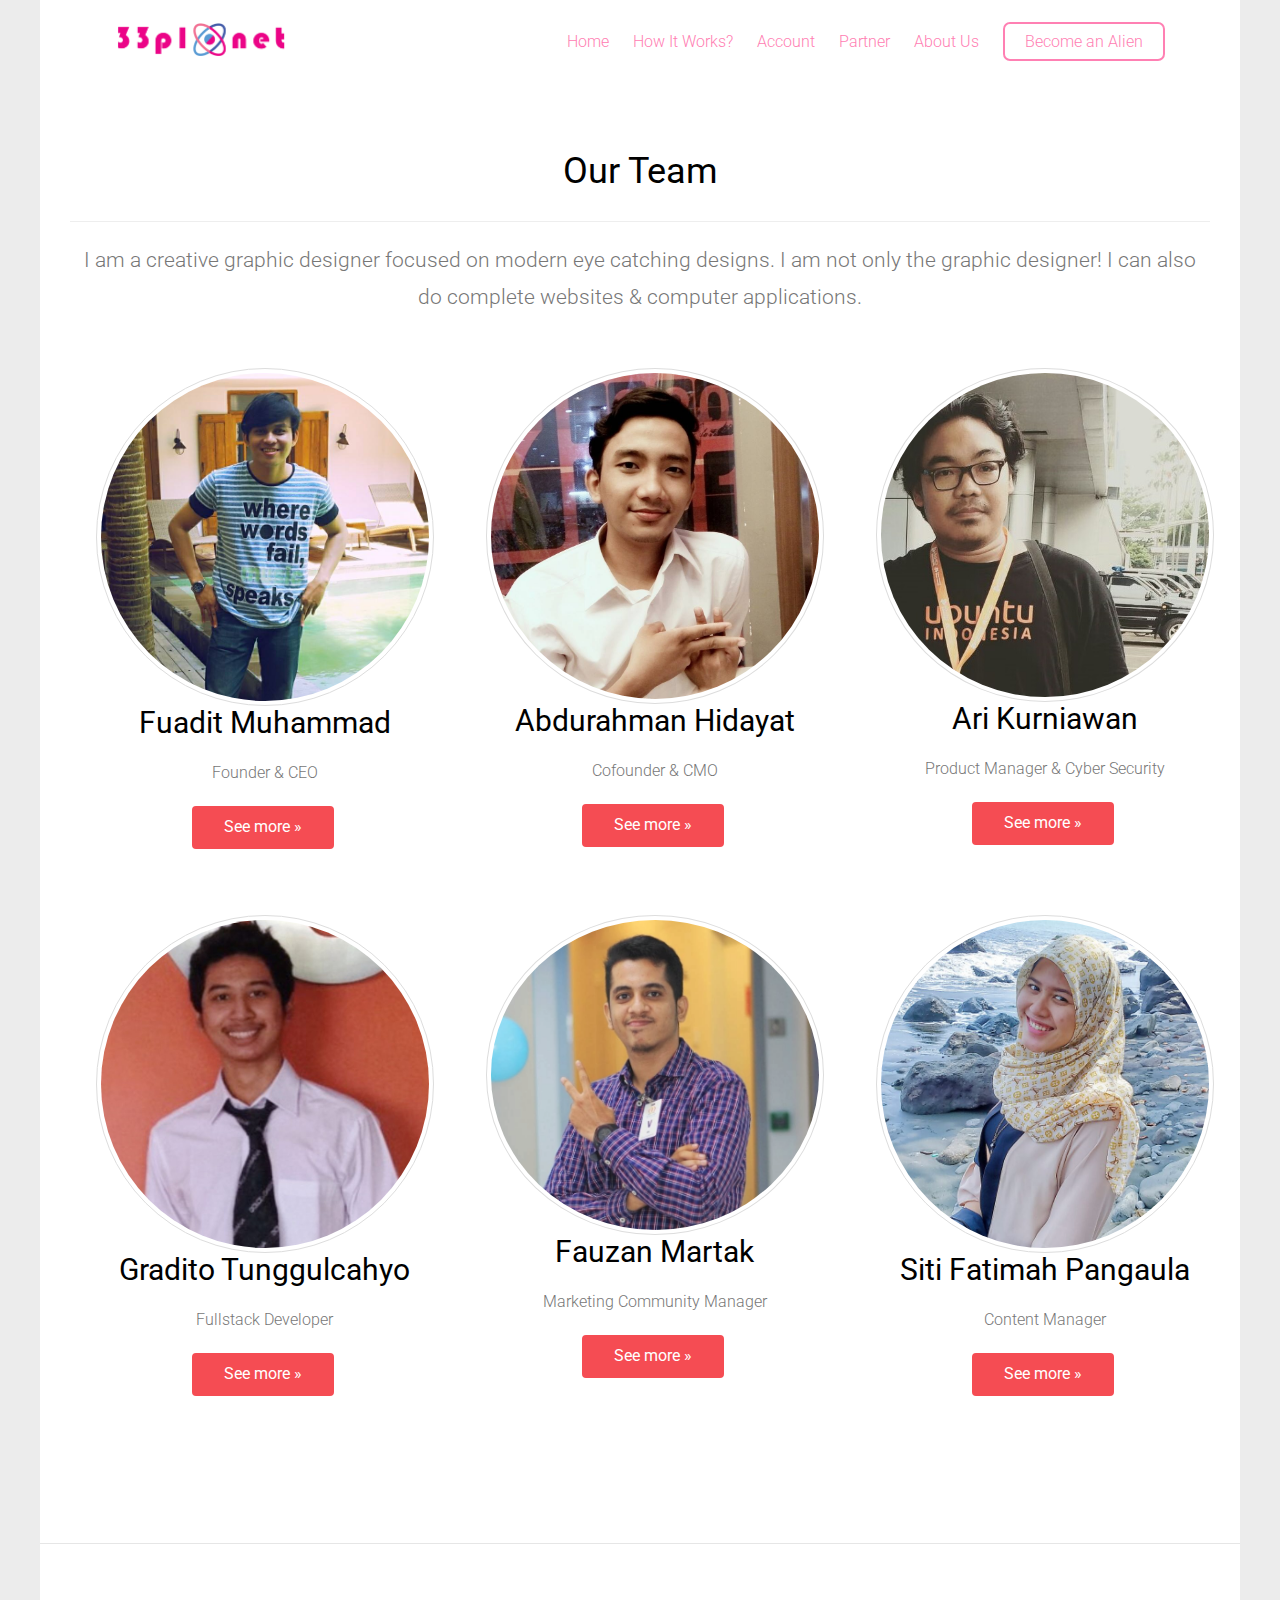
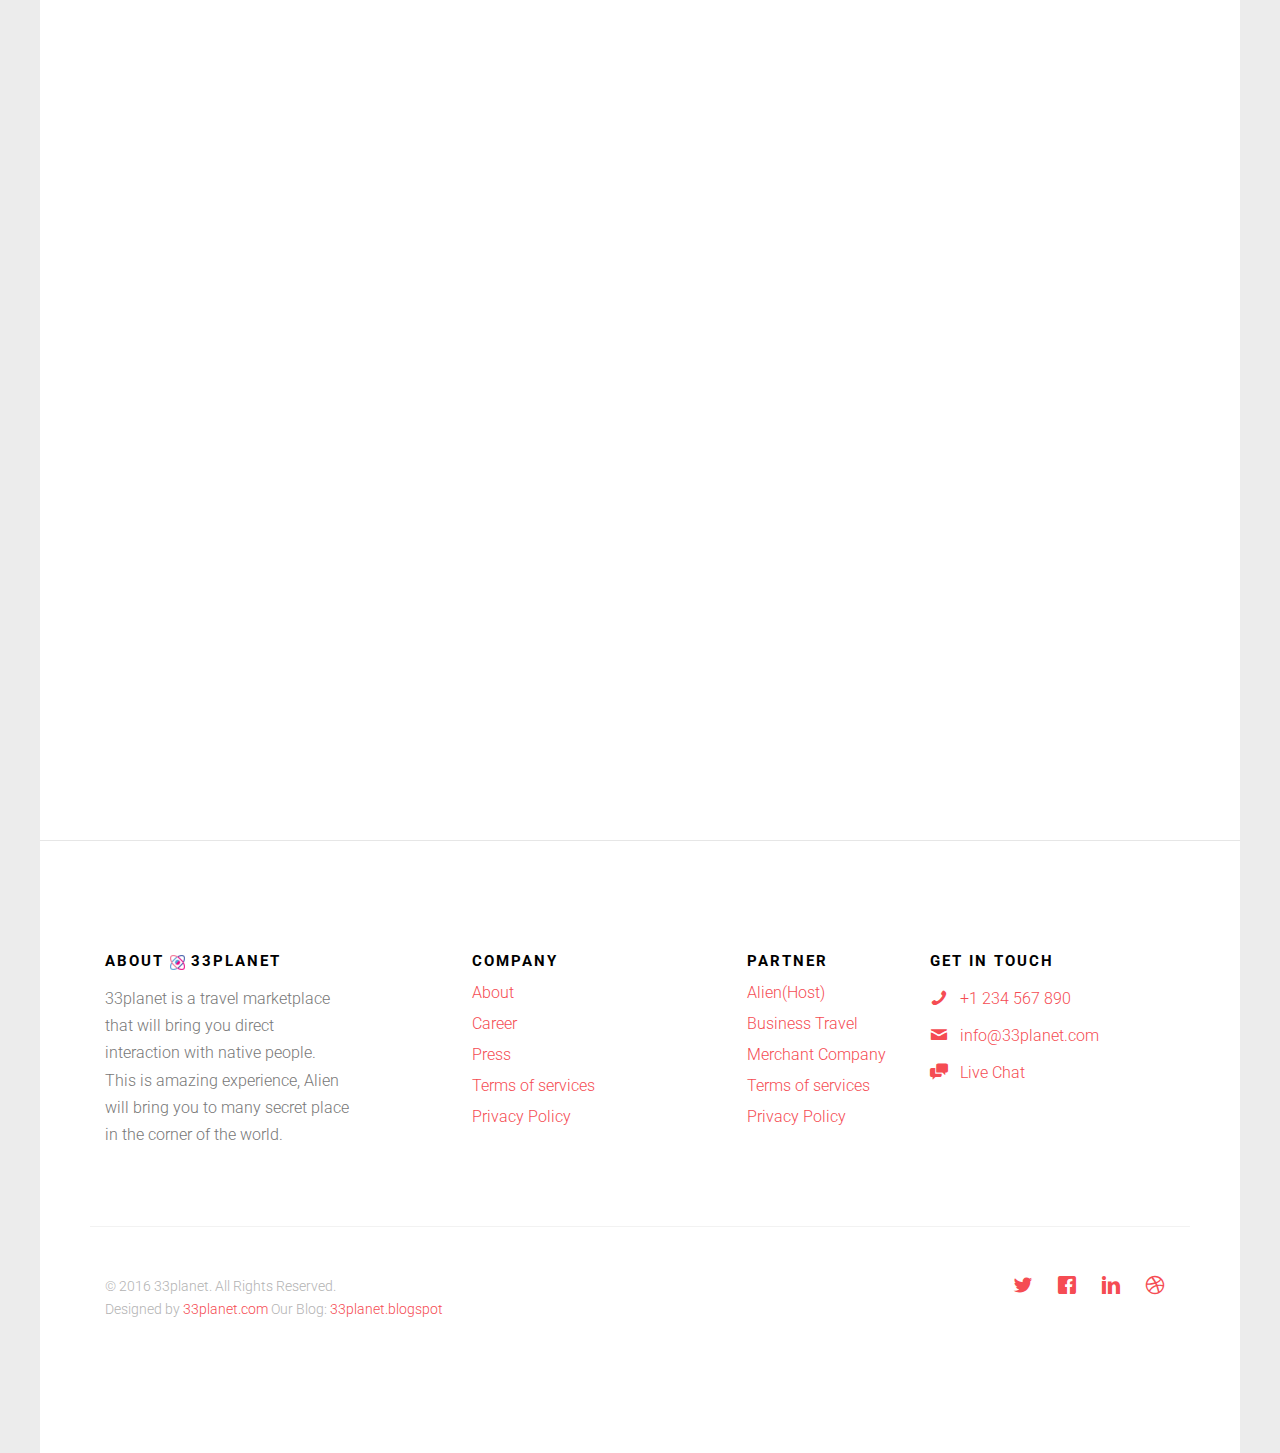
<file: aboutus.html>
<!DOCTYPE HTML>
<html>
	<head>
	<meta charset="utf-8">
	<meta http-equiv="X-UA-Compatible" content="IE=edge">
	<title>33planet &mdash; About Us</title>
	<meta name="viewport" content="width=device-width, initial-scale=1">
	<meta name="description" content="33planet" />
	<meta name="keywords" content="33planet, Team, About Us, Travel, Tourism, Tour Guide, Alien" />
	<meta name="author" content="33planet" />
	

  	<!-- Facebook and Twitter integration -->
	<meta property="og:title" content=""/>
	<meta property="og:image" content=""/>
	<meta property="og:url" content=""/>
	<meta property="og:site_name" content=""/>
	<meta property="og:description" content=""/>
	<meta name="twitter:title" content="" />
	<meta name="twitter:image" content="" />
	<meta name="twitter:url" content="" />
	<meta name="twitter:card" content="" />

	<link href="https://fonts.googleapis.com/css?family=Roboto:300,400,700" rel="stylesheet">
	
	<!-- Animate.css -->
	<link rel="stylesheet" href="css/animate.css">
	<!-- Icomoon Icon Fonts-->
	<link rel="stylesheet" href="css/icomoon.css">
	<!-- Themify Icons-->
	<link rel="stylesheet" href="css/themify-icons.css">
	<!-- Bootstrap  -->
	<link rel="stylesheet" href="css/bootstrap.css">

	<!-- Magnific Popup -->
	<link rel="stylesheet" href="css/magnific-popup.css">

	<!-- Owl Carousel  -->
	<link rel="stylesheet" href="css/owl.carousel.min.css">
	<link rel="stylesheet" href="css/owl.theme.default.min.css">

	<!-- Theme style  -->
	<link rel="stylesheet" href="css/style.css">

	<!-- Modernizr JS -->
	<script src="js/modernizr-2.6.2.min.js"></script>
	<!-- FOR IE9 below -->
	<!--[if lt IE 9]>
	<script src="js/respond.min.js"></script>
	<![endif]-->

	</head>
	<body>
		
	<div class="gtco-loader"></div>
	
	<div id="page">

	
	<div class="page-inner">
    <!--Navbar Container-->
	<nav class="gtco-navdit" role="navigation">
		<div class="gtco-container ">
			
			<div class="row">
				<div class="col-sm-4 col-xs-12">
					<div id="gtco-logo"><a href="index.html"><img src="images/33planettypography.png" width="170"></a></div>
				</div>
				<div class="col-xs-8 text-right menu-1">
					<ul>
						<li><a href="index.html">Home</a></li>
						<li><a href="tour.html">How It Works?</a></li>
						<li class="has-dropdown">
							<a href="#">Account</a>
							<ul class="dropdown">
								<li><a href="#">Sign Up</a></li>
								<li><a href="#">Log In</a></li>
								<li><a href="#">Help</a></li>
								<li><a href="#">Give Us Feedback</a></li>
							</ul>
						</li>
						<li><a href="pricing.html">Partner</a></li>
						<li><a href="aboutus.html">About Us</a></li>
						<li class="btn-cta has-dropdown"><a href="becomeanalien.html"><span>Become an Alien</span></a>
                            <ul class="dropdown">
                                <li>You could earn Rp 2,000,000 sharing your traveling service in Indonesia in a week. Become an Alien.</li>
                            </ul>
                        </li>
					</ul>
				</div>
			</div>
			
		</div>
	</nav>
    <!--/Navbar Container-->
        
        
    <!-- About Us - Team -->    
    <div id="gtco-features" class="border-bottom">
        <div class="container">
        <div class="page-header">
             <h1 class="text-center">Our Team</h1> 
        </div>
        <p class="lead text-center">I am a creative graphic designer focused on modern eye catching designs. I am not only the graphic designer! I can also do complete websites &amp; computer applications.</p>
        <div class="container">
             <div class="row stylish-panel">
                  <div class="col-md-4">
                     <div> <img src="images/fuadit.jpg" alt="Texto Alternativo" class="img-circle img-thumbnail">
                           <h2>Fuadit Muhammad</h2>
                           <p>Founder & CEO</p> <a href="#" class="btn btn-primary" title="See more">See more »</a> 
                      </div>
                  </div>
                  <div class="col-md-4">
                      <div> <img src="images/rahman.jpg" alt="Texto Alternativo" class="img-circle img-thumbnail">
                            <h2>Abdurahman Hidayat</h2>
                            <p>Cofounder & CMO</p> <a href="#" class="btn btn-primary" title="See more">See more »</a> 
                      </div>
                  </div>
                  <div class="col-md-4">
                       <div> <img src="images/ari.jpeg" alt="Texto Alternativo" class="img-circle img-thumbnail">
                            <h2>Ari Kurniawan</h2>
                            <p>Product Manager & Cyber Security </p> <a href="#" class="btn btn-primary" title="See more">See more »</a> 
                       </div>
                  </div>
              </div>
              <div class="row stylish-panel">
                  <div class="col-md-4">
                       <div> <img src="images/dadit.jpeg" alt="Texto Alternativo" class="img-circle img-thumbnail">
                             <h2>Gradito Tunggulcahyo</h2>
                             <p>Fullstack Developer </p> <a href="#" class="btn btn-primary" title="See more">See more »</a> 
                      </div>
                  </div>
                  <div class="col-md-4">
                      <div> <img src="images/fauzan.png" alt="Texto Alternativo" class="img-circle img-thumbnail">
                            <h2>Fauzan Martak</h2>
                            <p>Marketing Community Manager</p> <a href="#" class="btn btn-primary" title="See more">See more »</a> 
                      </div>
                  </div>
                  <div class="col-md-4">
                       <div> <img src="images/ula.png" alt="Texto Alternativo" class="img-circle img-thumbnail">
                             <h2>Siti Fatimah Pangaula</h2>
                             <p>Content Manager</p> <a href="#" class="btn btn-primary" title="See more">See more »</a> 
                      </div>
                  </div>
              </div>
          </div>
          </div>
       <!-- /container -->
        
    </div>
    <!-- About Us - Team -->
	
	
	<div class="gtco-section border-bottom">
		<div class="gtco-container">
			<div class="row">
				<div class="col-md-12">
					<div class="col-md-6 animate-box">
					<h3>Get In Touch</h3>
					<form action="#">
						<div class="row form-group">
							<div class="col-md-12">
								<label class="sr-only" for="name">Name</label>
								<input type="text" id="name" class="form-control" placeholder="Your firstname">
							</div>
							
						</div>

						<div class="row form-group">
							<div class="col-md-12">
								<label class="sr-only" for="email">Email</label>
								<input type="text" id="email" class="form-control" placeholder="Your email address">
							</div>
						</div>

						<div class="row form-group">
							<div class="col-md-12">
								<label class="sr-only" for="subject">Subject</label>
								<input type="text" id="subject" class="form-control" placeholder="Your subject of this message">
							</div>
						</div>

						<div class="row form-group">
							<div class="col-md-12">
								<label class="sr-only" for="message">Message</label>
								<textarea name="message" id="message" cols="30" rows="10" class="form-control" placeholder="Write us something"></textarea>
							</div>
						</div>
						<div class="form-group">
							<input type="submit" value="Send Message" class="btn btn-primary">
						</div>

					</form>		
				</div>
				<div class="col-md-5 col-md-push-1 animate-box">
					
					<div class="gtco-contact-info">
						<h3>Contact Information</h3>
						<ul>
							<li class="address">1007 Jakarta Pusat, <br> DKI Jakarta, Indonesia.</li>
							<li class="phone"><a href="tel://1234567920">+ 1235 2355 98</a></li>
							<li class="email"><a href="mailto:info@yoursite.com">info@33planet.com</a></li>
							<li class="url"><a href="http://33planet.com">33planet.com</a></li>
						</ul>
					</div>


				</div>
				</div>
			</div>
		</div>
	</div>

	<!-- Foooter -->
	<footer id="gtco-footer" role="contentinfo">
		<div class="gtco-container">
			<div class="row row-p	b-md">

				<div class="col-md-3">
					<div class="gtco-widget">
						<h3>About <span class="footer-logo"><img src="images/33planet.png" width="15"> 33planet</span></h3>
						<p>33planet is a travel marketplace that will bring you direct interaction with native people. This is amazing experience, Alien will bring you to many secret place in the corner of the world.</p>
					</div>
				</div>

				<div class="col-md-3 col-md-push-1">
					<div class="gtco-widget">
						<h3>Company</h3>
						<ul class="gtco-footer-links">
							<li><a href="#">About</a></li>
							<li><a href="#">Career</a></li>
							<li><a href="#">Press</a></li>
							<li><a href="#">Terms of services</a></li>
							<li><a href="#">Privacy Policy</a></li>
						</ul>
					</div>
				</div>
                
                <div class="col-md-3 col-md-push-1">
					<div class="gtco-widget">
						<h3>Partner</h3>
						<ul class="gtco-footer-links">
							<li><a href="#">Alien(Host)</a></li>
							<li><a href="#">Business Travel</a></li>
							<li><a href="#">Merchant Company</a></li>
							<li><a href="#">Terms of services</a></li>
							<li><a href="#">Privacy Policy</a></li>
						</ul>
					</div>
				</div>

				<div class="col-md-3">
					<div class="gtco-widget">
						<h3>Get In Touch</h3>
						<ul class="gtco-quick-contact">
							<li><a href="#"><i class="icon-phone"></i> +1 234 567 890</a></li>
							<li><a href="#"><i class="icon-mail2"></i> info@33planet.com</a></li>
							<li><a href="#"><i class="icon-chat"></i> Live Chat</a></li>
						</ul>
					</div>
				</div>

			</div>

			<div class="row copyright">
				<div class="col-md-12">
					<p class="pull-left">
						<small class="block">&copy; 2016 33planet. All Rights Reserved.</small> 
						<small class="block">Designed by <a href="http://33planet.com/" target="_blank">33planet.com</a> Our Blog: <a href="http://unsplash.co/" target="_blank">33planet.blogspot</a></small>
					</p>
					<p class="pull-right">
						<ul class="gtco-social-icons pull-right">
							<li><a href="#"><i class="icon-twitter"></i></a></li>
							<li><a href="#"><i class="icon-facebook"></i></a></li>
							<li><a href="#"><i class="icon-linkedin"></i></a></li>
							<li><a href="#"><i class="icon-dribbble"></i></a></li>
						</ul>
					</p>
				</div>
			</div>

		</div>
	</footer>
    <!-- /Footer -->
	</div>

	</div>

	<div class="gototop js-top">
		<a href="#" class="js-gotop"><i class="icon-arrow-up"></i></a>
	</div>
	
	<!-- jQuery -->
	<script src="js/jquery.min.js"></script>
	<!-- jQuery Easing -->
	<script src="js/jquery.easing.1.3.js"></script>
	<!-- Bootstrap -->
	<script src="js/bootstrap.min.js"></script>
	<!-- Waypoints -->
	<script src="js/jquery.waypoints.min.js"></script>
	<!-- Carousel -->
	<script src="js/owl.carousel.min.js"></script>
	<!-- countTo -->
	<script src="js/jquery.countTo.js"></script>
	<!-- Magnific Popup -->
	<script src="js/jquery.magnific-popup.min.js"></script>
	<script src="js/magnific-popup-options.js"></script>
	<!-- Main -->
	<script src="js/main.js"></script>

	</body>
</html>
</file>
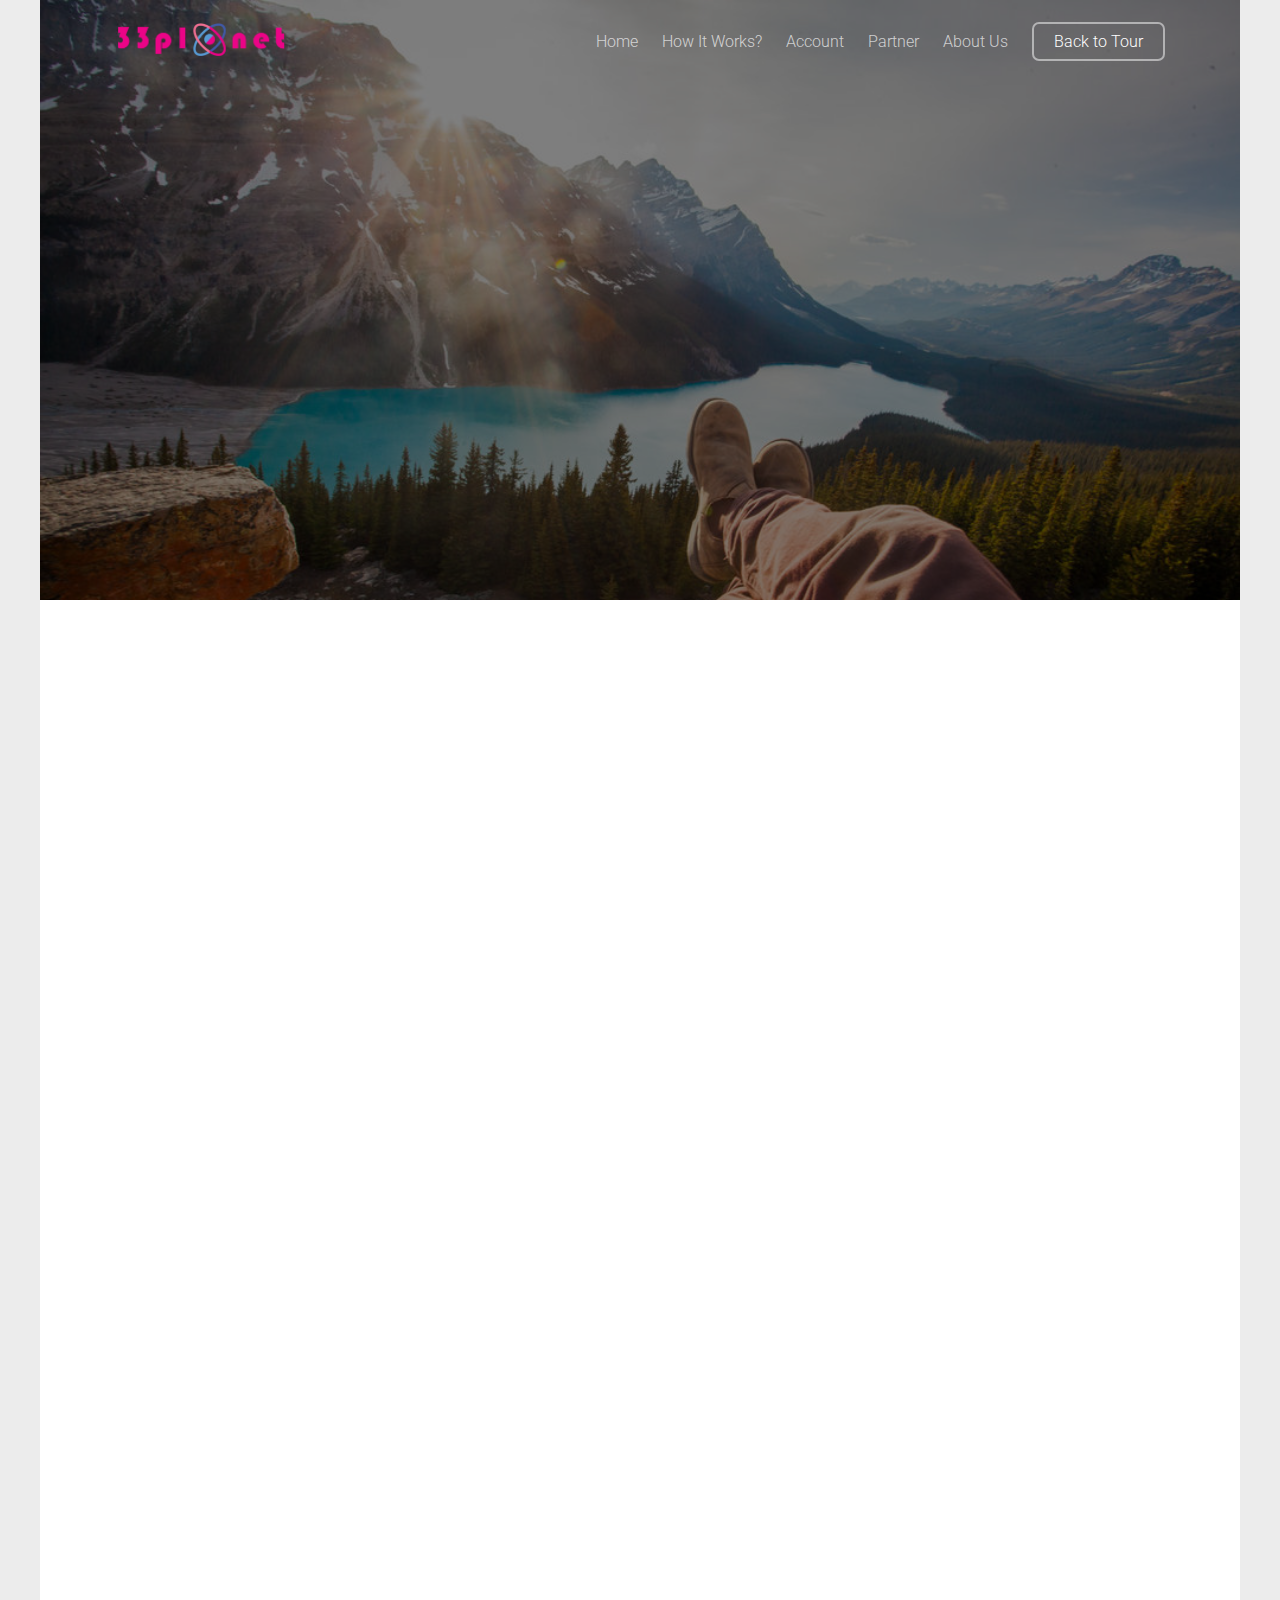
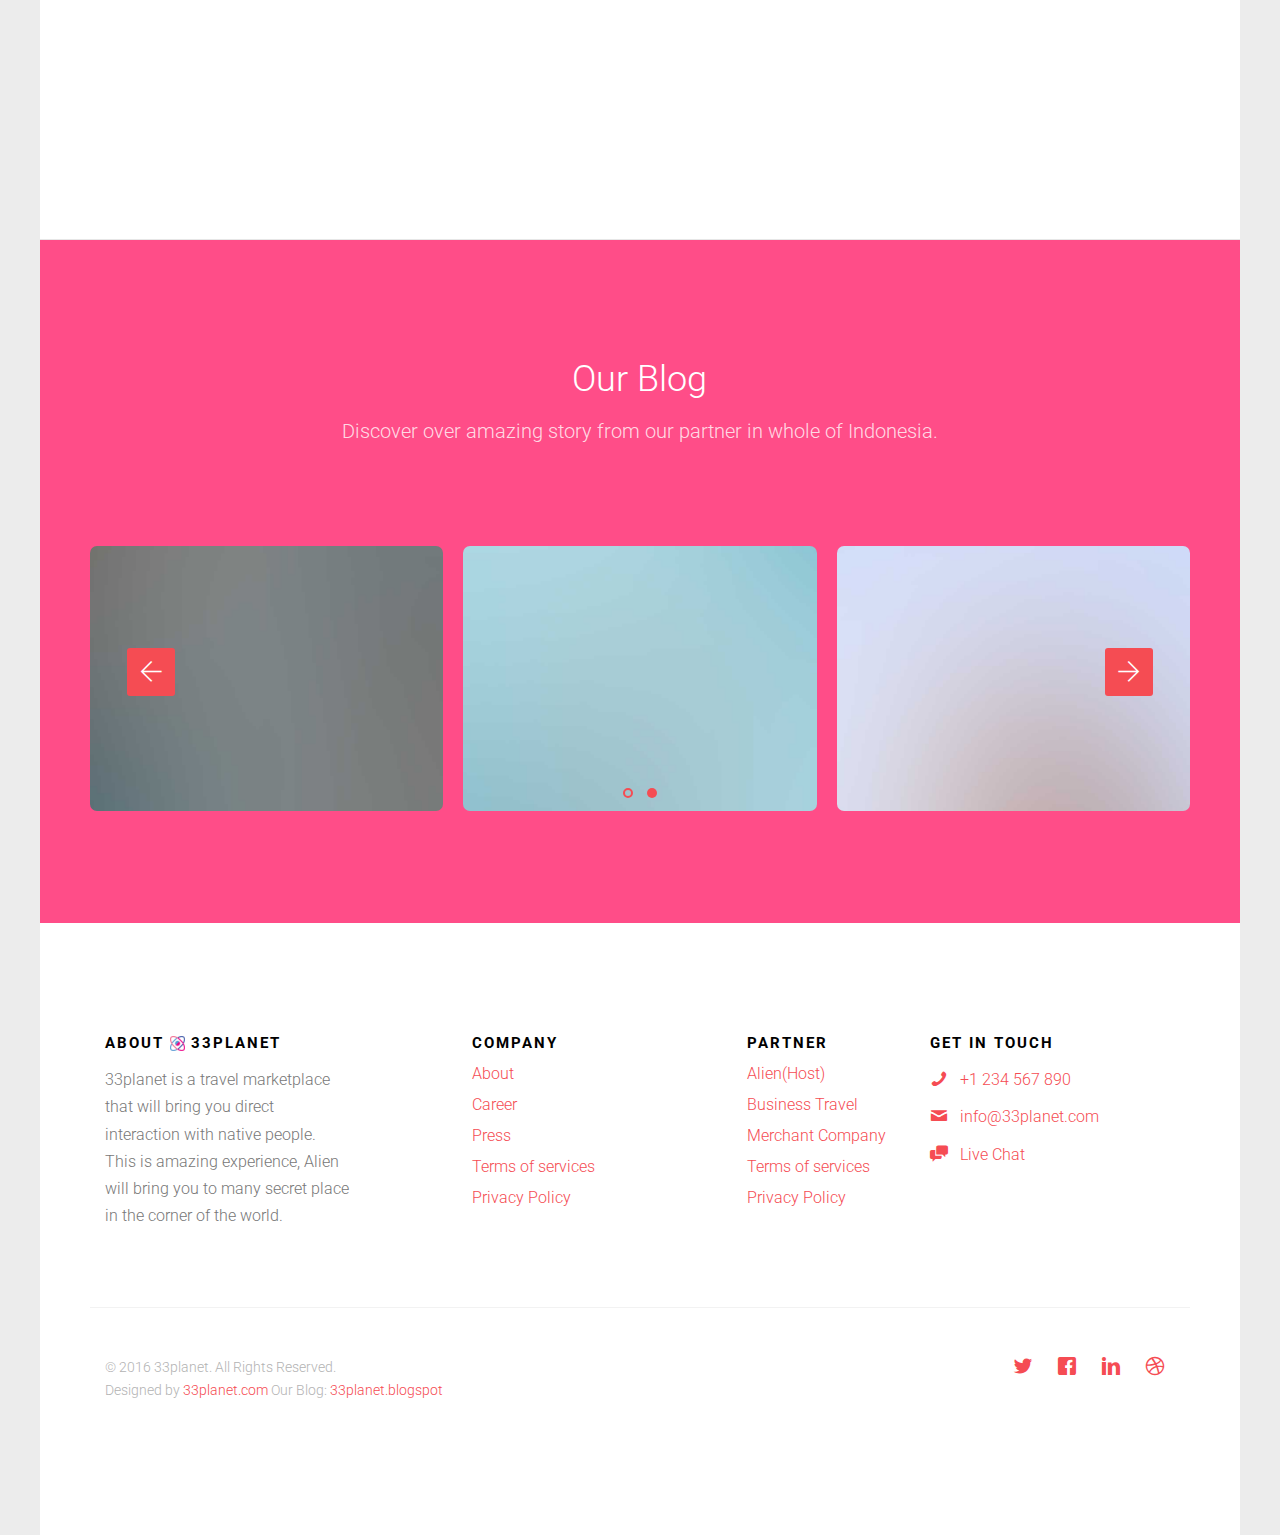
<file: becomeanalien.html>
<!DOCTYPE HTML>
<html>
	<head>
	<meta charset="utf-8">
	<meta http-equiv="X-UA-Compatible" content="IE=edge">
	<title>33planet &mdash; Become an Alien</title>
	<meta name="viewport" content="width=device-width, initial-scale=1">
	<meta name="description" content="33planet Alien Page" />
	<meta name="keywords" content="33planet, Alien, Indonesia, Travel Marketplace, Travel, Tourism, Beautiful Indonesia, Place, Indonesian Travel, Indonesian Travel Guide, Guide" />
	<meta name="author" content="33planet" />
	

  	<!-- Facebook and Twitter integration -->
	<meta property="og:title" content=""/>
	<meta property="og:image" content=""/>
	<meta property="og:url" content=""/>
	<meta property="og:site_name" content=""/>
	<meta property="og:description" content=""/>
	<meta name="twitter:title" content="" />
	<meta name="twitter:image" content="" />
	<meta name="twitter:url" content="" />
	<meta name="twitter:card" content="" />

	<link href="https://fonts.googleapis.com/css?family=Roboto:300,400,700" rel="stylesheet">
	
	<!-- Animate.css -->
	<link rel="stylesheet" href="css/animate.css">
	<!-- Icomoon Icon Fonts-->
	<link rel="stylesheet" href="css/icomoon.css">
	<!-- Themify Icons-->
	<link rel="stylesheet" href="css/themify-icons.css">
	<!-- Bootstrap  -->
	<link rel="stylesheet" href="css/bootstrap.css">

	<!-- Magnific Popup -->
	<link rel="stylesheet" href="css/magnific-popup.css">

	<!-- Owl Carousel  -->
	<link rel="stylesheet" href="css/owl.carousel.min.css">
	<link rel="stylesheet" href="css/owl.theme.default.min.css">

	<!-- Theme style  -->
	<link rel="stylesheet" href="css/style.css">

	<!-- Modernizr JS -->
	<script src="js/modernizr-2.6.2.min.js"></script>
	<!-- FOR IE9 below -->
	<!--[if lt IE 9]>
	<script src="js/respond.min.js"></script>
	<![endif]-->

	</head>
	<body>
		
	<div class="gtco-loader"></div>
	
	<div id="page">

	
	<div class="page-inner">
        
    <!-- navbar -->
	<nav class="gtco-nav" role="navigation">
		<div class="gtco-container">
			
			<div class="row">
				<div class="col-sm-4 col-xs-12">
					<div id="gtco-logo"><a href="index.html"><img src="images/33planettypography.png" width="170"></a></div>
				</div>
				<div class="col-xs-8 text-right menu-1">
					<ul>
						<li><a href="index.html">Home</a></li>
						<li><a href="tour.html">How It Works?</a></li>
						<li class="has-dropdown">
							<a href="#">Account</a>
							<ul class="dropdown">
								<li><a href="login.html">Sign Up</a></li>
								<li><a href="login.html">Log In</a></li>
								<li><a href="#">Help</a></li>
								<li><a href="#">Give Us Feedback</a></li>
							</ul>
						</li>
						<li><a href="pricing.html">Partner</a></li>
						<li><a href="aboutus.html">About Us</a></li>
						<li class="btn-cta has-dropdown"><a href="index.html"><span>Back to Tour</span></a>
                            <ul class="dropdown">
                                <li>Find more amazing destination that will give more story in your life.</li>
                            </ul>
                        </li>
					</ul>
				</div>
			</div>
			
		</div>
	</nav>
    <!--/navbar-->
	
    <!--Header-->
	<header id="gtco-header" class="gtco-cover gtco-cover-sm" role="banner" style="background-image: url(images/Alien.jpg)">
		<div class="overlay"></div>
		<div class="gtco-container">
			<div class="row">
				<div class="col-md-12 col-md-offset-0 text-left">
					

					<div class="row row-mt-15em">
						<div class="col-md-7 mt-text animate-box" data-animate-effect="fadeInUp">
							<span class="intro-text-small">Alien is Amazing Guide</span>
                            <h2 class="tagline">Sharing your traveling service in Indonesia, and earning</h2> 
                            <h1>IDR 2000000</h1>
                            <h2 class="tagline">per week.</h2>
						</div>
					</div>
                    
                    <div class="row">
                         <div class="col-md-12 center-block animate-box" data-animate-effect="fadeInDown">
                            <section class="feature-center">
                            <button id="js-trigger-overlay" type="button">Become an Alien</button>
                            </section>
                        </div>
                    </div>
							
				</div>
			</div>
		</div>
	</header>
	<!--Header-->
	
    <!--About Alien-->
	<div id="gtco-features" class="border-bottom">
		<div class="gtco-container">
			<div class="row">
				<div class="col-md-8 col-md-offset-2 text-center gtco-heading animate-box">
					<h2>About Alien</h2>
					<p>Alien is a host or tour guide on the 33planet platform. Here you can increase revenue while traveling. Provide the best performance to the visitors, and earn attractive income in each week.</p>
				</div>
			</div>
			<div class="row">
				<div class="col-md-4 col-sm-8">
					<div class="feature-center animate-box" data-animate-effect="fadeIn">
						<span class="icon">
							<i class="ti-user"></i>
						</span>
						<h3>Hiring Everyone</h3>
						<p>Dignissimos asperiores vitae velit veniam totam fuga molestias accusamus alias autem provident. </p>
					</div>
				</div>
				<div class="col-md-4 col-sm-8">
					<div class="feature-center animate-box" data-animate-effect="fadeIn">
						<span class="icon">
							<i class="ti-stats-up"></i>
						</span>
						<h3>Rating</h3>
						<p>Dignissimos asperiores vitae velit veniam totam fuga molestias accusamus alias autem provident. </p>
					</div>
				</div>
				<div class="col-md-4 col-sm-8">
					<div class="feature-center animate-box" data-animate-effect="fadeIn">
						<span class="icon">
							<i class="ti-money"></i>
						</span>
						<h3>Withdrawal</h3>
						<p>Dignissimos asperiores vitae velit veniam totam fuga molestias accusamus alias autem provident. </p>
					</div>
				</div>
            </div>
            
            <div class="row">
				<div class="col-md-8 col-md-offset-2 text-center gtco-heading animate-box">
					<h3 class="service">What service you can share?</h3>
				</div>
			</div>
            
            <div class="row">
				<div class="col-md-3 col-sm-6">
					<div class="feature-center animate-box" data-animate-effect="fadeIn">
						<span class="icon">
							<i class="ti-bell"></i>
						</span>
						<h3>Room Service</h3>
						<p>Dignissimos asperiores vitae velit veniam totam fuga molestias accusamus alias autem provident. </p>
					</div>
				</div>
				<div class="col-md-3 col-sm-6">
					<div class="feature-center animate-box" data-animate-effect="fadeIn">
						<span class="icon">
							<i class="ti-bag"></i>
						</span>
						<h3>Guide</h3>
						<p>Dignissimos asperiores vitae velit veniam totam fuga molestias accusamus alias autem provident. </p>
					</div>
				</div>
				<div class="col-md-3 col-sm-6">
					<div class="feature-center animate-box" data-animate-effect="fadeIn">
						<span class="icon">
							<i class="ti-ticket"></i>
						</span>
						<h3>Destination Ticket</h3>
						<p>Dignissimos asperiores vitae velit veniam totam fuga molestias accusamus alias autem provident. </p>
					</div>
				</div>
				<div class="col-md-3 col-sm-6">
					<div class="feature-center animate-box" data-animate-effect="fadeIn">
						<span class="icon">
							<i class="ti-star"></i>
						</span>
						<h3>Travel Package</h3>
						<p>Dignissimos asperiores vitae velit veniam totam fuga molestias accusamus alias autem provident. </p>
					</div>
				</div>
			</div>
		</div>
	</div>

	
    <!--Our Blog -->
	<div id="gtco-products">
		<div class="gtco-container">
			<div class="row">
				<div class="col-md-8 col-md-offset-2 text-center gtco-heading">
					<h2>Our Blog</h2>
					<p>Discover over amazing story from our partner in whole of Indonesia.</p>
				</div>
			</div>
			<div class="row">
				<div class="owl-carousel owl-carousel-carousel">
					<div class="item">
						<a href="#"><img src="images/img_1.jpg" alt="Free HTML5 Bootstrap Template by FreeHTML5.co"></a>
					</div>
					<div class="item">
						<a href="#"><img src="images/img_2.jpg" alt="Free HTML5 Bootstrap Template by FreeHTML5.co"></a>
					</div>
					<div class="item">
						<a href="#"><img src="images/img_3.jpg" alt="Free HTML5 Bootstrap Template by FreeHTML5.co"></a>
					</div>
					<div class="item">
						<a href="#"><img src="images/img_4.jpg" alt="Free HTML5 Bootstrap Template by FreeHTML5.co"></a>
					</div>
				</div>
			</div>
		</div>
	</div>
    <!-- /Our Blog -->


    <!-- Foooter -->
	<footer id="gtco-footer" role="contentinfo">
		<div class="gtco-container">
			<div class="row row-p	b-md">

				<div class="col-md-3">
					<div class="gtco-widget">
						<h3>About <span class="footer-logo"><img src="images/33planet.png" width="15"> 33planet</span></h3>
						<p>33planet is a travel marketplace that will bring you direct interaction with native people. This is amazing experience, Alien will bring you to many secret place in the corner of the world.</p>
					</div>
				</div>

				<div class="col-md-3 col-md-push-1">
					<div class="gtco-widget">
						<h3>Company</h3>
						<ul class="gtco-footer-links">
							<li><a href="#">About</a></li>
							<li><a href="#">Career</a></li>
							<li><a href="#">Press</a></li>
							<li><a href="#">Terms of services</a></li>
							<li><a href="#">Privacy Policy</a></li>
						</ul>
					</div>
				</div>
                
                <div class="col-md-3 col-md-push-1">
					<div class="gtco-widget">
						<h3>Partner</h3>
						<ul class="gtco-footer-links">
							<li><a href="#">Alien(Host)</a></li>
							<li><a href="#">Business Travel</a></li>
							<li><a href="#">Merchant Company</a></li>
							<li><a href="#">Terms of services</a></li>
							<li><a href="#">Privacy Policy</a></li>
						</ul>
					</div>
				</div>

				<div class="col-md-3">
					<div class="gtco-widget">
						<h3>Get In Touch</h3>
						<ul class="gtco-quick-contact">
							<li><a href="#"><i class="icon-phone"></i> +1 234 567 890</a></li>
							<li><a href="#"><i class="icon-mail2"></i> info@33planet.com</a></li>
							<li><a href="#"><i class="icon-chat"></i> Live Chat</a></li>
						</ul>
					</div>
				</div>

			</div>

			<div class="row copyright">
				<div class="col-md-12">
					<p class="pull-left">
						<small class="block">&copy; 2016 33planet. All Rights Reserved.</small> 
						<small class="block">Designed by <a href="http://33planet.com/" target="_blank">33planet.com</a> Our Blog: <a href="http://unsplash.co/" target="_blank">33planet.blogspot</a></small>
					</p>
					<p class="pull-right">
						<ul class="gtco-social-icons pull-right">
							<li><a href="#"><i class="icon-twitter"></i></a></li>
							<li><a href="#"><i class="icon-facebook"></i></a></li>
							<li><a href="#"><i class="icon-linkedin"></i></a></li>
							<li><a href="#"><i class="icon-dribbble"></i></a></li>
						</ul>
					</p>
				</div>
			</div>

		</div>
	</footer>
    <!-- /Footer -->
	</div>

	</div>

	<div class="gototop js-top">
		<a href="#" class="js-gotop"><i class="icon-arrow-up"></i></a>
	</div>
	
	<!-- jQuery -->
	<script src="js/jquery.min.js"></script>
	<!-- jQuery Easing -->
	<script src="js/jquery.easing.1.3.js"></script>
	<!-- Bootstrap -->
	<script src="js/bootstrap.min.js"></script>
	<!-- Waypoints -->
	<script src="js/jquery.waypoints.min.js"></script>
	<!-- Carousel -->
	<script src="js/owl.carousel.min.js"></script>
	<!-- countTo -->
	<script src="js/jquery.countTo.js"></script>
	<!-- Magnific Popup -->
	<script src="js/jquery.magnific-popup.min.js"></script>
	<script src="js/magnific-popup-options.js"></script>
	<!-- Main -->
	<script src="js/main.js"></script>

	</body>
</html>
</file>
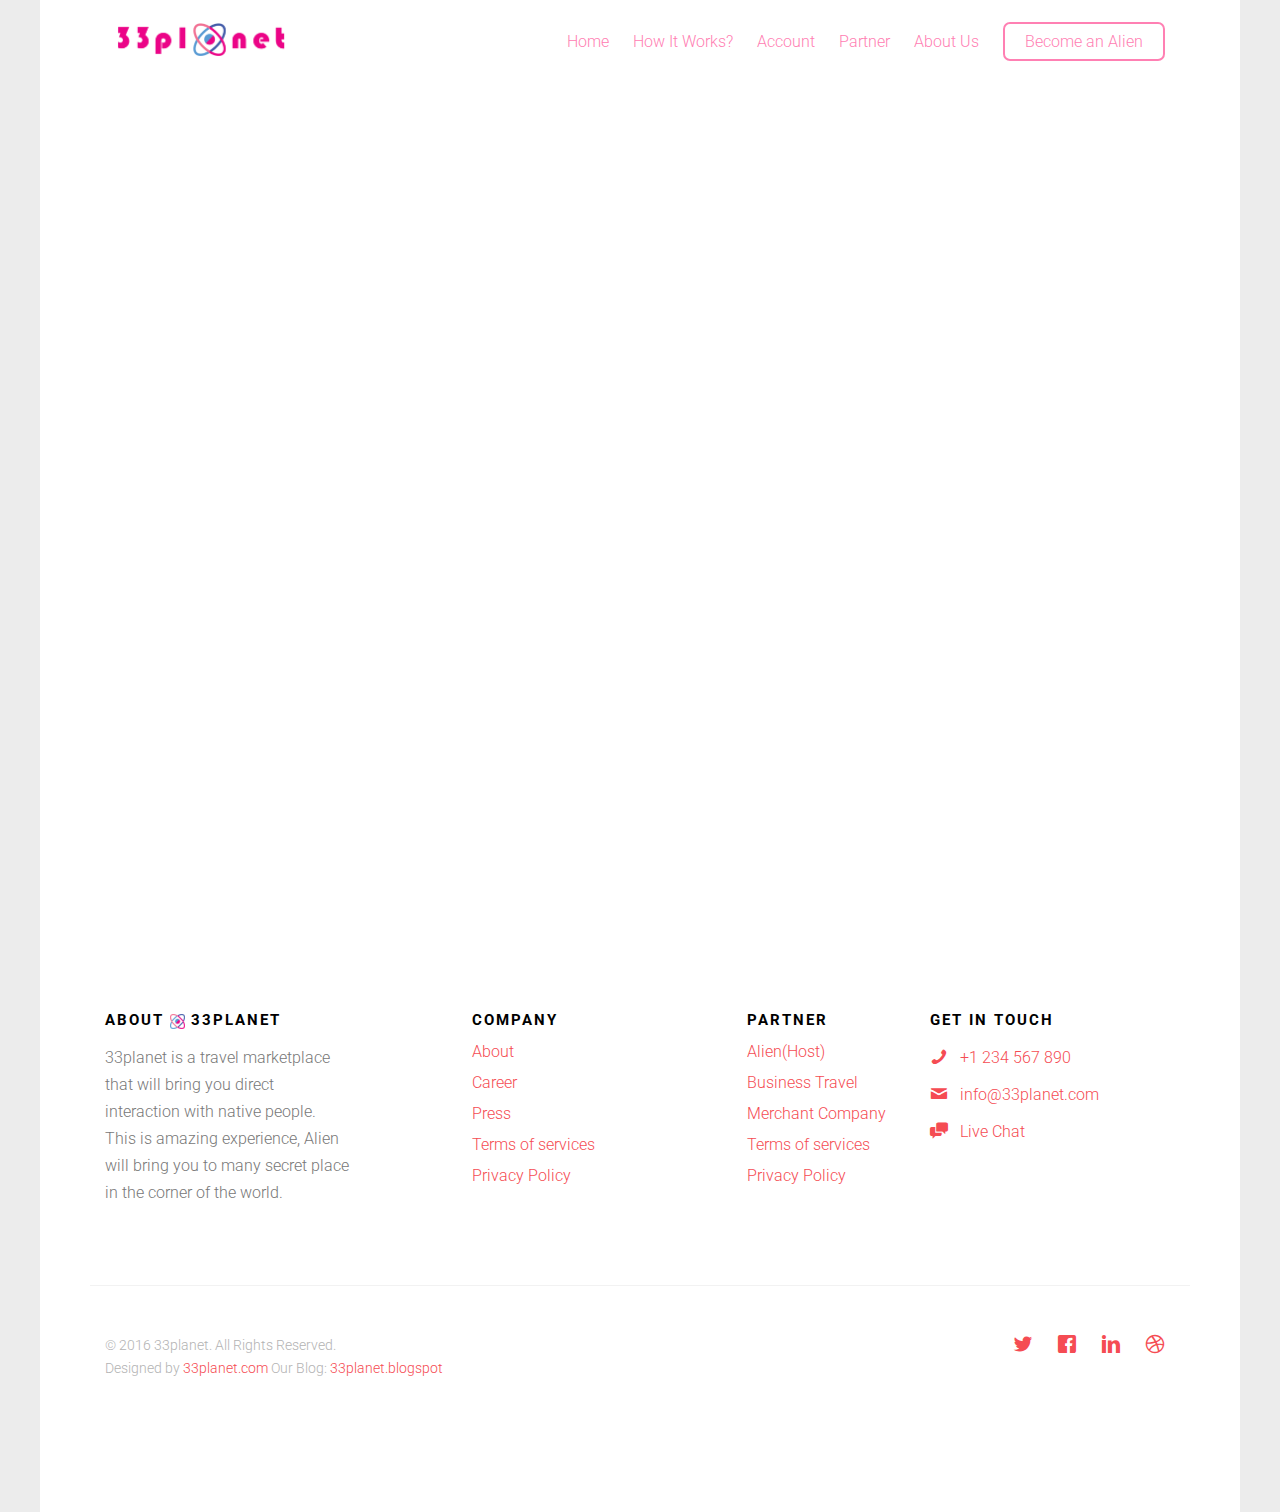
<file: login.html>
<!DOCTYPE HTML>
<html>
	<head>
	<meta charset="utf-8">
	<meta http-equiv="X-UA-Compatible" content="IE=edge">
	<title>33planet &mdash; Log In & Sign Up</title>
	<meta name="viewport" content="width=device-width, initial-scale=1">
	<meta name="description" content="33planet" />
	<meta name="keywords" content="33planet, Team, About Us, Travel, Tourism, Tour Guide, Alien" />
	<meta name="author" content="33planet" />
	

  	<!-- Facebook and Twitter integration -->
	<meta property="og:title" content=""/>
	<meta property="og:image" content=""/>
	<meta property="og:url" content=""/>
	<meta property="og:site_name" content=""/>
	<meta property="og:description" content=""/>
	<meta name="twitter:title" content="" />
	<meta name="twitter:image" content="" />
	<meta name="twitter:url" content="" />
	<meta name="twitter:card" content="" />

	<link href="https://fonts.googleapis.com/css?family=Roboto:300,400,700" rel="stylesheet">
	
	<!-- Animate.css -->
	<link rel="stylesheet" href="css/animate.css">
	<!-- Icomoon Icon Fonts-->
	<link rel="stylesheet" href="css/icomoon.css">
	<!-- Themify Icons-->
	<link rel="stylesheet" href="css/themify-icons.css">
	<!-- Bootstrap  -->
	<link rel="stylesheet" href="css/bootstrap.css">

	<!-- Magnific Popup -->
	<link rel="stylesheet" href="css/magnific-popup.css">

	<!-- Owl Carousel  -->
	<link rel="stylesheet" href="css/owl.carousel.min.css">
	<link rel="stylesheet" href="css/owl.theme.default.min.css">

	<!-- Theme style  -->
	<link rel="stylesheet" href="css/style.css">

	<!-- Modernizr JS -->
	<script src="js/modernizr-2.6.2.min.js"></script>
	<!-- FOR IE9 below -->
	<!--[if lt IE 9]>
	<script src="js/respond.min.js"></script>
	<![endif]-->

	</head>
	<body>
		
	<div class="gtco-loader"></div>
	
	<div id="page">

	
	<div class="page-inner">
    <!--Navbar Container-->
	<nav class="gtco-navdit" role="navigation">
		<div class="gtco-container ">
			
			<div class="row">
				<div class="col-sm-4 col-xs-12">
					<div id="gtco-logo"><a href="index.html"><img src="images/33planettypography.png" width="170"></a></div>
				</div>
				<div class="col-xs-8 text-right menu-1">
					<ul>
						<li><a href="index.html">Home</a></li>
						<li><a href="tour.html">How It Works?</a></li>
						<li class="has-dropdown">
							<a href="#">Account</a>
							<ul class="dropdown">
								<li><a href="#">Sign Up</a></li>
								<li><a href="#">Log In</a></li>
								<li><a href="#">Help</a></li>
								<li><a href="#">Give Us Feedback</a></li>
							</ul>
						</li>
						<li><a href="pricing.html">Partner</a></li>
						<li><a href="aboutus.html">About Us</a></li>
						<li class="btn-cta has-dropdown"><a href="becomeanalien.html"><span>Become an Alien</span></a>
                            <ul class="dropdown">
                                <li>You could earn Rp 2,000,000 sharing your traveling service in Indonesia in a week. Become an Alien.</li>
                            </ul>
                        </li>
					</ul>
				</div>
			</div>
			
		</div>
	</nav>
    <!--/Navbar Container-->
        
        
    <!-- Header & Summary -->
	<header id="gtco-header" class="gtco-cover">
		<div class="statis"></div>
		<div class="gtco-container">
			<div class="row">
				<div class="col-md-12 col-md-offset-2 text-left">
					

					<div class="row row-mt-15em">
                        
                        <!--Sign Up dan Log In-->
						<div class="col-md-6 col-md-push-1 animate-box" data-animate-effect="fadeInRight">
							<div class="form-wrap">
								<div class="tab">
									<ul class="tab-menu">
										<li class="active gtco-first"><a href="#" data-tab="signup">Sign up</a></li>
										<li class="gtco-second"><a href="#" data-tab="login">Login</a></li>
									</ul>
									<div class="tab-content">
										<div class="tab-content-inner active" data-content="signup">
											<form action="#">
												<div class="row form-group">
													<div class="col-md-6">
														<label for="username">First Name</label>
														<input type="text" class="form-control" id="username">
													</div>
                                                    <div class="col-md-6">
                                                        <label for="username">Last Name</label>
                                                        <input type="text" class="form-control" id="username">
                                                    </div>
												</div>
                                                <div class="row form-group">
													<div class="col-md-12">
														<label for="username">Email</label>
														<input type="text" class="form-control" id="username">
													</div>
												</div>
												<div class="row form-group">
													<div class="col-md-12">
														<label for="password">Password</label>
														<input type="password" class="form-control" id="password">
													</div>
												</div>
												<div class="row form-group">
													<div class="col-md-12">
														<label for="password2">Repeat Password</label>
														<input type="password" class="form-control" id="password2">
													</div>
												</div>

												<div class="row form-group">
													<div class="col-md-12">
														<input type="submit" class="btn btn-primary" value="Sign up">
													</div>
												</div>
											</form>	
										</div>

										<div class="tab-content-inner" data-content="login">
											<form action="#">
												<div class="row form-group">
													<div class="col-md-12">
														<label for="username">Email</label>
														<input type="text" class="form-control" id="username">
													</div>
												</div>
												<div class="row form-group">
													<div class="col-md-12">
														<label for="password">Password</label>
														<input type="password" class="form-control" id="password">
													</div>
												</div>

												<div class="row form-group">
													<div class="col-md-12">
														<input type="submit" class="btn btn-primary" value="Login">
													</div>
												</div>
											</form>	
										</div>

									</div>
								</div>
							</div>
						</div><!--Sign Up dan Login Abisnya disini-->
					</div>
							
					
				</div>
			</div>
		</div>
	</header>
    <!-- /Header & Summary -->
	
	
	

	<!-- Foooter -->
	<footer id="gtco-footer" role="contentinfo">
		<div class="gtco-container">
			<div class="row row-p	b-md">

				<div class="col-md-3">
					<div class="gtco-widget">
						<h3>About <span class="footer-logo"><img src="images/33planet.png" width="15"> 33planet</span></h3>
						<p>33planet is a travel marketplace that will bring you direct interaction with native people. This is amazing experience, Alien will bring you to many secret place in the corner of the world.</p>
					</div>
				</div>

				<div class="col-md-3 col-md-push-1">
					<div class="gtco-widget">
						<h3>Company</h3>
						<ul class="gtco-footer-links">
							<li><a href="#">About</a></li>
							<li><a href="#">Career</a></li>
							<li><a href="#">Press</a></li>
							<li><a href="#">Terms of services</a></li>
							<li><a href="#">Privacy Policy</a></li>
						</ul>
					</div>
				</div>
                
                <div class="col-md-3 col-md-push-1">
					<div class="gtco-widget">
						<h3>Partner</h3>
						<ul class="gtco-footer-links">
							<li><a href="#">Alien(Host)</a></li>
							<li><a href="#">Business Travel</a></li>
							<li><a href="#">Merchant Company</a></li>
							<li><a href="#">Terms of services</a></li>
							<li><a href="#">Privacy Policy</a></li>
						</ul>
					</div>
				</div>

				<div class="col-md-3">
					<div class="gtco-widget">
						<h3>Get In Touch</h3>
						<ul class="gtco-quick-contact">
							<li><a href="#"><i class="icon-phone"></i> +1 234 567 890</a></li>
							<li><a href="#"><i class="icon-mail2"></i> info@33planet.com</a></li>
							<li><a href="#"><i class="icon-chat"></i> Live Chat</a></li>
						</ul>
					</div>
				</div>

			</div>

			<div class="row copyright">
				<div class="col-md-12">
					<p class="pull-left">
						<small class="block">&copy; 2016 33planet. All Rights Reserved.</small> 
						<small class="block">Designed by <a href="http://33planet.com/" target="_blank">33planet.com</a> Our Blog: <a href="http://unsplash.co/" target="_blank">33planet.blogspot</a></small>
					</p>
					<p class="pull-right">
						<ul class="gtco-social-icons pull-right">
							<li><a href="#"><i class="icon-twitter"></i></a></li>
							<li><a href="#"><i class="icon-facebook"></i></a></li>
							<li><a href="#"><i class="icon-linkedin"></i></a></li>
							<li><a href="#"><i class="icon-dribbble"></i></a></li>
						</ul>
					</p>
				</div>
			</div>

		</div>
	</footer>
    <!-- /Footer -->
	</div>

	</div>

	<div class="gototop js-top">
		<a href="#" class="js-gotop"><i class="icon-arrow-up"></i></a>
	</div>
	
	<!-- jQuery -->
	<script src="js/jquery.min.js"></script>
	<!-- jQuery Easing -->
	<script src="js/jquery.easing.1.3.js"></script>
	<!-- Bootstrap -->
	<script src="js/bootstrap.min.js"></script>
	<!-- Waypoints -->
	<script src="js/jquery.waypoints.min.js"></script>
	<!-- Carousel -->
	<script src="js/owl.carousel.min.js"></script>
	<!-- countTo -->
	<script src="js/jquery.countTo.js"></script>
	<!-- Magnific Popup -->
	<script src="js/jquery.magnific-popup.min.js"></script>
	<script src="js/magnific-popup-options.js"></script>
	<!-- Main -->
	<script src="js/main.js"></script>

	</body>
</html>
</file>
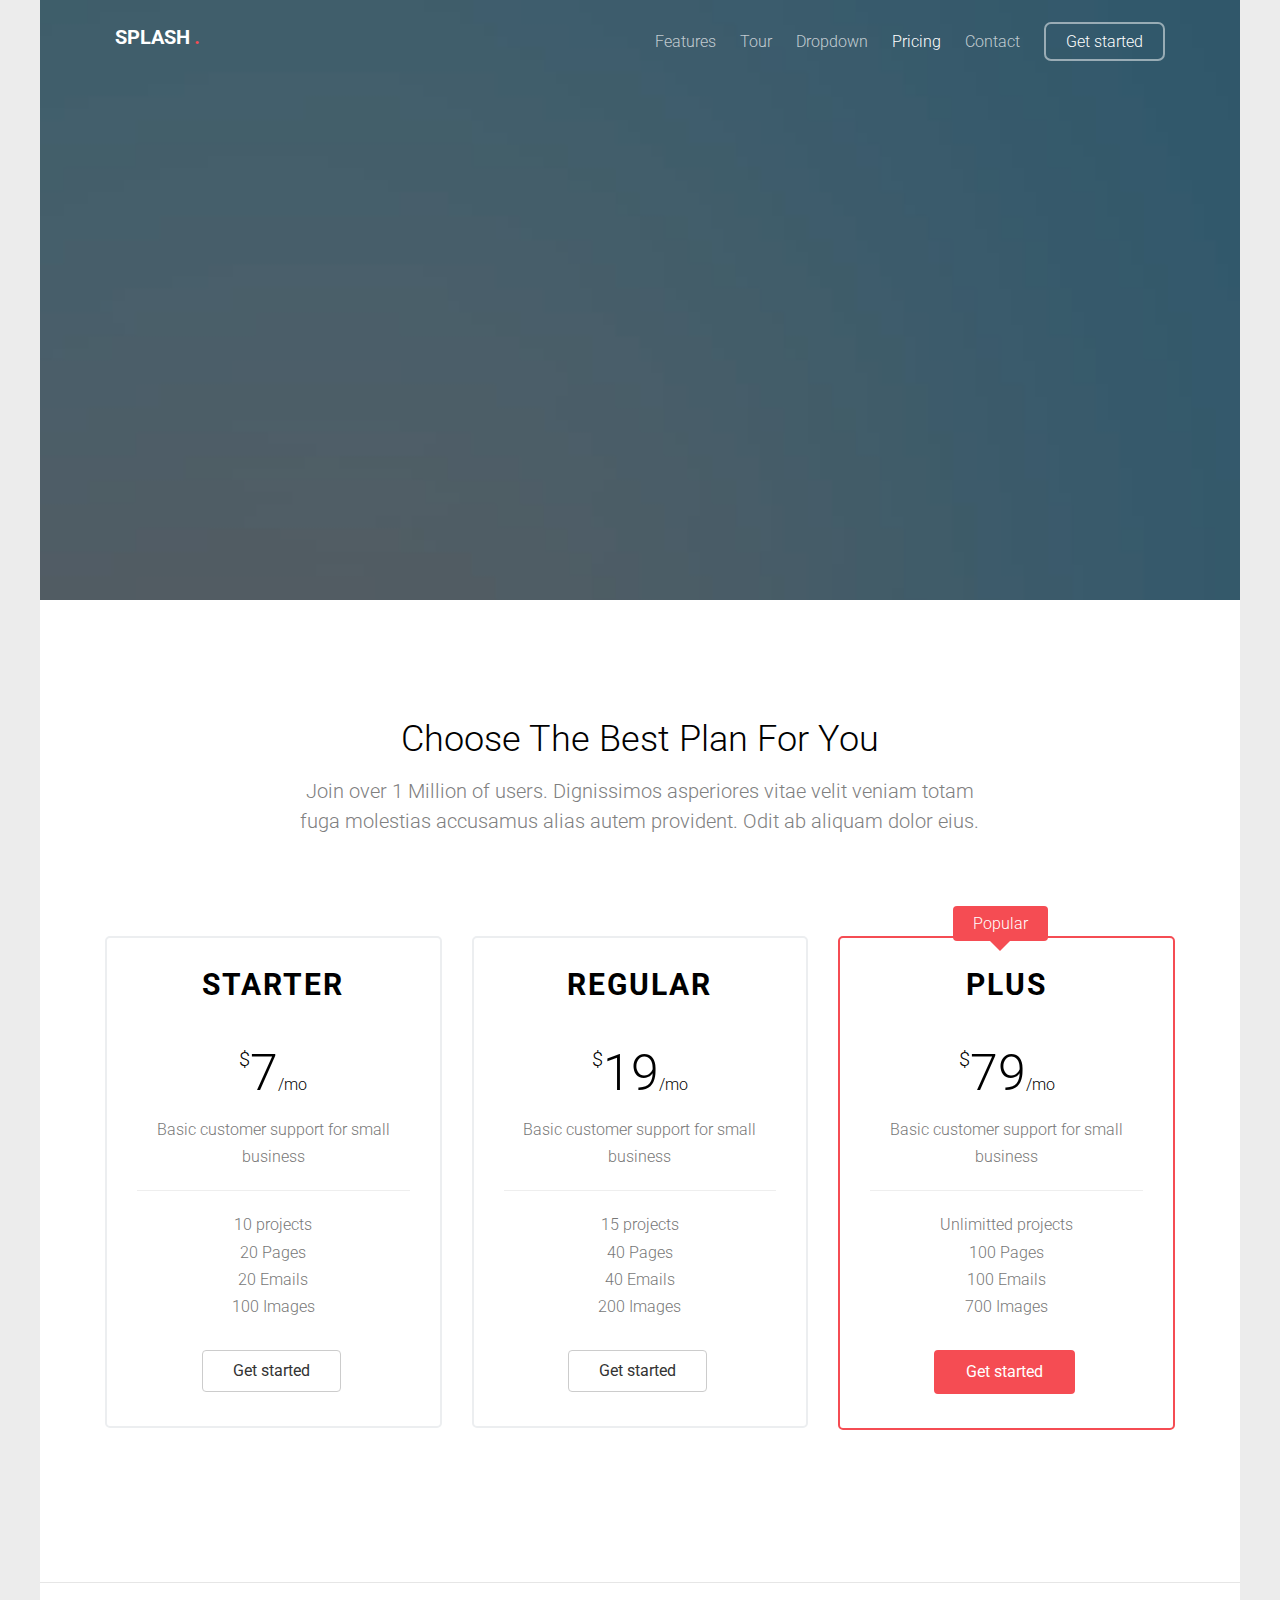
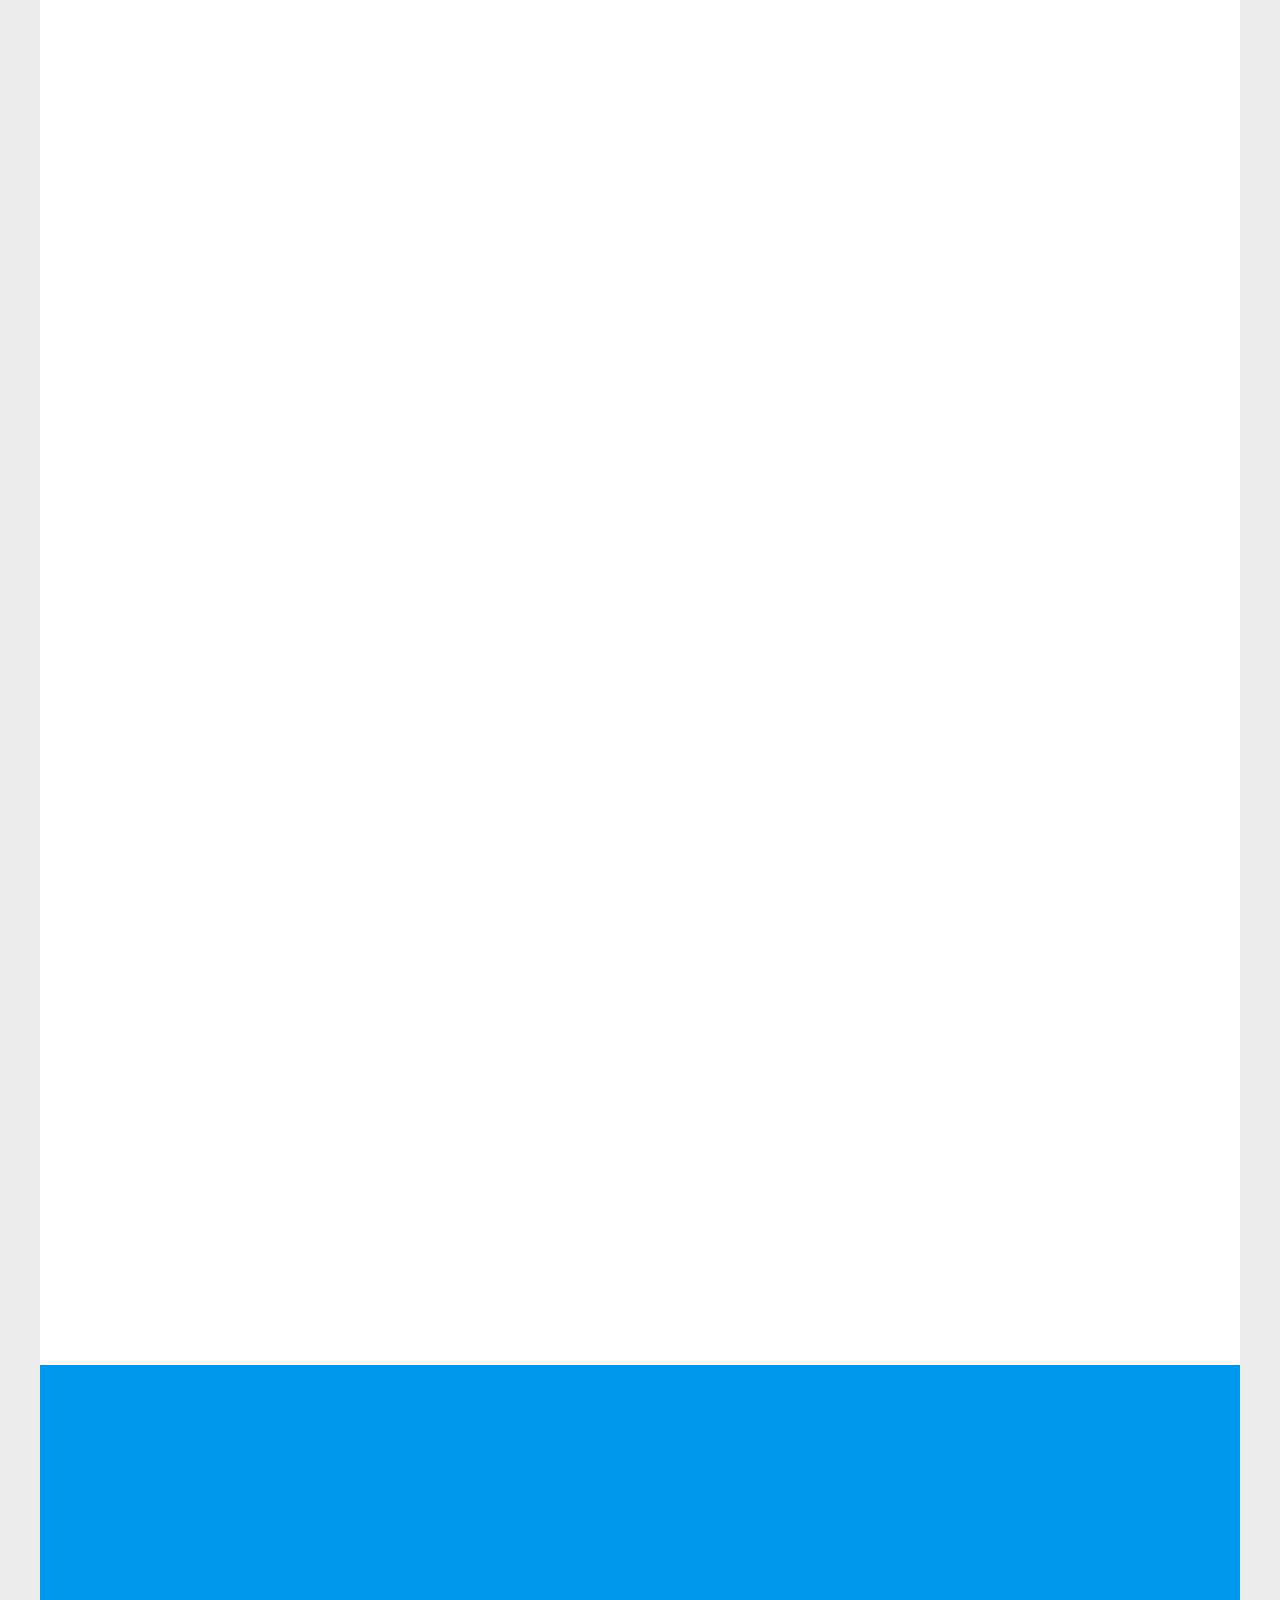
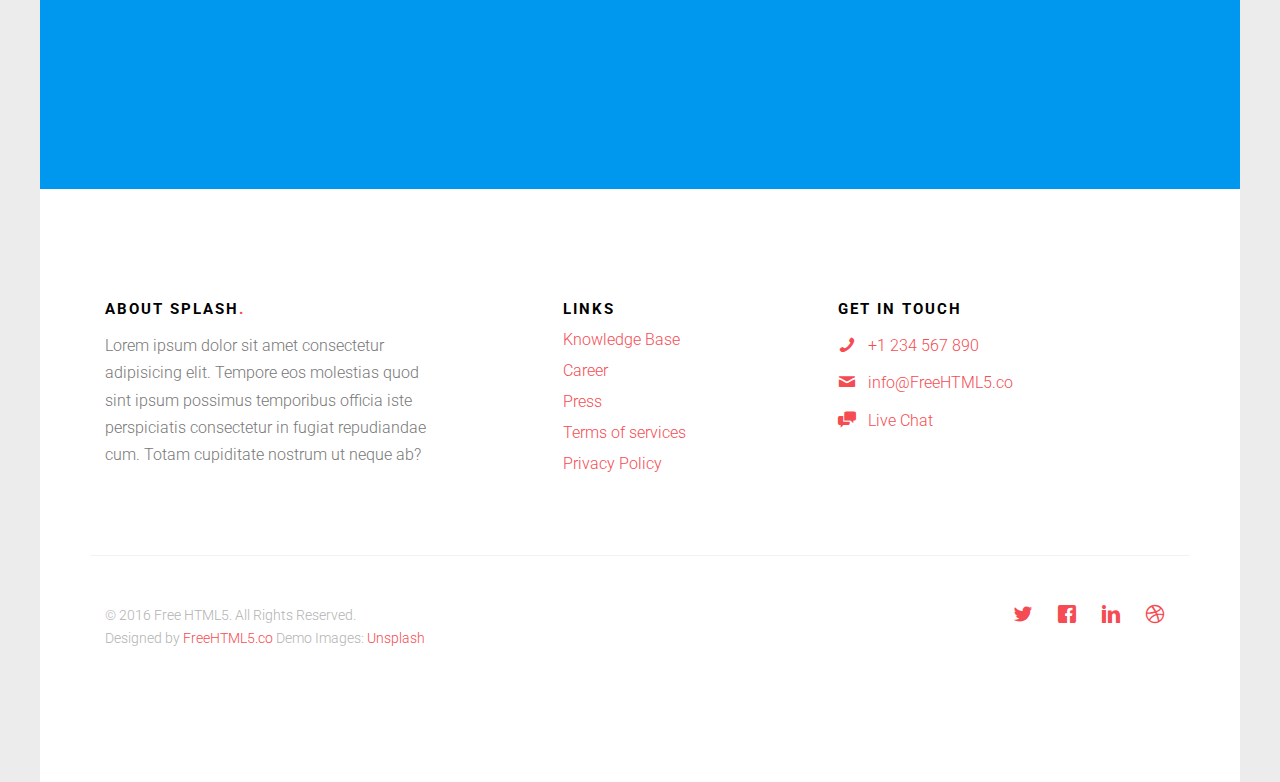
<file: pricing.html>
<!DOCTYPE HTML>

<html>
	<head>
	<meta charset="utf-8">
	<meta http-equiv="X-UA-Compatible" content="IE=edge">
	<title>Splash &mdash; Free Website Template, Free HTML5 Template by FreeHTML5.co</title>
	<meta name="viewport" content="width=device-width, initial-scale=1">
	<meta name="description" content="Free HTML5 Website Template by FreeHTML5.co" />
	<meta name="keywords" content="free website templates, free html5, free template, free bootstrap, free website template, html5, css3, mobile first, responsive" />
	<meta name="author" content="FreeHTML5.co" />
	
	

  	<!-- Facebook and Twitter integration -->
	<meta property="og:title" content=""/>
	<meta property="og:image" content=""/>
	<meta property="og:url" content=""/>
	<meta property="og:site_name" content=""/>
	<meta property="og:description" content=""/>
	<meta name="twitter:title" content="" />
	<meta name="twitter:image" content="" />
	<meta name="twitter:url" content="" />
	<meta name="twitter:card" content="" />

	<link href="https://fonts.googleapis.com/css?family=Roboto:300,400,700" rel="stylesheet">
	
	<!-- Animate.css -->
	<link rel="stylesheet" href="css/animate.css">
	<!-- Icomoon Icon Fonts-->
	<link rel="stylesheet" href="css/icomoon.css">
	<!-- Themify Icons-->
	<link rel="stylesheet" href="css/themify-icons.css">
	<!-- Bootstrap  -->
	<link rel="stylesheet" href="css/bootstrap.css">

	<!-- Magnific Popup -->
	<link rel="stylesheet" href="css/magnific-popup.css">

	<!-- Owl Carousel  -->
	<link rel="stylesheet" href="css/owl.carousel.min.css">
	<link rel="stylesheet" href="css/owl.theme.default.min.css">

	<!-- Theme style  -->
	<link rel="stylesheet" href="css/style.css">

	<!-- Modernizr JS -->
	<script src="js/modernizr-2.6.2.min.js"></script>
	<!-- FOR IE9 below -->
	<!--[if lt IE 9]>
	<script src="js/respond.min.js"></script>
	<![endif]-->

	</head>
	<body>
		
	<div class="gtco-loader"></div>
	
	<div id="page">

	
	<div class="page-inner">
	<nav class="gtco-nav" role="navigation">
		<div class="gtco-container">
			
			<div class="row">
				<div class="col-sm-4 col-xs-12">
					<div id="gtco-logo"><a href="index.html">Splash <em>.</em></a></div>
				</div>
				<div class="col-xs-8 text-right menu-1">
					<ul>
						<li><a href="features.html">Features</a></li>
						<li><a href="tour.html">Tour</a></li>
						<li class="has-dropdown">
							<a href="#">Dropdown</a>
							<ul class="dropdown">
								<li><a href="#">Web Design</a></li>
								<li><a href="#">eCommerce</a></li>
								<li><a href="#">Branding</a></li>
								<li><a href="#">API</a></li>
							</ul>
						</li>
						<li class="active"><a href="pricing.html">Pricing</a></li>
						<li><a href="contact.html">Contact</a></li>
						<li class="btn-cta"><a href="#"><span>Get started</span></a></li>
					</ul>
				</div>
			</div>
			
		</div>
	</nav>
	
	<header id="gtco-header" class="gtco-cover gtco-cover-sm" role="banner" style="background-image: url(images/img_6.jpg)">
		<div class="overlay"></div>
		<div class="gtco-container">
			<div class="row">
				<div class="col-md-12 col-md-offset-0 text-left">
					<div class="row row-mt-15em">

						<div class="col-md-7 mt-text animate-box" data-animate-effect="fadeInUp">
							<span class="intro-text-small">See Our Pricing</span>
							<h1>Plans for Everyone</h1>	
						</div>
						
					</div>
					
				</div>
			</div>
		</div>
	</header>
	
	
	
	<div class="gtco-section border-bottom">
		<div class="gtco-container">
			<div class="row">
				<div class="col-md-8 col-md-offset-2 text-center gtco-heading">
					<h2>Choose The Best Plan For You</h2>
					<p>Join over 1 Million of users. Dignissimos asperiores vitae velit veniam totam fuga molestias accusamus alias autem provident. Odit ab aliquam dolor eius.</p>
				</div>
			</div>
			<div class="row">
				<div class="col-md-4">
					<div class="price-box">
						<h2 class="pricing-plan">Starter</h2>
						<div class="price"><sup class="currency">$</sup>7<small>/mo</small></div>
						<p>Basic customer support for small business</p>
						<hr>
						<ul class="pricing-info">
							<li>10 projects</li>
							<li>20 Pages</li>
							<li>20 Emails</li>
							<li>100 Images</li>
						</ul>
						<a href="#" class="btn btn-default btn-sm">Get started</a>
					</div>
				</div>
				<div class="col-md-4">
					<div class="price-box">
						<h2 class="pricing-plan">Regular</h2>
						<div class="price"><sup class="currency">$</sup>19<small>/mo</small></div>
						<p>Basic customer support for small business</p>
						<hr>
						<ul class="pricing-info">
							<li>15 projects</li>
							<li>40 Pages</li>
							<li>40 Emails</li>
							<li>200 Images</li>
						</ul>
						<a href="#" class="btn btn-default btn-sm">Get started</a>
					</div>
				</div>
				<div class="col-md-4">
					<div class="price-box popular">
						<div class="popular-text">Popular</div>
						<h2 class="pricing-plan">Plus</h2>
						<div class="price"><sup class="currency">$</sup>79<small>/mo</small></div>
						<p>Basic customer support for small business</p>
						<hr>
						<ul class="pricing-info">
							<li>Unlimitted projects</li>
							<li>100 Pages</li>
							<li>100 Emails</li>
							<li>700 Images</li>
						</ul>
						<a href="#" class="btn btn-primary btn-sm">Get started</a>
					</div>
				</div>
			</div>
		</div>
	</div>

	<div class="gtco-section">
		<div class="gtco-container">
			<div class="row">
				<div class="col-md-8 col-md-offset-2 text-center gtco-heading animate-box">
					<h2>Frequently Ask Questions</h2>
					<p>Dignissimos asperiores vitae velit veniam totam fuga molestias accusamus alias autem provident. Odit ab aliquam dolor eius.</p>
				</div>
			</div>
			<div class="row">
				<div class="col-md-8 col-md-offset-2">
					<ul class="fh5co-faq-list">
						<li class="animate-box">
							<h2>What is Splash?</h2>
							<p>Far far away, behind the word mountains, far from the countries Vokalia and Consonantia, there live the blind texts. Separated they live in Bookmarksgrove right at the coast of the Semantics, a large language ocean.</p>
						</li>
						<li class="animate-box">
							<h2>What language are available?</h2>
							<p>Far far away, behind the word mountains, far from the countries Vokalia and Consonantia, there live the blind texts. Separated they live in Bookmarksgrove right at the coast of the Semantics, a large language ocean.</p>
						</li>
						<li class="animate-box">
							<h2>I have technical problem, who do I email?</h2>
							<p>Far far away, behind the word mountains, far from the countries Vokalia and Consonantia, there live the blind texts. Separated they live in Bookmarksgrove right at the coast of the Semantics, a large language ocean.</p>
						</li>
						<li class="animate-box">
							<h2>Can I have a username that is already taken?</h2>
							<p>Far far away, behind the word mountains, far from the countries Vokalia and Consonantia, there live the blind texts. Separated they live in Bookmarksgrove right at the coast of the Semantics, a large language ocean.</p>
						</li>
						<li class="animate-box">
							<h2>How do I use Splash features?</h2>
							<p>Far far away, behind the word mountains, far from the countries Vokalia and Consonantia, there live the blind texts. Separated they live in Bookmarksgrove right at the coast of the Semantics, a large language ocean.</p>
						</li>
						<li class="animate-box">
							<h2>Is Splash free??</h2>
							<p>Far far away, behind the word mountains, far from the countries Vokalia and Consonantia, there live the blind texts. Separated they live in Bookmarksgrove right at the coast of the Semantics, a large language ocean.</p>
						</li>
					</ul>
				</div>
			</div>
		</div>
	</div>

	
	<div id="gtco-subscribe">
		<div class="gtco-container">
			<div class="row animate-box">
				<div class="col-md-8 col-md-offset-2 text-center gtco-heading">
					<h2>Subscribe</h2>
					<p>Be the first to know about the new templates.</p>
				</div>
			</div>
			<div class="row animate-box">
				<div class="col-md-8 col-md-offset-2">
					<form class="form-inline">
						<div class="col-md-6 col-sm-6">
							<div class="form-group">
								<label for="email" class="sr-only">Email</label>
								<input type="email" class="form-control" id="email" placeholder="Your Email">
							</div>
						</div>
						<div class="col-md-6 col-sm-6">
							<button type="submit" class="btn btn-default btn-block">Subscribe</button>
						</div>
					</form>
				</div>
			</div>
		</div>
	</div>

	<footer id="gtco-footer" role="contentinfo">
		<div class="gtco-container">
			<div class="row row-p	b-md">

				<div class="col-md-4">
					<div class="gtco-widget">
						<h3>About <span class="footer-logo">Splash<span>.<span></span></h3>
						<p>Lorem ipsum dolor sit amet consectetur adipisicing elit. Tempore eos molestias quod sint ipsum possimus temporibus officia iste perspiciatis consectetur in fugiat repudiandae cum. Totam cupiditate nostrum ut neque ab?</p>
					</div>
				</div>

				<div class="col-md-4 col-md-push-1">
					<div class="gtco-widget">
						<h3>Links</h3>
						<ul class="gtco-footer-links">
							<li><a href="#">Knowledge Base</a></li>
							<li><a href="#">Career</a></li>
							<li><a href="#">Press</a></li>
							<li><a href="#">Terms of services</a></li>
							<li><a href="#">Privacy Policy</a></li>
						</ul>
					</div>
				</div>

				<div class="col-md-4">
					<div class="gtco-widget">
						<h3>Get In Touch</h3>
						<ul class="gtco-quick-contact">
							<li><a href="#"><i class="icon-phone"></i> +1 234 567 890</a></li>
							<li><a href="#"><i class="icon-mail2"></i> info@FreeHTML5.co</a></li>
							<li><a href="#"><i class="icon-chat"></i> Live Chat</a></li>
						</ul>
					</div>
				</div>

			</div>

			<div class="row copyright">
				<div class="col-md-12">
					<p class="pull-left">
						<small class="block">&copy; 2016 Free HTML5. All Rights Reserved.</small> 
						<small class="block">Designed by <a href="http://FreeHTML5.co/" target="_blank">FreeHTML5.co</a> Demo Images: <a href="http://unsplash.co/" target="_blank">Unsplash</a></small>
					</p>
					<p class="pull-right">
						<ul class="gtco-social-icons pull-right">
							<li><a href="#"><i class="icon-twitter"></i></a></li>
							<li><a href="#"><i class="icon-facebook"></i></a></li>
							<li><a href="#"><i class="icon-linkedin"></i></a></li>
							<li><a href="#"><i class="icon-dribbble"></i></a></li>
						</ul>
					</p>
				</div>
			</div>

		</div>
	</footer>
	</div>

	</div>

	<div class="gototop js-top">
		<a href="#" class="js-gotop"><i class="icon-arrow-up"></i></a>
	</div>
	
	<!-- jQuery -->
	<script src="js/jquery.min.js"></script>
	<!-- jQuery Easing -->
	<script src="js/jquery.easing.1.3.js"></script>
	<!-- Bootstrap -->
	<script src="js/bootstrap.min.js"></script>
	<!-- Waypoints -->
	<script src="js/jquery.waypoints.min.js"></script>
	<!-- Carousel -->
	<script src="js/owl.carousel.min.js"></script>
	<!-- countTo -->
	<script src="js/jquery.countTo.js"></script>
	<!-- Magnific Popup -->
	<script src="js/jquery.magnific-popup.min.js"></script>
	<script src="js/magnific-popup-options.js"></script>
	<!-- Main -->
	<script src="js/main.js"></script>

	</body>
</html>
</file>
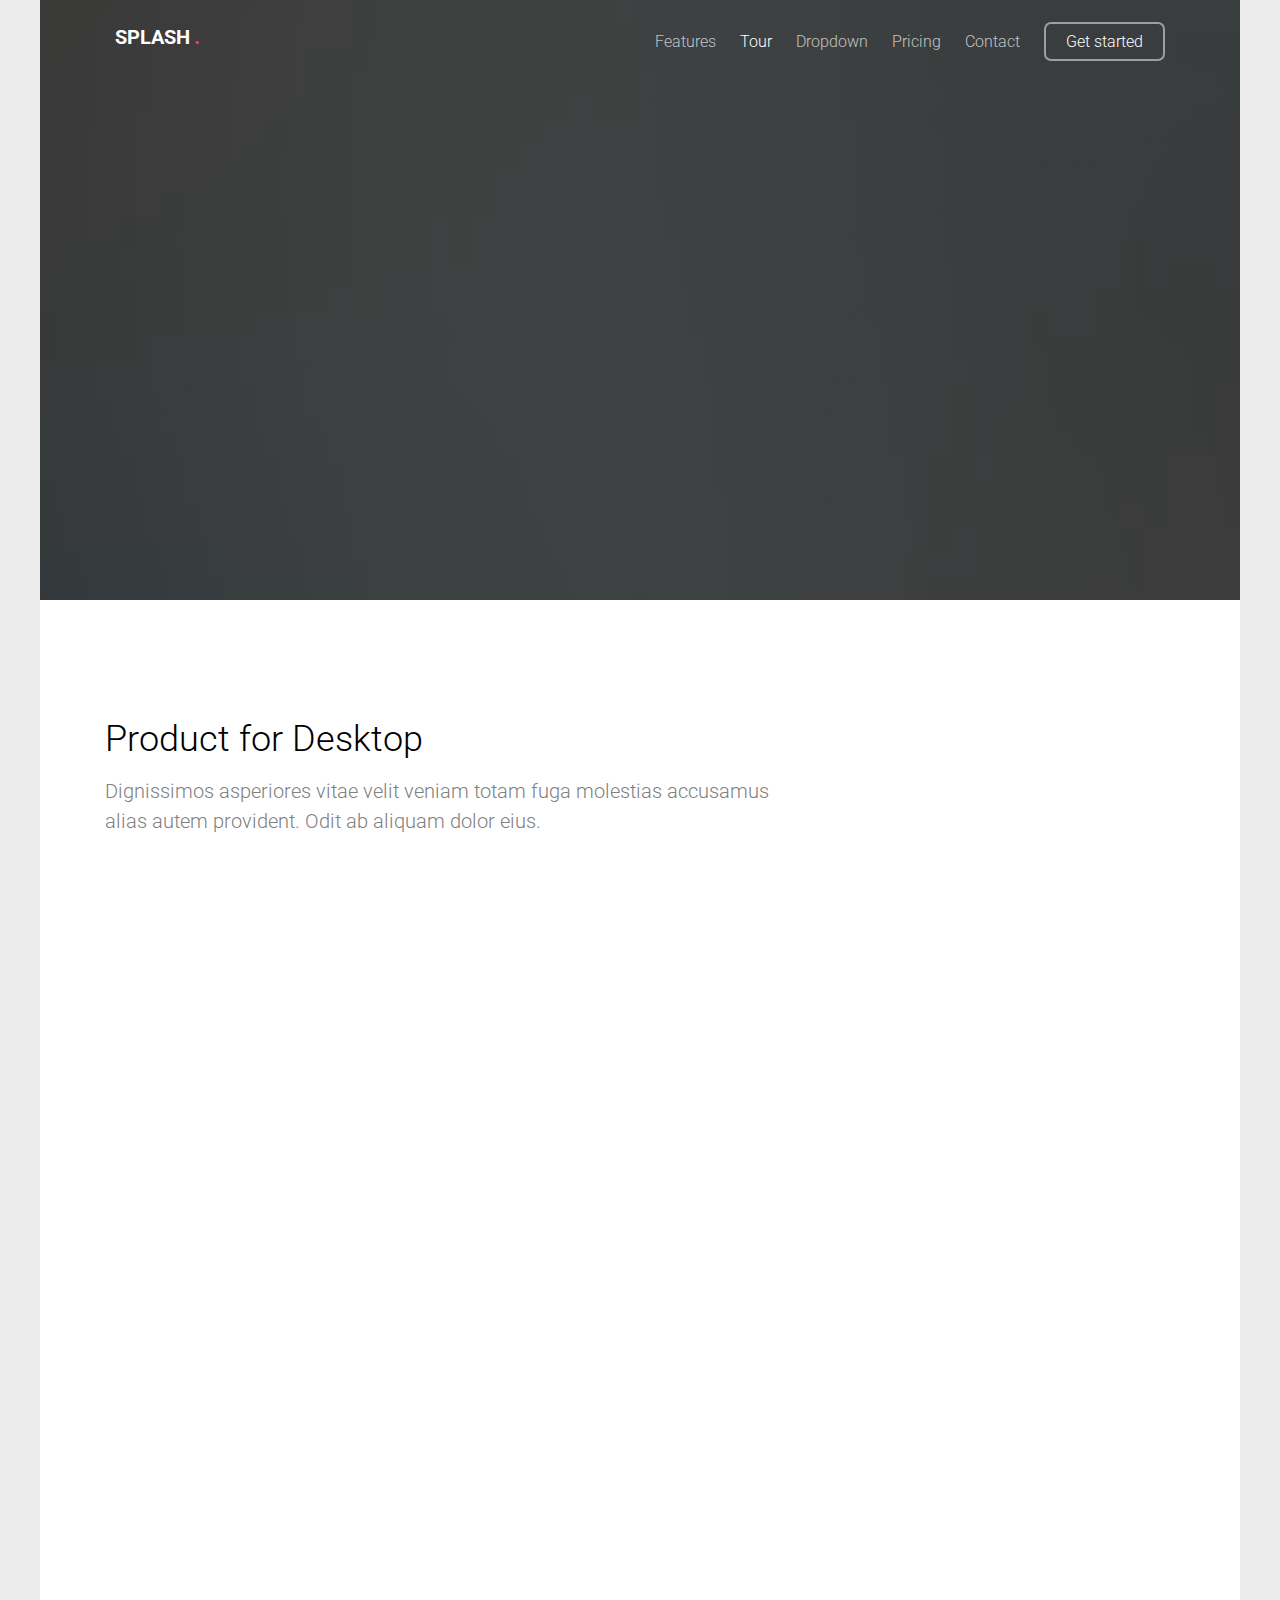
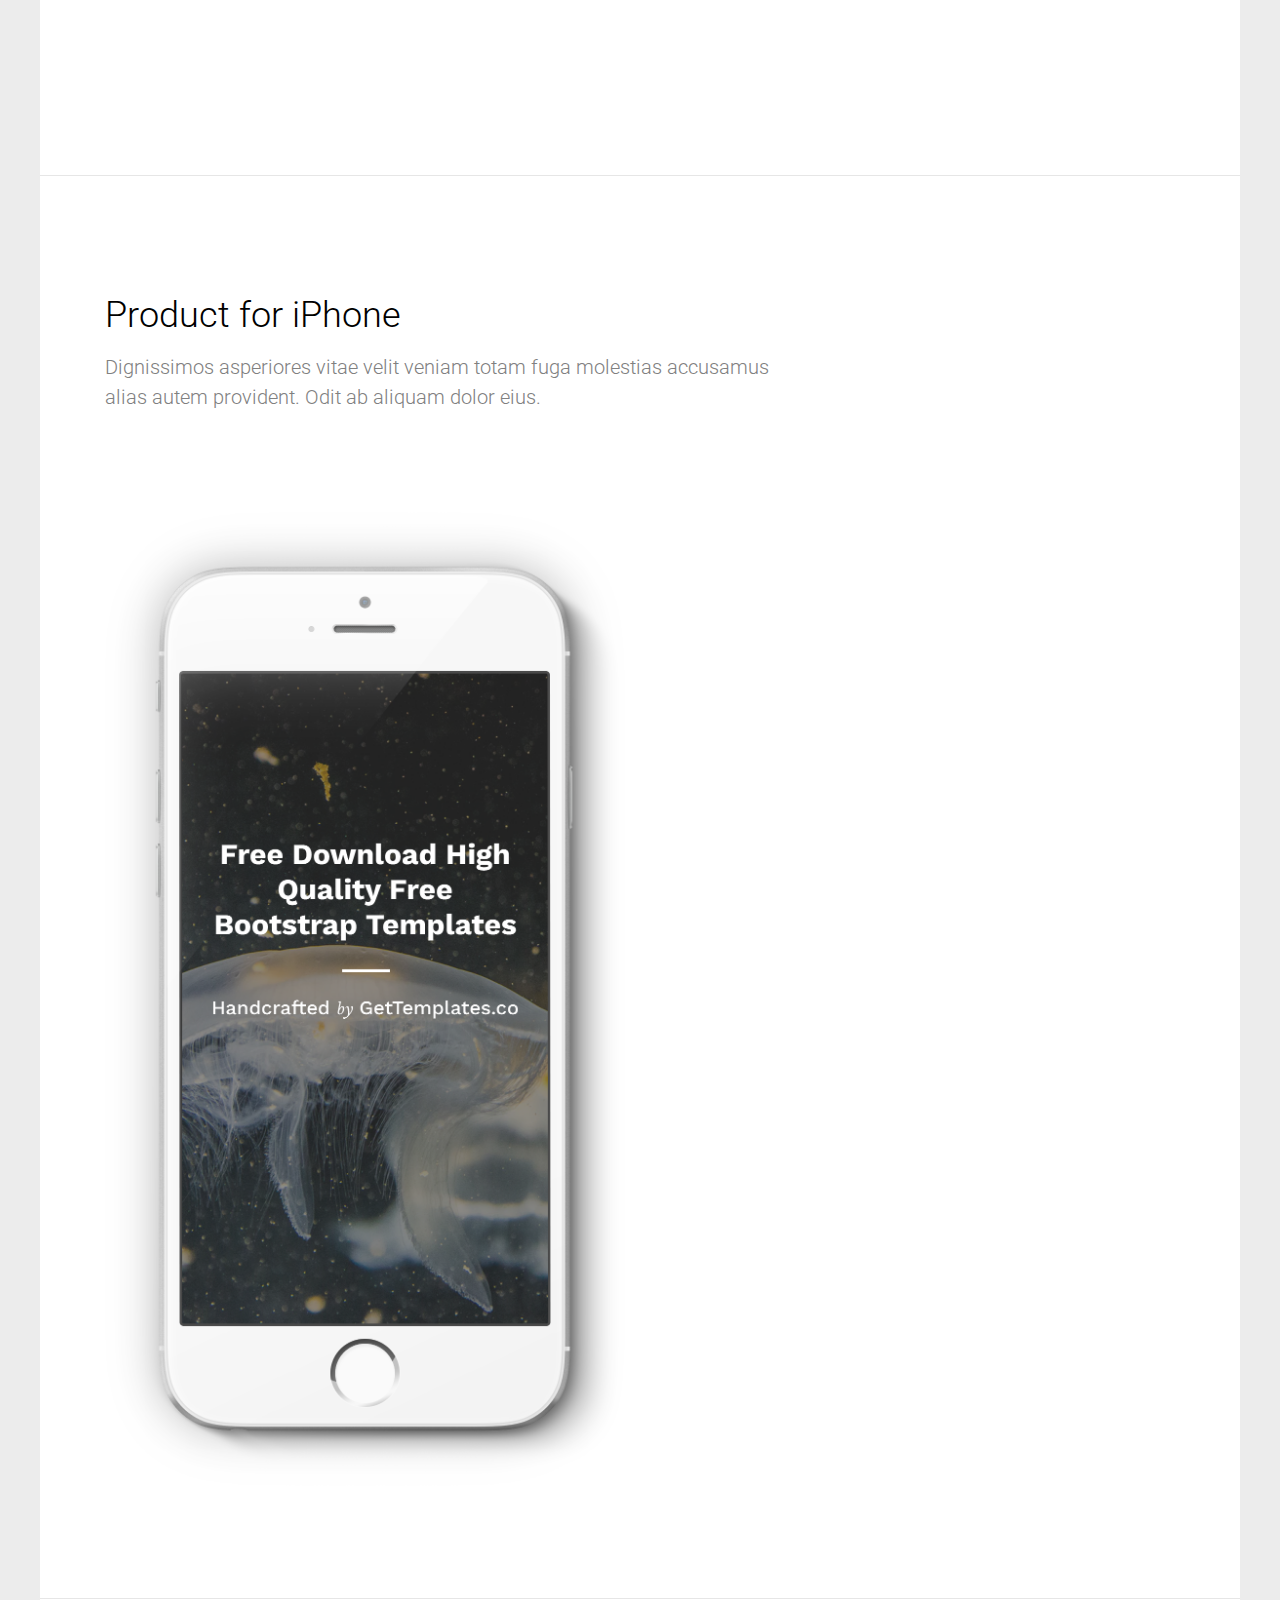
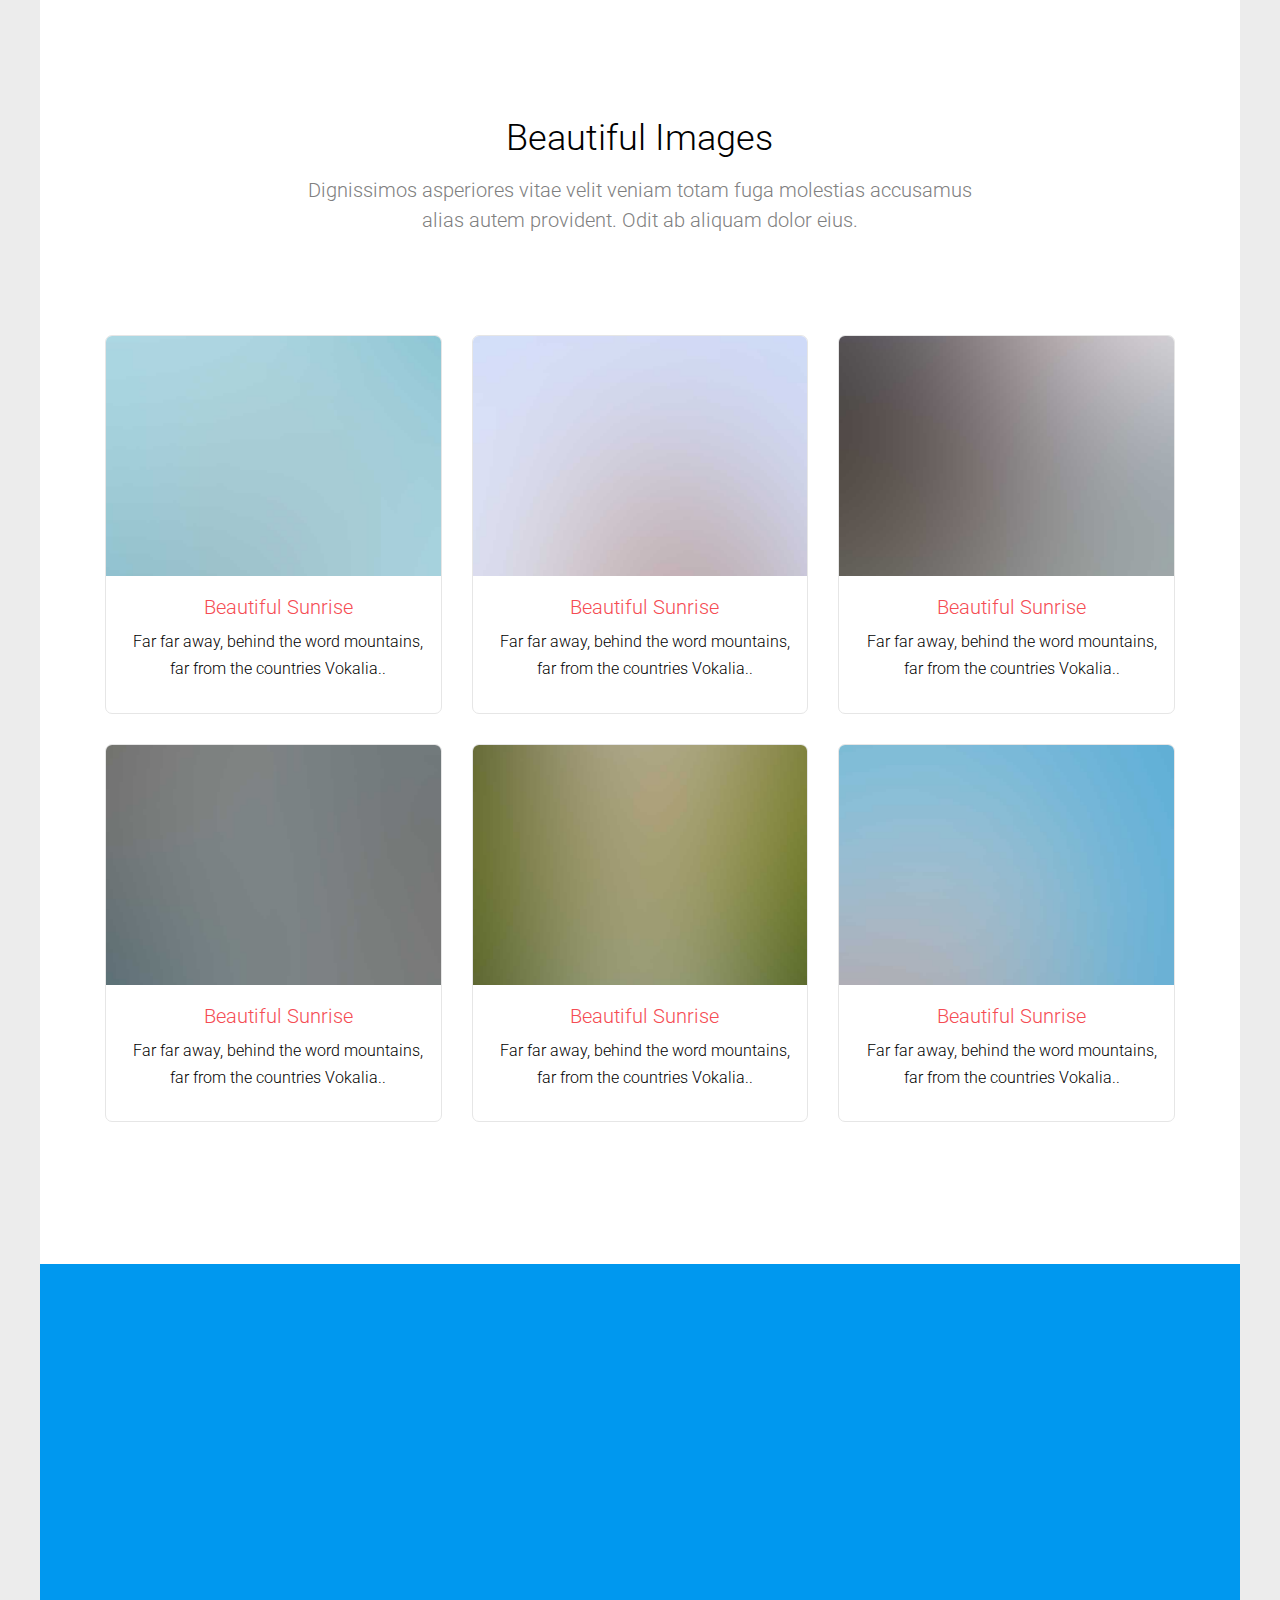
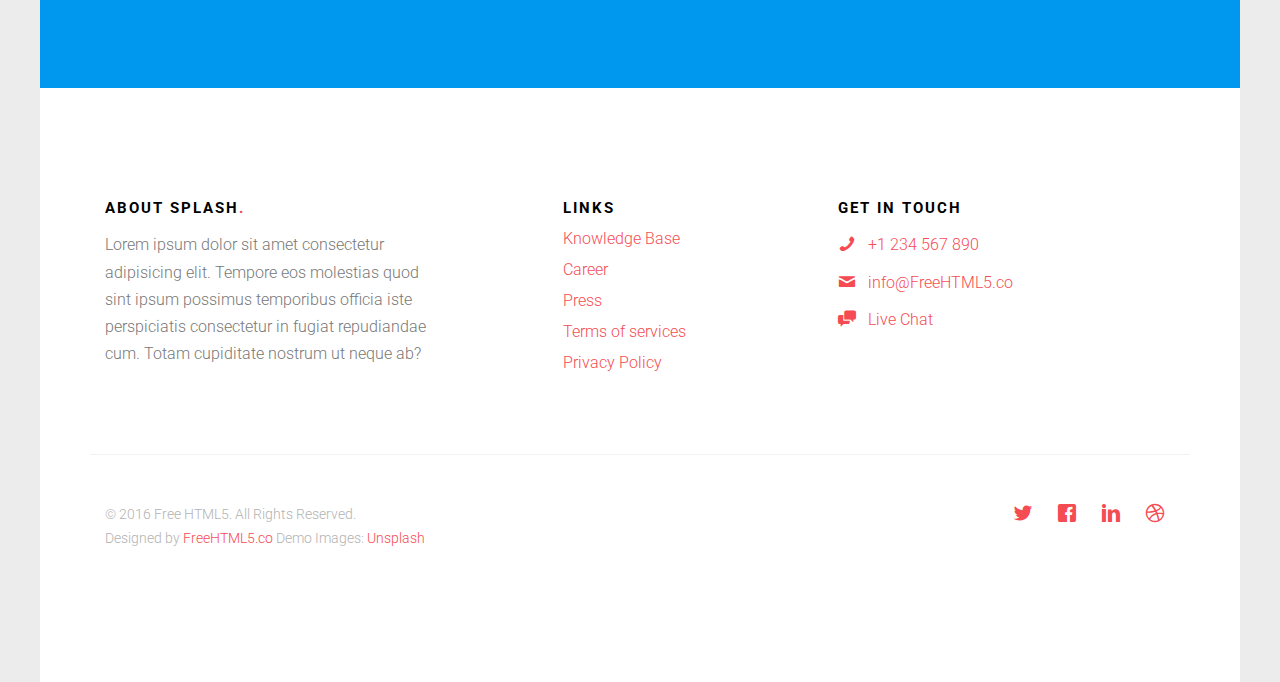
<file: tour.html>
<!DOCTYPE HTML>
<html>
	<head>
	<meta charset="utf-8">
	<meta http-equiv="X-UA-Compatible" content="IE=edge">
	<title>Splash &mdash; Free Website Template, Free HTML5 Template by FreeHTML5.co</title>
	<meta name="viewport" content="width=device-width, initial-scale=1">
	<meta name="description" content="Free HTML5 Website Template by FreeHTML5.co" />
	<meta name="keywords" content="free website templates, free html5, free template, free bootstrap, free website template, html5, css3, mobile first, responsive" />
	<meta name="author" content="FreeHTML5.co" />
	
  	<!-- Facebook and Twitter integration -->
	<meta property="og:title" content=""/>
	<meta property="og:image" content=""/>
	<meta property="og:url" content=""/>
	<meta property="og:site_name" content=""/>
	<meta property="og:description" content=""/>
	<meta name="twitter:title" content="" />
	<meta name="twitter:image" content="" />
	<meta name="twitter:url" content="" />
	<meta name="twitter:card" content="" />

	<link href="https://fonts.googleapis.com/css?family=Roboto:300,400,700" rel="stylesheet">
	
	<!-- Animate.css -->
	<link rel="stylesheet" href="css/animate.css">
	<!-- Icomoon Icon Fonts-->
	<link rel="stylesheet" href="css/icomoon.css">
	<!-- Themify Icons-->
	<link rel="stylesheet" href="css/themify-icons.css">
	<!-- Bootstrap  -->
	<link rel="stylesheet" href="css/bootstrap.css">

	<!-- Magnific Popup -->
	<link rel="stylesheet" href="css/magnific-popup.css">

	<!-- Owl Carousel  -->
	<link rel="stylesheet" href="css/owl.carousel.min.css">
	<link rel="stylesheet" href="css/owl.theme.default.min.css">

	<!-- Theme style  -->
	<link rel="stylesheet" href="css/style.css">

	<!-- Modernizr JS -->
	<script src="js/modernizr-2.6.2.min.js"></script>
	<!-- FOR IE9 below -->
	<!--[if lt IE 9]>
	<script src="js/respond.min.js"></script>
	<![endif]-->

	</head>
	<body>
		
	<div class="gtco-loader"></div>
	
	<div id="page">

	
	<div class="page-inner">
	<nav class="gtco-nav" role="navigation">
		<div class="gtco-container">
			
			<div class="row">
				<div class="col-sm-4 col-xs-12">
					<div id="gtco-logo"><a href="index.html">Splash <em>.</em></a></div>
				</div>
				<div class="col-xs-8 text-right menu-1">
					<ul>
						<li><a href="features.html">Features</a></li>
						<li class="active"><a href="tour.html">Tour</a></li>
						<li class="has-dropdown">
							<a href="#">Dropdown</a>
							<ul class="dropdown">
								<li><a href="#">Web Design</a></li>
								<li><a href="#">eCommerce</a></li>
								<li><a href="#">Branding</a></li>
								<li><a href="#">API</a></li>
							</ul>
						</li>
						<li><a href="pricing.html">Pricing</a></li>
						<li><a href="contact.html">Contact</a></li>
						<li class="btn-cta"><a href="#"><span>Get started</span></a></li>
					</ul>
				</div>
			</div>
			
		</div>
	</nav>
	
	<header id="gtco-header" class="gtco-cover gtco-cover-sm" role="banner" style="background-image: url(images/img_1.jpg)">
		<div class="overlay"></div>
		<div class="gtco-container">
			<div class="row">
				<div class="col-md-12 col-md-offset-0 text-left">
					

					<div class="row row-mt-15em">

						<div class="col-md-7 mt-text animate-box" data-animate-effect="fadeInUp">
							<span class="intro-text-small">Explore The</span>
							<h1>Posibility of Our Products</h1>	
						</div>
						
					</div>
							
					
				</div>
			</div>
		</div>
	</header>
	
	
	
	<div class="gtco-section border-bottom">
		<div class="gtco-container">
			<div class="row">
				<div class="col-md-8 text-left gtco-heading">
					<h2>Product for Desktop</h2>
					<p>Dignissimos asperiores vitae velit veniam totam fuga molestias accusamus alias autem provident. Odit ab aliquam dolor eius.</p>
				</div>
			</div>
			<div class="row">
				<div class="col-md-5">
					<div class="feature-left animate-box" data-animate-effect="fadeInLeft">
						<span class="icon">
							<i class="icon-check"></i>
						</span>
						<div class="feature-copy">
							<h3>Retina Ready</h3>
							<p>Facilis ipsum reprehenderit nemo molestias. Aut cum mollitia reprehenderit.</p>
						</div>
					</div>

					<div class="feature-left animate-box" data-animate-effect="fadeInLeft">
						<span class="icon">
							<i class="icon-check"></i>
						</span>
						<div class="feature-copy">
							<h3>Fully Responsive</h3>
							<p>Facilis ipsum reprehenderit nemo molestias. Aut cum mollitia reprehenderit.</p>
						</div>
					</div>

					<div class="feature-left animate-box" data-animate-effect="fadeInLeft">
						<span class="icon">
							<i class="icon-check"></i>
						</span>
						<div class="feature-copy">
							<h3>Ready To Use</h3>
							<p>Facilis ipsum reprehenderit nemo molestias. Aut cum mollitia reprehenderit.</p>
						</div>
					</div>

					<div class="feature-left animate-box" data-animate-effect="fadeInLeft">
						<span class="icon">
							<i class="icon-check"></i>
						</span>
						<div class="feature-copy">
							<h3>Download Files</h3>
							<p>Facilis ipsum reprehenderit nemo molestias. Aut cum mollitia reprehenderit.</p>
						</div>
					</div>

				</div>
				<div class="col-md-7 macbook-wrap animate-box" data-animate-effect="fadeInRight">
					<img src="images/macbook.png" alt="Free HTML5 Bootstrap Template">
				</div>
			</div>
		</div>
	</div>

	<div class="gtco-section border-bottom">
		<div class="gtco-container">
			
			<div class="row">
				<div class="col-md-8 text-left gtco-heading">
					<h2>Product for iPhone</h2>
					<p>Dignissimos asperiores vitae velit veniam totam fuga molestias accusamus alias autem provident. Odit ab aliquam dolor eius.</p>
				</div>
			</div>

			<div class="row">
				<div class="col-md-6">
					<img src="images/iphone.png" class="img-responsive" alt="Free HTML5 Bootstrap Template">
				</div>
				<div class="col-md-6 mt-sm">
					<div class="feature-left animate-box" data-animate-effect="fadeInLeft">
						<span class="icon">
							<i class="ti-layers-alt"></i>
						</span>
						<div class="feature-copy">
							<h3>Retina Ready</h3>
							<p>Facilis ipsum reprehenderit nemo molestias. Aut cum mollitia reprehenderit.</p>
						</div>
					</div>

					<div class="feature-left animate-box" data-animate-effect="fadeInLeft">
						<span class="icon">
							<i class="ti-key"></i>
						</span>
						<div class="feature-copy">
							<h3>Fully Responsive</h3>
							<p>Facilis ipsum reprehenderit nemo molestias. Aut cum mollitia reprehenderit.</p>
						</div>
					</div>

					<div class="feature-left animate-box" data-animate-effect="fadeInLeft">
						<span class="icon">
							<i class="ti-image"></i>
						</span>
						<div class="feature-copy">
							<h3>Ready To Use</h3>
							<p>Facilis ipsum reprehenderit nemo molestias. Aut cum mollitia reprehenderit.</p>
						</div>
					</div>

					<div class="feature-left animate-box" data-animate-effect="fadeInLeft">
						<span class="icon">
							<i class="ti-heart"></i>
						</span>
						<div class="feature-copy">
							<h3>Download Files</h3>
							<p>Facilis ipsum reprehenderit nemo molestias. Aut cum mollitia reprehenderit.</p>
						</div>
					</div>

					<div class="feature-left animate-box" data-animate-effect="fadeInLeft">
						<span class="icon">
							<i class="ti-infinite"></i>
						</span>
						<div class="feature-copy">
							<h3>Download Files</h3>
							<p>Facilis ipsum reprehenderit nemo molestias. Aut cum mollitia reprehenderit.</p>
						</div>
					</div>

					<div class="feature-left animate-box" data-animate-effect="fadeInLeft">
						<span class="icon">
							<i class="ti-credit-card"></i>
						</span>
						<div class="feature-copy">
							<h3>Download Files</h3>
							<p>Facilis ipsum reprehenderit nemo molestias. Aut cum mollitia reprehenderit.</p>
						</div>
					</div>

				</div>
			</div>
		</div>
	</div>

	<div class="gtco-section">
		<div class="gtco-container">
			<div class="row">
				<div class="col-md-8 col-md-offset-2 text-center gtco-heading">
					<h2>Beautiful Images</h2>
					<p>Dignissimos asperiores vitae velit veniam totam fuga molestias accusamus alias autem provident. Odit ab aliquam dolor eius.</p>
				</div>
			</div>
			<div class="row">
				<div class="col-lg-4 col-md-4 col-sm-6">
					<a href="images/img_2.jpg" class="fh5co-project-item image-popup">
						<figure>
							<div class="overlay"><i class="ti-plus"></i></div>
							<img src="images/img_2.jpg" alt="Image" class="img-responsive">
						</figure>
						<div class="fh5co-text">
							<h2>Beautiful Sunrise</h2>
							<p>Far far away, behind the word mountains, far from the countries Vokalia..</p>
						</div>
					</a>
				</div>
				<div class="col-lg-4 col-md-4 col-sm-6">
					<a href="images/img_3.jpg" class="fh5co-project-item image-popup">
						<figure>
							<div class="overlay"><i class="ti-plus"></i></div>
							<img src="images/img_3.jpg" alt="Image" class="img-responsive">
						</figure>
						<div class="fh5co-text">
							<h2>Beautiful Sunrise</h2>
							<p>Far far away, behind the word mountains, far from the countries Vokalia..</p>
						</div>
					</a>
				</div>
				<div class="col-lg-4 col-md-4 col-sm-6">
					<a href="images/img_4.jpg" class="fh5co-project-item image-popup">
						<figure>
							<div class="overlay"><i class="ti-plus"></i></div>
							<img src="images/img_4.jpg" alt="Image" class="img-responsive">
						</figure>
						<div class="fh5co-text">
							<h2>Beautiful Sunrise</h2>
							<p>Far far away, behind the word mountains, far from the countries Vokalia..</p>
						</div>
					</a>
				</div>

				<div class="col-lg-4 col-md-4 col-sm-6">
					<a href="images/img_1.jpg" class="fh5co-project-item image-popup">
						<figure>
							<div class="overlay"><i class="ti-plus"></i></div>
							<img src="images/img_1.jpg" alt="Image" class="img-responsive">
						</figure>
						<div class="fh5co-text">
							<h2>Beautiful Sunrise</h2>
							<p>Far far away, behind the word mountains, far from the countries Vokalia..</p>
						</div>
					</a>
				</div>
				<div class="col-lg-4 col-md-4 col-sm-6">
					<a href="images/img_5.jpg" class="fh5co-project-item image-popup">
						<figure>
							<div class="overlay"><i class="ti-plus"></i></div>
							<img src="images/img_5.jpg" alt="Image" class="img-responsive">
						</figure>
						<div class="fh5co-text">
							<h2>Beautiful Sunrise</h2>
							<p>Far far away, behind the word mountains, far from the countries Vokalia..</p>
						</div>
					</a>
				</div>
				<div class="col-lg-4 col-md-4 col-sm-6">
					<a href="images/img_6.jpg" class="fh5co-project-item image-popup">
						<figure>
							<div class="overlay"><i class="ti-plus"></i></div>
							<img src="images/img_6.jpg" alt="Image" class="img-responsive">
						</figure>
						<div class="fh5co-text">
							<h2>Beautiful Sunrise</h2>
							<p>Far far away, behind the word mountains, far from the countries Vokalia..</p>
						</div>
					</a>
				</div>

			</div>
		</div>
	</div>

	<div id="gtco-subscribe">
		<div class="gtco-container">
			<div class="row animate-box">
				<div class="col-md-8 col-md-offset-2 text-center gtco-heading">
					<h2>Subscribe</h2>
					<p>Be the first to know about the new templates.</p>
				</div>
			</div>
			<div class="row animate-box">
				<div class="col-md-8 col-md-offset-2">
					<form class="form-inline">
						<div class="col-md-6 col-sm-6">
							<div class="form-group">
								<label for="email" class="sr-only">Email</label>
								<input type="email" class="form-control" id="email" placeholder="Your Email">
							</div>
						</div>
						<div class="col-md-6 col-sm-6">
							<button type="submit" class="btn btn-default btn-block">Subscribe</button>
						</div>
					</form>
				</div>
			</div>
		</div>
	</div>

	<footer id="gtco-footer" role="contentinfo">
		<div class="gtco-container">
			<div class="row row-p	b-md">

				<div class="col-md-4">
					<div class="gtco-widget">
						<h3>About <span class="footer-logo">Splash<span>.<span></span></h3>
						<p>Lorem ipsum dolor sit amet consectetur adipisicing elit. Tempore eos molestias quod sint ipsum possimus temporibus officia iste perspiciatis consectetur in fugiat repudiandae cum. Totam cupiditate nostrum ut neque ab?</p>
					</div>
				</div>

				<div class="col-md-4 col-md-push-1">
					<div class="gtco-widget">
						<h3>Links</h3>
						<ul class="gtco-footer-links">
							<li><a href="#">Knowledge Base</a></li>
							<li><a href="#">Career</a></li>
							<li><a href="#">Press</a></li>
							<li><a href="#">Terms of services</a></li>
							<li><a href="#">Privacy Policy</a></li>
						</ul>
					</div>
				</div>

				<div class="col-md-4">
					<div class="gtco-widget">
						<h3>Get In Touch</h3>
						<ul class="gtco-quick-contact">
							<li><a href="#"><i class="icon-phone"></i> +1 234 567 890</a></li>
							<li><a href="#"><i class="icon-mail2"></i> info@FreeHTML5.co</a></li>
							<li><a href="#"><i class="icon-chat"></i> Live Chat</a></li>
						</ul>
					</div>
				</div>

			</div>

			<div class="row copyright">
				<div class="col-md-12">
					<p class="pull-left">
						<small class="block">&copy; 2016 Free HTML5. All Rights Reserved.</small> 
						<small class="block">Designed by <a href="http://FreeHTML5.co/" target="_blank">FreeHTML5.co</a> Demo Images: <a href="http://unsplash.co/" target="_blank">Unsplash</a></small>
					</p>
					<p class="pull-right">
						<ul class="gtco-social-icons pull-right">
							<li><a href="#"><i class="icon-twitter"></i></a></li>
							<li><a href="#"><i class="icon-facebook"></i></a></li>
							<li><a href="#"><i class="icon-linkedin"></i></a></li>
							<li><a href="#"><i class="icon-dribbble"></i></a></li>
						</ul>
					</p>
				</div>
			</div>

		</div>
	</footer>
	</div>

	</div>

	<div class="gototop js-top">
		<a href="#" class="js-gotop"><i class="icon-arrow-up"></i></a>
	</div>
	
	<!-- jQuery -->
	<script src="js/jquery.min.js"></script>
	<!-- jQuery Easing -->
	<script src="js/jquery.easing.1.3.js"></script>
	<!-- Bootstrap -->
	<script src="js/bootstrap.min.js"></script>
	<!-- Waypoints -->
	<script src="js/jquery.waypoints.min.js"></script>
	<!-- Carousel -->
	<script src="js/owl.carousel.min.js"></script>
	<!-- countTo -->
	<script src="js/jquery.countTo.js"></script>
	<!-- Magnific Popup -->
	<script src="js/jquery.magnific-popup.min.js"></script>
	<script src="js/magnific-popup-options.js"></script>
	<!-- Main -->
	<script src="js/main.js"></script>

	</body>
</html>
</file>
<file: css/icomoon.css>
@font-face {
  font-family: 'icomoon';
  src:  url('../fonts/icomoon/icomoon.eot?6iuir');
  src:  url('../fonts/icomoon/icomoon.eot?6iuir#iefix') format('embedded-opentype'),
    url('../fonts/icomoon/icomoon.ttf?6iuir') format('truetype'),
    url('../fonts/icomoon/icomoon.woff?6iuir') format('woff'),
    url('../fonts/icomoon/icomoon.svg?6iuir#icomoon') format('svg');
  font-weight: normal;
  font-style: normal;
}

[class^="icon-"], [class*=" icon-"] {
  /* use !important to prevent issues with browser extensions that change fonts */
  font-family: 'icomoon' !important;
  speak: none;
  font-style: normal;
  font-weight: normal;
  font-variant: normal;
  text-transform: none;
  line-height: 1;

  /* Better Font Rendering =========== */
  -webkit-font-smoothing: antialiased;
  -moz-osx-font-smoothing: grayscale;
}

.icon-eye:before {
  content: "\e000";
}
.icon-paper-clip:before {
  content: "\e001";
}
.icon-mail:before {
  content: "\e002";
}
.icon-toggle:before {
  content: "\e003";
}
.icon-layout:before {
  content: "\e004";
}
.icon-link:before {
  content: "\e005";
}
.icon-bell:before {
  content: "\e006";
}
.icon-lock:before {
  content: "\e007";
}
.icon-unlock:before {
  content: "\e008";
}
.icon-ribbon:before {
  content: "\e009";
}
.icon-image:before {
  content: "\e010";
}
.icon-signal:before {
  content: "\e011";
}
.icon-target:before {
  content: "\e012";
}
.icon-clipboard:before {
  content: "\e013";
}
.icon-clock:before {
  content: "\e014";
}
.icon-watch:before {
  content: "\e015";
}
.icon-air-play:before {
  content: "\e016";
}
.icon-camera:before {
  content: "\e017";
}
.icon-video:before {
  content: "\e018";
}
.icon-disc:before {
  content: "\e019";
}
.icon-printer:before {
  content: "\e020";
}
.icon-monitor:before {
  content: "\e021";
}
.icon-server:before {
  content: "\e022";
}
.icon-cog:before {
  content: "\e023";
}
.icon-heart:before {
  content: "\e024";
}
.icon-paragraph:before {
  content: "\e025";
}
.icon-align-justify:before {
  content: "\e026";
}
.icon-align-left:before {
  content: "\e027";
}
.icon-align-center:before {
  content: "\e028";
}
.icon-align-right:before {
  content: "\e029";
}
.icon-book:before {
  content: "\e030";
}
.icon-layers:before {
  content: "\e031";
}
.icon-stack:before {
  content: "\e032";
}
.icon-stack-2:before {
  content: "\e033";
}
.icon-paper:before {
  content: "\e034";
}
.icon-paper-stack:before {
  content: "\e035";
}
.icon-search:before {
  content: "\e036";
}
.icon-zoom-in:before {
  content: "\e037";
}
.icon-zoom-out:before {
  content: "\e038";
}
.icon-reply:before {
  content: "\e039";
}
.icon-circle-plus:before {
  content: "\e040";
}
.icon-circle-minus:before {
  content: "\e041";
}
.icon-circle-check:before {
  content: "\e042";
}
.icon-circle-cross:before {
  content: "\e043";
}
.icon-square-plus:before {
  content: "\e044";
}
.icon-square-minus:before {
  content: "\e045";
}
.icon-square-check:before {
  content: "\e046";
}
.icon-square-cross:before {
  content: "\e047";
}
.icon-microphone:before {
  content: "\e048";
}
.icon-record:before {
  content: "\e049";
}
.icon-skip-back:before {
  content: "\e050";
}
.icon-rewind:before {
  content: "\e051";
}
.icon-play:before {
  content: "\e052";
}
.icon-pause:before {
  content: "\e053";
}
.icon-stop:before {
  content: "\e054";
}
.icon-fast-forward:before {
  content: "\e055";
}
.icon-skip-forward:before {
  content: "\e056";
}
.icon-shuffle:before {
  content: "\e057";
}
.icon-repeat:before {
  content: "\e058";
}
.icon-folder:before {
  content: "\e059";
}
.icon-umbrella:before {
  content: "\e060";
}
.icon-moon:before {
  content: "\e061";
}
.icon-thermometer:before {
  content: "\e062";
}
.icon-drop:before {
  content: "\e063";
}
.icon-sun:before {
  content: "\e064";
}
.icon-cloud:before {
  content: "\e065";
}
.icon-cloud-upload:before {
  content: "\e066";
}
.icon-cloud-download:before {
  content: "\e067";
}
.icon-upload:before {
  content: "\e068";
}
.icon-download:before {
  content: "\e069";
}
.icon-location:before {
  content: "\e070";
}
.icon-location-2:before {
  content: "\e071";
}
.icon-map:before {
  content: "\e072";
}
.icon-battery:before {
  content: "\e073";
}
.icon-head:before {
  content: "\e074";
}
.icon-briefcase:before {
  content: "\e075";
}
.icon-speech-bubble:before {
  content: "\e076";
}
.icon-anchor:before {
  content: "\e077";
}
.icon-globe:before {
  content: "\e078";
}
.icon-box:before {
  content: "\e079";
}
.icon-reload:before {
  content: "\e080";
}
.icon-share:before {
  content: "\e081";
}
.icon-marquee:before {
  content: "\e082";
}
.icon-marquee-plus:before {
  content: "\e083";
}
.icon-marquee-minus:before {
  content: "\e084";
}
.icon-tag:before {
  content: "\e085";
}
.icon-power:before {
  content: "\e086";
}
.icon-command:before {
  content: "\e087";
}
.icon-alt:before {
  content: "\e088";
}
.icon-esc:before {
  content: "\e089";
}
.icon-bar-graph:before {
  content: "\e090";
}
.icon-bar-graph-2:before {
  content: "\e091";
}
.icon-pie-graph:before {
  content: "\e092";
}
.icon-star:before {
  content: "\e093";
}
.icon-arrow-left:before {
  content: "\e094";
}
.icon-arrow-right:before {
  content: "\e095";
}
.icon-arrow-up:before {
  content: "\e096";
}
.icon-arrow-down:before {
  content: "\e097";
}
.icon-volume:before {
  content: "\e098";
}
.icon-mute:before {
  content: "\e099";
}
.icon-content-right:before {
  content: "\e100";
}
.icon-content-left:before {
  content: "\e101";
}
.icon-grid:before {
  content: "\e102";
}
.icon-grid-2:before {
  content: "\e103";
}
.icon-columns:before {
  content: "\e104";
}
.icon-loader:before {
  content: "\e105";
}
.icon-bag:before {
  content: "\e106";
}
.icon-ban:before {
  content: "\e107";
}
.icon-flag:before {
  content: "\e108";
}
.icon-trash:before {
  content: "\e109";
}
.icon-expand:before {
  content: "\e110";
}
.icon-contract:before {
  content: "\e111";
}
.icon-maximize:before {
  content: "\e112";
}
.icon-minimize:before {
  content: "\e113";
}
.icon-plus:before {
  content: "\e114";
}
.icon-minus:before {
  content: "\e115";
}
.icon-check:before {
  content: "\e116";
}
.icon-cross:before {
  content: "\e117";
}
.icon-move:before {
  content: "\e118";
}
.icon-delete:before {
  content: "\e119";
}
.icon-menu:before {
  content: "\e120";
}
.icon-archive:before {
  content: "\e121";
}
.icon-inbox:before {
  content: "\e122";
}
.icon-outbox:before {
  content: "\e123";
}
.icon-file:before {
  content: "\e124";
}
.icon-file-add:before {
  content: "\e125";
}
.icon-file-subtract:before {
  content: "\e126";
}
.icon-help:before {
  content: "\e127";
}
.icon-open:before {
  content: "\e128";
}
.icon-ellipsis:before {
  content: "\e129";
}
.icon-add-to-list:before {
  content: "\e900";
}
.icon-classic-computer:before {
  content: "\e901";
}
.icon-controller-fast-backward:before {
  content: "\e902";
}
.icon-creative-commons-attribution:before {
  content: "\e903";
}
.icon-creative-commons-noderivs:before {
  content: "\e904";
}
.icon-creative-commons-noncommercial-eu:before {
  content: "\e905";
}
.icon-creative-commons-noncommercial-us:before {
  content: "\e906";
}
.icon-creative-commons-public-domain:before {
  content: "\e907";
}
.icon-creative-commons-remix:before {
  content: "\e908";
}
.icon-creative-commons-share:before {
  content: "\e909";
}
.icon-creative-commons-sharealike:before {
  content: "\e90a";
}
.icon-creative-commons:before {
  content: "\e90b";
}
.icon-document-landscape:before {
  content: "\e90c";
}
.icon-remove-user:before {
  content: "\e90d";
}
.icon-warning:before {
  content: "\e90e";
}
.icon-arrow-bold-down:before {
  content: "\e90f";
}
.icon-arrow-bold-left:before {
  content: "\e910";
}
.icon-arrow-bold-right:before {
  content: "\e911";
}
.icon-arrow-bold-up:before {
  content: "\e912";
}
.icon-arrow-down2:before {
  content: "\e913";
}
.icon-arrow-left2:before {
  content: "\e914";
}
.icon-arrow-long-down:before {
  content: "\e915";
}
.icon-arrow-long-left:before {
  content: "\e916";
}
.icon-arrow-long-right:before {
  content: "\e917";
}
.icon-arrow-long-up:before {
  content: "\e918";
}
.icon-arrow-right2:before {
  content: "\e919";
}
.icon-arrow-up2:before {
  content: "\e91a";
}
.icon-arrow-with-circle-down:before {
  content: "\e91b";
}
.icon-arrow-with-circle-left:before {
  content: "\e91c";
}
.icon-arrow-with-circle-right:before {
  content: "\e91d";
}
.icon-arrow-with-circle-up:before {
  content: "\e91e";
}
.icon-bookmark:before {
  content: "\e91f";
}
.icon-bookmarks:before {
  content: "\e920";
}
.icon-chevron-down:before {
  content: "\e921";
}
.icon-chevron-left:before {
  content: "\e922";
}
.icon-chevron-right:before {
  content: "\e923";
}
.icon-chevron-small-down:before {
  content: "\e924";
}
.icon-chevron-small-left:before {
  content: "\e925";
}
.icon-chevron-small-right:before {
  content: "\e926";
}
.icon-chevron-small-up:before {
  content: "\e927";
}
.icon-chevron-thin-down:before {
  content: "\e928";
}
.icon-chevron-thin-left:before {
  content: "\e929";
}
.icon-chevron-thin-right:before {
  content: "\e92a";
}
.icon-chevron-thin-up:before {
  content: "\e92b";
}
.icon-chevron-up:before {
  content: "\e92c";
}
.icon-chevron-with-circle-down:before {
  content: "\e92d";
}
.icon-chevron-with-circle-left:before {
  content: "\e92e";
}
.icon-chevron-with-circle-right:before {
  content: "\e92f";
}
.icon-chevron-with-circle-up:before {
  content: "\e930";
}
.icon-cloud2:before {
  content: "\e931";
}
.icon-controller-fast-forward:before {
  content: "\e932";
}
.icon-controller-jump-to-start:before {
  content: "\e933";
}
.icon-controller-next:before {
  content: "\e934";
}
.icon-controller-paus:before {
  content: "\e935";
}
.icon-controller-play:before {
  content: "\e936";
}
.icon-controller-record:before {
  content: "\e937";
}
.icon-controller-stop:before {
  content: "\e938";
}
.icon-controller-volume:before {
  content: "\e939";
}
.icon-dot-single:before {
  content: "\e93a";
}
.icon-dots-three-horizontal:before {
  content: "\e93b";
}
.icon-dots-three-vertical:before {
  content: "\e93c";
}
.icon-dots-two-horizontal:before {
  content: "\e93d";
}
.icon-dots-two-vertical:before {
  content: "\e93e";
}
.icon-download2:before {
  content: "\e93f";
}
.icon-emoji-flirt:before {
  content: "\e940";
}
.icon-flow-branch:before {
  content: "\e941";
}
.icon-flow-cascade:before {
  content: "\e942";
}
.icon-flow-line:before {
  content: "\e943";
}
.icon-flow-parallel:before {
  content: "\e944";
}
.icon-flow-tree:before {
  content: "\e945";
}
.icon-install:before {
  content: "\e946";
}
.icon-layers2:before {
  content: "\e947";
}
.icon-open-book:before {
  content: "\e948";
}
.icon-resize-100:before {
  content: "\e949";
}
.icon-resize-full-screen:before {
  content: "\e94a";
}
.icon-save:before {
  content: "\e94b";
}
.icon-select-arrows:before {
  content: "\e94c";
}
.icon-sound-mute:before {
  content: "\e94d";
}
.icon-sound:before {
  content: "\e94e";
}
.icon-trash2:before {
  content: "\e94f";
}
.icon-triangle-down:before {
  content: "\e950";
}
.icon-triangle-left:before {
  content: "\e951";
}
.icon-triangle-right:before {
  content: "\e952";
}
.icon-triangle-up:before {
  content: "\e953";
}
.icon-uninstall:before {
  content: "\e954";
}
.icon-upload-to-cloud:before {
  content: "\e955";
}
.icon-upload2:before {
  content: "\e956";
}
.icon-add-user:before {
  content: "\e957";
}
.icon-address:before {
  content: "\e958";
}
.icon-adjust:before {
  content: "\e959";
}
.icon-air:before {
  content: "\e95a";
}
.icon-aircraft-landing:before {
  content: "\e95b";
}
.icon-aircraft-take-off:before {
  content: "\e95c";
}
.icon-aircraft:before {
  content: "\e95d";
}
.icon-align-bottom:before {
  content: "\e95e";
}
.icon-align-horizontal-middle:before {
  content: "\e95f";
}
.icon-align-left2:before {
  content: "\e960";
}
.icon-align-right2:before {
  content: "\e961";
}
.icon-align-top:before {
  content: "\e962";
}
.icon-align-vertical-middle:before {
  content: "\e963";
}
.icon-archive2:before {
  content: "\e964";
}
.icon-area-graph:before {
  content: "\e965";
}
.icon-attachment:before {
  content: "\e966";
}
.icon-awareness-ribbon:before {
  content: "\e967";
}
.icon-back-in-time:before {
  content: "\e968";
}
.icon-back:before {
  content: "\e969";
}
.icon-bar-graph2:before {
  content: "\e96a";
}
.icon-battery2:before {
  content: "\e96b";
}
.icon-beamed-note:before {
  content: "\e96c";
}
.icon-bell2:before {
  content: "\e96d";
}
.icon-blackboard:before {
  content: "\e96e";
}
.icon-block:before {
  content: "\e96f";
}
.icon-book2:before {
  content: "\e970";
}
.icon-bowl:before {
  content: "\e971";
}
.icon-box2:before {
  content: "\e972";
}
.icon-briefcase2:before {
  content: "\e973";
}
.icon-browser:before {
  content: "\e974";
}
.icon-brush:before {
  content: "\e975";
}
.icon-bucket:before {
  content: "\e976";
}
.icon-cake:before {
  content: "\e977";
}
.icon-calculator:before {
  content: "\e978";
}
.icon-calendar:before {
  content: "\e979";
}
.icon-camera2:before {
  content: "\e97a";
}
.icon-ccw:before {
  content: "\e97b";
}
.icon-chat:before {
  content: "\e97c";
}
.icon-check2:before {
  content: "\e97d";
}
.icon-circle-with-cross:before {
  content: "\e97e";
}
.icon-circle-with-minus:before {
  content: "\e97f";
}
.icon-circle-with-plus:before {
  content: "\e980";
}
.icon-circle:before {
  content: "\e981";
}
.icon-circular-graph:before {
  content: "\e982";
}
.icon-clapperboard:before {
  content: "\e983";
}
.icon-clipboard2:before {
  content: "\e984";
}
.icon-clock2:before {
  content: "\e985";
}
.icon-code:before {
  content: "\e986";
}
.icon-cog2:before {
  content: "\e987";
}
.icon-colours:before {
  content: "\e988";
}
.icon-compass:before {
  content: "\e989";
}
.icon-copy:before {
  content: "\e98a";
}
.icon-credit-card:before {
  content: "\e98b";
}
.icon-credit:before {
  content: "\e98c";
}
.icon-cross2:before {
  content: "\e98d";
}
.icon-cup:before {
  content: "\e98e";
}
.icon-cw:before {
  content: "\e98f";
}
.icon-cycle:before {
  content: "\e990";
}
.icon-database:before {
  content: "\e991";
}
.icon-dial-pad:before {
  content: "\e992";
}
.icon-direction:before {
  content: "\e993";
}
.icon-document:before {
  content: "\e994";
}
.icon-documents:before {
  content: "\e995";
}
.icon-drink:before {
  content: "\e996";
}
.icon-drive:before {
  content: "\e997";
}
.icon-drop2:before {
  content: "\e998";
}
.icon-edit:before {
  content: "\e999";
}
.icon-email:before {
  content: "\e99a";
}
.icon-emoji-happy:before {
  content: "\e99b";
}
.icon-emoji-neutral:before {
  content: "\e99c";
}
.icon-emoji-sad:before {
  content: "\e99d";
}
.icon-erase:before {
  content: "\e99e";
}
.icon-eraser:before {
  content: "\e99f";
}
.icon-export:before {
  content: "\e9a0";
}
.icon-eye2:before {
  content: "\e9a1";
}
.icon-feather:before {
  content: "\e9a2";
}
.icon-flag2:before {
  content: "\e9a3";
}
.icon-flash:before {
  content: "\e9a4";
}
.icon-flashlight:before {
  content: "\e9a5";
}
.icon-flat-brush:before {
  content: "\e9a6";
}
.icon-folder-images:before {
  content: "\e9a7";
}
.icon-folder-music:before {
  content: "\e9a8";
}
.icon-folder-video:before {
  content: "\e9a9";
}
.icon-folder2:before {
  content: "\e9aa";
}
.icon-forward:before {
  content: "\e9ab";
}
.icon-funnel:before {
  content: "\e9ac";
}
.icon-game-controller:before {
  content: "\e9ad";
}
.icon-gauge:before {
  content: "\e9ae";
}
.icon-globe2:before {
  content: "\e9af";
}
.icon-graduation-cap:before {
  content: "\e9b0";
}
.icon-grid2:before {
  content: "\e9b1";
}
.icon-hair-cross:before {
  content: "\e9b2";
}
.icon-hand:before {
  content: "\e9b3";
}
.icon-heart-outlined:before {
  content: "\e9b4";
}
.icon-heart2:before {
  content: "\e9b5";
}
.icon-help-with-circle:before {
  content: "\e9b6";
}
.icon-help2:before {
  content: "\e9b7";
}
.icon-home:before {
  content: "\e9b8";
}
.icon-hour-glass:before {
  content: "\e9b9";
}
.icon-image-inverted:before {
  content: "\e9ba";
}
.icon-image2:before {
  content: "\e9bb";
}
.icon-images:before {
  content: "\e9bc";
}
.icon-inbox2:before {
  content: "\e9bd";
}
.icon-infinity:before {
  content: "\e9be";
}
.icon-info-with-circle:before {
  content: "\e9bf";
}
.icon-info:before {
  content: "\e9c0";
}
.icon-key:before {
  content: "\e9c1";
}
.icon-keyboard:before {
  content: "\e9c2";
}
.icon-lab-flask:before {
  content: "\e9c3";
}
.icon-landline:before {
  content: "\e9c4";
}
.icon-language:before {
  content: "\e9c5";
}
.icon-laptop:before {
  content: "\e9c6";
}
.icon-leaf:before {
  content: "\e9c7";
}
.icon-level-down:before {
  content: "\e9c8";
}
.icon-level-up:before {
  content: "\e9c9";
}
.icon-lifebuoy:before {
  content: "\e9ca";
}
.icon-light-bulb:before {
  content: "\e9cb";
}
.icon-light-down:before {
  content: "\e9cc";
}
.icon-light-up:before {
  content: "\e9cd";
}
.icon-line-graph:before {
  content: "\e9ce";
}
.icon-link2:before {
  content: "\e9cf";
}
.icon-list:before {
  content: "\e9d0";
}
.icon-location-pin:before {
  content: "\e9d1";
}
.icon-location2:before {
  content: "\e9d2";
}
.icon-lock-open:before {
  content: "\e9d3";
}
.icon-lock2:before {
  content: "\e9d4";
}
.icon-log-out:before {
  content: "\e9d5";
}
.icon-login:before {
  content: "\e9d6";
}
.icon-loop:before {
  content: "\e9d7";
}
.icon-magnet:before {
  content: "\e9d8";
}
.icon-magnifying-glass:before {
  content: "\e9d9";
}
.icon-mail2:before {
  content: "\e9da";
}
.icon-man:before {
  content: "\e9db";
}
.icon-map2:before {
  content: "\e9dc";
}
.icon-mask:before {
  content: "\e9dd";
}
.icon-medal:before {
  content: "\e9de";
}
.icon-megaphone:before {
  content: "\e9df";
}
.icon-menu2:before {
  content: "\e9e0";
}
.icon-message:before {
  content: "\e9e1";
}
.icon-mic:before {
  content: "\e9e2";
}
.icon-minus2:before {
  content: "\e9e3";
}
.icon-mobile:before {
  content: "\e9e4";
}
.icon-modern-mic:before {
  content: "\e9e5";
}
.icon-moon2:before {
  content: "\e9e6";
}
.icon-mouse:before {
  content: "\e9e7";
}
.icon-music:before {
  content: "\e9e8";
}
.icon-network:before {
  content: "\e9e9";
}
.icon-new-message:before {
  content: "\e9ea";
}
.icon-new:before {
  content: "\e9eb";
}
.icon-news:before {
  content: "\e9ec";
}
.icon-note:before {
  content: "\e9ed";
}
.icon-notification:before {
  content: "\e9ee";
}
.icon-old-mobile:before {
  content: "\e9ef";
}
.icon-old-phone:before {
  content: "\e9f0";
}
.icon-palette:before {
  content: "\e9f1";
}
.icon-paper-plane:before {
  content: "\e9f2";
}
.icon-pencil:before {
  content: "\e9f3";
}
.icon-phone:before {
  content: "\e9f4";
}
.icon-pie-chart:before {
  content: "\e9f5";
}
.icon-pin:before {
  content: "\e9f6";
}
.icon-plus2:before {
  content: "\e9f7";
}
.icon-popup:before {
  content: "\e9f8";
}
.icon-power-plug:before {
  content: "\e9f9";
}
.icon-price-ribbon:before {
  content: "\e9fa";
}
.icon-price-tag:before {
  content: "\e9fb";
}
.icon-print:before {
  content: "\e9fc";
}
.icon-progress-empty:before {
  content: "\e9fd";
}
.icon-progress-full:before {
  content: "\e9fe";
}
.icon-progress-one:before {
  content: "\e9ff";
}
.icon-progress-two:before {
  content: "\ea00";
}
.icon-publish:before {
  content: "\ea01";
}
.icon-quote:before {
  content: "\ea02";
}
.icon-radio:before {
  content: "\ea03";
}
.icon-reply-all:before {
  content: "\ea04";
}
.icon-reply2:before {
  content: "\ea05";
}
.icon-retweet:before {
  content: "\ea06";
}
.icon-rocket:before {
  content: "\ea07";
}
.icon-round-brush:before {
  content: "\ea08";
}
.icon-rss:before {
  content: "\ea09";
}
.icon-ruler:before {
  content: "\ea0a";
}
.icon-scissors:before {
  content: "\ea0b";
}
.icon-share-alternitive:before {
  content: "\ea0c";
}
.icon-share2:before {
  content: "\ea0d";
}
.icon-shareable:before {
  content: "\ea0e";
}
.icon-shield:before {
  content: "\ea0f";
}
.icon-shop:before {
  content: "\ea10";
}
.icon-shopping-bag:before {
  content: "\ea11";
}
.icon-shopping-basket:before {
  content: "\ea12";
}
.icon-shopping-cart:before {
  content: "\ea13";
}
.icon-shuffle2:before {
  content: "\ea14";
}
.icon-signal2:before {
  content: "\ea15";
}
.icon-sound-mix:before {
  content: "\ea16";
}
.icon-sports-club:before {
  content: "\ea17";
}
.icon-spreadsheet:before {
  content: "\ea18";
}
.icon-squared-cross:before {
  content: "\ea19";
}
.icon-squared-minus:before {
  content: "\ea1a";
}
.icon-squared-plus:before {
  content: "\ea1b";
}
.icon-star-outlined:before {
  content: "\ea1c";
}
.icon-star2:before {
  content: "\ea1d";
}
.icon-stopwatch:before {
  content: "\ea1e";
}
.icon-suitcase:before {
  content: "\ea1f";
}
.icon-swap:before {
  content: "\ea20";
}
.icon-sweden:before {
  content: "\ea21";
}
.icon-switch:before {
  content: "\ea22";
}
.icon-tablet:before {
  content: "\ea23";
}
.icon-tag2:before {
  content: "\ea24";
}
.icon-text-document-inverted:before {
  content: "\ea25";
}
.icon-text-document:before {
  content: "\ea26";
}
.icon-text:before {
  content: "\ea27";
}
.icon-thermometer2:before {
  content: "\ea28";
}
.icon-thumbs-down:before {
  content: "\ea29";
}
.icon-thumbs-up:before {
  content: "\ea2a";
}
.icon-thunder-cloud:before {
  content: "\ea2b";
}
.icon-ticket:before {
  content: "\ea2c";
}
.icon-time-slot:before {
  content: "\ea2d";
}
.icon-tools:before {
  content: "\ea2e";
}
.icon-traffic-cone:before {
  content: "\ea2f";
}
.icon-tree:before {
  content: "\ea30";
}
.icon-trophy:before {
  content: "\ea31";
}
.icon-tv:before {
  content: "\ea32";
}
.icon-typing:before {
  content: "\ea33";
}
.icon-unread:before {
  content: "\ea34";
}
.icon-untag:before {
  content: "\ea35";
}
.icon-user:before {
  content: "\ea36";
}
.icon-users:before {
  content: "\ea37";
}
.icon-v-card:before {
  content: "\ea38";
}
.icon-video2:before {
  content: "\ea39";
}
.icon-vinyl:before {
  content: "\ea3a";
}
.icon-voicemail:before {
  content: "\ea3b";
}
.icon-wallet:before {
  content: "\ea3c";
}
.icon-water:before {
  content: "\ea3d";
}
.icon-px-with-circle:before {
  content: "\ea3e";
}
.icon-px:before {
  content: "\ea3f";
}
.icon-basecamp:before {
  content: "\ea40";
}
.icon-behance:before {
  content: "\ea41";
}
.icon-creative-cloud:before {
  content: "\ea42";
}
.icon-dropbox:before {
  content: "\ea43";
}
.icon-evernote:before {
  content: "\ea44";
}
.icon-flattr:before {
  content: "\ea45";
}
.icon-foursquare:before {
  content: "\ea46";
}
.icon-google-drive:before {
  content: "\ea47";
}
.icon-google-hangouts:before {
  content: "\ea48";
}
.icon-grooveshark:before {
  content: "\ea49";
}
.icon-icloud:before {
  content: "\ea4a";
}
.icon-mixi:before {
  content: "\ea4b";
}
.icon-onedrive:before {
  content: "\ea4c";
}
.icon-paypal:before {
  content: "\ea4d";
}
.icon-picasa:before {
  content: "\ea4e";
}
.icon-qq:before {
  content: "\ea4f";
}
.icon-rdio-with-circle:before {
  content: "\ea50";
}
.icon-renren:before {
  content: "\ea51";
}
.icon-scribd:before {
  content: "\ea52";
}
.icon-sina-weibo:before {
  content: "\ea53";
}
.icon-skype-with-circle:before {
  content: "\ea54";
}
.icon-skype:before {
  content: "\ea55";
}
.icon-slideshare:before {
  content: "\ea56";
}
.icon-smashing:before {
  content: "\ea57";
}
.icon-soundcloud:before {
  content: "\ea58";
}
.icon-spotify-with-circle:before {
  content: "\ea59";
}
.icon-spotify:before {
  content: "\ea5a";
}
.icon-swarm:before {
  content: "\ea5b";
}
.icon-vine-with-circle:before {
  content: "\ea5c";
}
.icon-vine:before {
  content: "\ea5d";
}
.icon-vk-alternitive:before {
  content: "\ea5e";
}
.icon-vk-with-circle:before {
  content: "\ea5f";
}
.icon-vk:before {
  content: "\ea60";
}
.icon-xing-with-circle:before {
  content: "\ea61";
}
.icon-xing:before {
  content: "\ea62";
}
.icon-yelp:before {
  content: "\ea63";
}
.icon-dribbble-with-circle:before {
  content: "\ea64";
}
.icon-dribbble:before {
  content: "\ea65";
}
.icon-facebook-with-circle:before {
  content: "\ea66";
}
.icon-facebook:before {
  content: "\ea67";
}
.icon-flickr-with-circle:before {
  content: "\ea68";
}
.icon-flickr:before {
  content: "\ea69";
}
.icon-github-with-circle:before {
  content: "\ea6a";
}
.icon-github:before {
  content: "\ea6b";
}
.icon-google-with-circle:before {
  content: "\ea6c";
}
.icon-google:before {
  content: "\ea6d";
}
.icon-instagram-with-circle:before {
  content: "\ea6e";
}
.icon-instagram:before {
  content: "\ea6f";
}
.icon-lastfm-with-circle:before {
  content: "\ea70";
}
.icon-lastfm:before {
  content: "\ea71";
}
.icon-linkedin-with-circle:before {
  content: "\ea72";
}
.icon-linkedin:before {
  content: "\ea73";
}
.icon-pinterest-with-circle:before {
  content: "\ea74";
}
.icon-pinterest:before {
  content: "\ea75";
}
.icon-rdio:before {
  content: "\ea76";
}
.icon-stumbleupon-with-circle:before {
  content: "\ea77";
}
.icon-stumbleupon:before {
  content: "\ea78";
}
.icon-tumblr-with-circle:before {
  content: "\ea79";
}
.icon-tumblr:before {
  content: "\ea7a";
}
.icon-twitter-with-circle:before {
  content: "\ea7b";
}
.icon-twitter:before {
  content: "\ea7c";
}
.icon-vimeo-with-circle:before {
  content: "\ea7d";
}
.icon-vimeo:before {
  content: "\ea7e";
}
.icon-youtube-with-circle:before {
  content: "\ea7f";
}
.icon-youtube:before {
  content: "\ea80";
}
</file>
<file: css/themify-icons.css>
@font-face {
	font-family: 'themify';
	src:url('../fonts/themify-icons/themify.eot?-fvbane');
	src:url('../fonts/themify-icons/themify.eot?#iefix-fvbane') format('embedded-opentype'),
		url('../fonts/themify-icons/themify.woff?-fvbane') format('woff'),
		url('../fonts/themify-icons/themify.ttf?-fvbane') format('truetype'),
		url('../fonts/themify-icons/themify.svg?-fvbane#themify') format('svg');
	font-weight: normal;
	font-style: normal;
}


[class^="ti-"], [class*=" ti-"] {
	font-family: 'themify';
	speak: none;
	font-style: normal;
	font-weight: normal;
	font-variant: normal;
	text-transform: none;
	line-height: 1;

	/* Better Font Rendering =========== */
	-webkit-font-smoothing: antialiased;
	-moz-osx-font-smoothing: grayscale;
}

.ti-wand:before {
	content: "\e600";
}
.ti-volume:before {
	content: "\e601";
}
.ti-user:before {
	content: "\e602";
}
.ti-unlock:before {
	content: "\e603";
}
.ti-unlink:before {
	content: "\e604";
}
.ti-trash:before {
	content: "\e605";
}
.ti-thought:before {
	content: "\e606";
}
.ti-target:before {
	content: "\e607";
}
.ti-tag:before {
	content: "\e608";
}
.ti-tablet:before {
	content: "\e609";
}
.ti-star:before {
	content: "\e60a";
}
.ti-spray:before {
	content: "\e60b";
}
.ti-signal:before {
	content: "\e60c";
}
.ti-shopping-cart:before {
	content: "\e60d";
}
.ti-shopping-cart-full:before {
	content: "\e60e";
}
.ti-settings:before {
	content: "\e60f";
}
.ti-search:before {
	content: "\e610";
}
.ti-zoom-in:before {
	content: "\e611";
}
.ti-zoom-out:before {
	content: "\e612";
}
.ti-cut:before {
	content: "\e613";
}
.ti-ruler:before {
	content: "\e614";
}
.ti-ruler-pencil:before {
	content: "\e615";
}
.ti-ruler-alt:before {
	content: "\e616";
}
.ti-bookmark:before {
	content: "\e617";
}
.ti-bookmark-alt:before {
	content: "\e618";
}
.ti-reload:before {
	content: "\e619";
}
.ti-plus:before {
	content: "\e61a";
}
.ti-pin:before {
	content: "\e61b";
}
.ti-pencil:before {
	content: "\e61c";
}
.ti-pencil-alt:before {
	content: "\e61d";
}
.ti-paint-roller:before {
	content: "\e61e";
}
.ti-paint-bucket:before {
	content: "\e61f";
}
.ti-na:before {
	content: "\e620";
}
.ti-mobile:before {
	content: "\e621";
}
.ti-minus:before {
	content: "\e622";
}
.ti-medall:before {
	content: "\e623";
}
.ti-medall-alt:before {
	content: "\e624";
}
.ti-marker:before {
	content: "\e625";
}
.ti-marker-alt:before {
	content: "\e626";
}
.ti-arrow-up:before {
	content: "\e627";
}
.ti-arrow-right:before {
	content: "\e628";
}
.ti-arrow-left:before {
	content: "\e629";
}
.ti-arrow-down:before {
	content: "\e62a";
}
.ti-lock:before {
	content: "\e62b";
}
.ti-location-arrow:before {
	content: "\e62c";
}
.ti-link:before {
	content: "\e62d";
}
.ti-layout:before {
	content: "\e62e";
}
.ti-layers:before {
	content: "\e62f";
}
.ti-layers-alt:before {
	content: "\e630";
}
.ti-key:before {
	content: "\e631";
}
.ti-import:before {
	content: "\e632";
}
.ti-image:before {
	content: "\e633";
}
.ti-heart:before {
	content: "\e634";
}
.ti-heart-broken:before {
	content: "\e635";
}
.ti-hand-stop:before {
	content: "\e636";
}
.ti-hand-open:before {
	content: "\e637";
}
.ti-hand-drag:before {
	content: "\e638";
}
.ti-folder:before {
	content: "\e639";
}
.ti-flag:before {
	content: "\e63a";
}
.ti-flag-alt:before {
	content: "\e63b";
}
.ti-flag-alt-2:before {
	content: "\e63c";
}
.ti-eye:before {
	content: "\e63d";
}
.ti-export:before {
	content: "\e63e";
}
.ti-exchange-vertical:before {
	content: "\e63f";
}
.ti-desktop:before {
	content: "\e640";
}
.ti-cup:before {
	content: "\e641";
}
.ti-crown:before {
	content: "\e642";
}
.ti-comments:before {
	content: "\e643";
}
.ti-comment:before {
	content: "\e644";
}
.ti-comment-alt:before {
	content: "\e645";
}
.ti-close:before {
	content: "\e646";
}
.ti-clip:before {
	content: "\e647";
}
.ti-angle-up:before {
	content: "\e648";
}
.ti-angle-right:before {
	content: "\e649";
}
.ti-angle-left:before {
	content: "\e64a";
}
.ti-angle-down:before {
	content: "\e64b";
}
.ti-check:before {
	content: "\e64c";
}
.ti-check-box:before {
	content: "\e64d";
}
.ti-camera:before {
	content: "\e64e";
}
.ti-announcement:before {
	content: "\e64f";
}
.ti-brush:before {
	content: "\e650";
}
.ti-briefcase:before {
	content: "\e651";
}
.ti-bolt:before {
	content: "\e652";
}
.ti-bolt-alt:before {
	content: "\e653";
}
.ti-blackboard:before {
	content: "\e654";
}
.ti-bag:before {
	content: "\e655";
}
.ti-move:before {
	content: "\e656";
}
.ti-arrows-vertical:before {
	content: "\e657";
}
.ti-arrows-horizontal:before {
	content: "\e658";
}
.ti-fullscreen:before {
	content: "\e659";
}
.ti-arrow-top-right:before {
	content: "\e65a";
}
.ti-arrow-top-left:before {
	content: "\e65b";
}
.ti-arrow-circle-up:before {
	content: "\e65c";
}
.ti-arrow-circle-right:before {
	content: "\e65d";
}
.ti-arrow-circle-left:before {
	content: "\e65e";
}
.ti-arrow-circle-down:before {
	content: "\e65f";
}
.ti-angle-double-up:before {
	content: "\e660";
}
.ti-angle-double-right:before {
	content: "\e661";
}
.ti-angle-double-left:before {
	content: "\e662";
}
.ti-angle-double-down:before {
	content: "\e663";
}
.ti-zip:before {
	content: "\e664";
}
.ti-world:before {
	content: "\e665";
}
.ti-wheelchair:before {
	content: "\e666";
}
.ti-view-list:before {
	content: "\e667";
}
.ti-view-list-alt:before {
	content: "\e668";
}
.ti-view-grid:before {
	content: "\e669";
}
.ti-uppercase:before {
	content: "\e66a";
}
.ti-upload:before {
	content: "\e66b";
}
.ti-underline:before {
	content: "\e66c";
}
.ti-truck:before {
	content: "\e66d";
}
.ti-timer:before {
	content: "\e66e";
}
.ti-ticket:before {
	content: "\e66f";
}
.ti-thumb-up:before {
	content: "\e670";
}
.ti-thumb-down:before {
	content: "\e671";
}
.ti-text:before {
	content: "\e672";
}
.ti-stats-up:before {
	content: "\e673";
}
.ti-stats-down:before {
	content: "\e674";
}
.ti-split-v:before {
	content: "\e675";
}
.ti-split-h:before {
	content: "\e676";
}
.ti-smallcap:before {
	content: "\e677";
}
.ti-shine:before {
	content: "\e678";
}
.ti-shift-right:before {
	content: "\e679";
}
.ti-shift-left:before {
	content: "\e67a";
}
.ti-shield:before {
	content: "\e67b";
}
.ti-notepad:before {
	content: "\e67c";
}
.ti-server:before {
	content: "\e67d";
}
.ti-quote-right:before {
	content: "\e67e";
}
.ti-quote-left:before {
	content: "\e67f";
}
.ti-pulse:before {
	content: "\e680";
}
.ti-printer:before {
	content: "\e681";
}
.ti-power-off:before {
	content: "\e682";
}
.ti-plug:before {
	content: "\e683";
}
.ti-pie-chart:before {
	content: "\e684";
}
.ti-paragraph:before {
	content: "\e685";
}
.ti-panel:before {
	content: "\e686";
}
.ti-package:before {
	content: "\e687";
}
.ti-music:before {
	content: "\e688";
}
.ti-music-alt:before {
	content: "\e689";
}
.ti-mouse:before {
	content: "\e68a";
}
.ti-mouse-alt:before {
	content: "\e68b";
}
.ti-money:before {
	content: "\e68c";
}
.ti-microphone:before {
	content: "\e68d";
}
.ti-menu:before {
	content: "\e68e";
}
.ti-menu-alt:before {
	content: "\e68f";
}
.ti-map:before {
	content: "\e690";
}
.ti-map-alt:before {
	content: "\e691";
}
.ti-loop:before {
	content: "\e692";
}
.ti-location-pin:before {
	content: "\e693";
}
.ti-list:before {
	content: "\e694";
}
.ti-light-bulb:before {
	content: "\e695";
}
.ti-Italic:before {
	content: "\e696";
}
.ti-info:before {
	content: "\e697";
}
.ti-infinite:before {
	content: "\e698";
}
.ti-id-badge:before {
	content: "\e699";
}
.ti-hummer:before {
	content: "\e69a";
}
.ti-home:before {
	content: "\e69b";
}
.ti-help:before {
	content: "\e69c";
}
.ti-headphone:before {
	content: "\e69d";
}
.ti-harddrives:before {
	content: "\e69e";
}
.ti-harddrive:before {
	content: "\e69f";
}
.ti-gift:before {
	content: "\e6a0";
}
.ti-game:before {
	content: "\e6a1";
}
.ti-filter:before {
	content: "\e6a2";
}
.ti-files:before {
	content: "\e6a3";
}
.ti-file:before {
	content: "\e6a4";
}
.ti-eraser:before {
	content: "\e6a5";
}
.ti-envelope:before {
	content: "\e6a6";
}
.ti-download:before {
	content: "\e6a7";
}
.ti-direction:before {
	content: "\e6a8";
}
.ti-direction-alt:before {
	content: "\e6a9";
}
.ti-dashboard:before {
	content: "\e6aa";
}
.ti-control-stop:before {
	content: "\e6ab";
}
.ti-control-shuffle:before {
	content: "\e6ac";
}
.ti-control-play:before {
	content: "\e6ad";
}
.ti-control-pause:before {
	content: "\e6ae";
}
.ti-control-forward:before {
	content: "\e6af";
}
.ti-control-backward:before {
	content: "\e6b0";
}
.ti-cloud:before {
	content: "\e6b1";
}
.ti-cloud-up:before {
	content: "\e6b2";
}
.ti-cloud-down:before {
	content: "\e6b3";
}
.ti-clipboard:before {
	content: "\e6b4";
}
.ti-car:before {
	content: "\e6b5";
}
.ti-calendar:before {
	content: "\e6b6";
}
.ti-book:before {
	content: "\e6b7";
}
.ti-bell:before {
	content: "\e6b8";
}
.ti-basketball:before {
	content: "\e6b9";
}
.ti-bar-chart:before {
	content: "\e6ba";
}
.ti-bar-chart-alt:before {
	content: "\e6bb";
}
.ti-back-right:before {
	content: "\e6bc";
}
.ti-back-left:before {
	content: "\e6bd";
}
.ti-arrows-corner:before {
	content: "\e6be";
}
.ti-archive:before {
	content: "\e6bf";
}
.ti-anchor:before {
	content: "\e6c0";
}
.ti-align-right:before {
	content: "\e6c1";
}
.ti-align-left:before {
	content: "\e6c2";
}
.ti-align-justify:before {
	content: "\e6c3";
}
.ti-align-center:before {
	content: "\e6c4";
}
.ti-alert:before {
	content: "\e6c5";
}
.ti-alarm-clock:before {
	content: "\e6c6";
}
.ti-agenda:before {
	content: "\e6c7";
}
.ti-write:before {
	content: "\e6c8";
}
.ti-window:before {
	content: "\e6c9";
}
.ti-widgetized:before {
	content: "\e6ca";
}
.ti-widget:before {
	content: "\e6cb";
}
.ti-widget-alt:before {
	content: "\e6cc";
}
.ti-wallet:before {
	content: "\e6cd";
}
.ti-video-clapper:before {
	content: "\e6ce";
}
.ti-video-camera:before {
	content: "\e6cf";
}
.ti-vector:before {
	content: "\e6d0";
}
.ti-themify-logo:before {
	content: "\e6d1";
}
.ti-themify-favicon:before {
	content: "\e6d2";
}
.ti-themify-favicon-alt:before {
	content: "\e6d3";
}
.ti-support:before {
	content: "\e6d4";
}
.ti-stamp:before {
	content: "\e6d5";
}
.ti-split-v-alt:before {
	content: "\e6d6";
}
.ti-slice:before {
	content: "\e6d7";
}
.ti-shortcode:before {
	content: "\e6d8";
}
.ti-shift-right-alt:before {
	content: "\e6d9";
}
.ti-shift-left-alt:before {
	content: "\e6da";
}
.ti-ruler-alt-2:before {
	content: "\e6db";
}
.ti-receipt:before {
	content: "\e6dc";
}
.ti-pin2:before {
	content: "\e6dd";
}
.ti-pin-alt:before {
	content: "\e6de";
}
.ti-pencil-alt2:before {
	content: "\e6df";
}
.ti-palette:before {
	content: "\e6e0";
}
.ti-more:before {
	content: "\e6e1";
}
.ti-more-alt:before {
	content: "\e6e2";
}
.ti-microphone-alt:before {
	content: "\e6e3";
}
.ti-magnet:before {
	content: "\e6e4";
}
.ti-line-double:before {
	content: "\e6e5";
}
.ti-line-dotted:before {
	content: "\e6e6";
}
.ti-line-dashed:before {
	content: "\e6e7";
}
.ti-layout-width-full:before {
	content: "\e6e8";
}
.ti-layout-width-default:before {
	content: "\e6e9";
}
.ti-layout-width-default-alt:before {
	content: "\e6ea";
}
.ti-layout-tab:before {
	content: "\e6eb";
}
.ti-layout-tab-window:before {
	content: "\e6ec";
}
.ti-layout-tab-v:before {
	content: "\e6ed";
}
.ti-layout-tab-min:before {
	content: "\e6ee";
}
.ti-layout-slider:before {
	content: "\e6ef";
}
.ti-layout-slider-alt:before {
	content: "\e6f0";
}
.ti-layout-sidebar-right:before {
	content: "\e6f1";
}
.ti-layout-sidebar-none:before {
	content: "\e6f2";
}
.ti-layout-sidebar-left:before {
	content: "\e6f3";
}
.ti-layout-placeholder:before {
	content: "\e6f4";
}
.ti-layout-menu:before {
	content: "\e6f5";
}
.ti-layout-menu-v:before {
	content: "\e6f6";
}
.ti-layout-menu-separated:before {
	content: "\e6f7";
}
.ti-layout-menu-full:before {
	content: "\e6f8";
}
.ti-layout-media-right-alt:before {
	content: "\e6f9";
}
.ti-layout-media-right:before {
	content: "\e6fa";
}
.ti-layout-media-overlay:before {
	content: "\e6fb";
}
.ti-layout-media-overlay-alt:before {
	content: "\e6fc";
}
.ti-layout-media-overlay-alt-2:before {
	content: "\e6fd";
}
.ti-layout-media-left-alt:before {
	content: "\e6fe";
}
.ti-layout-media-left:before {
	content: "\e6ff";
}
.ti-layout-media-center-alt:before {
	content: "\e700";
}
.ti-layout-media-center:before {
	content: "\e701";
}
.ti-layout-list-thumb:before {
	content: "\e702";
}
.ti-layout-list-thumb-alt:before {
	content: "\e703";
}
.ti-layout-list-post:before {
	content: "\e704";
}
.ti-layout-list-large-image:before {
	content: "\e705";
}
.ti-layout-line-solid:before {
	content: "\e706";
}
.ti-layout-grid4:before {
	content: "\e707";
}
.ti-layout-grid3:before {
	content: "\e708";
}
.ti-layout-grid2:before {
	content: "\e709";
}
.ti-layout-grid2-thumb:before {
	content: "\e70a";
}
.ti-layout-cta-right:before {
	content: "\e70b";
}
.ti-layout-cta-left:before {
	content: "\e70c";
}
.ti-layout-cta-center:before {
	content: "\e70d";
}
.ti-layout-cta-btn-right:before {
	content: "\e70e";
}
.ti-layout-cta-btn-left:before {
	content: "\e70f";
}
.ti-layout-column4:before {
	content: "\e710";
}
.ti-layout-column3:before {
	content: "\e711";
}
.ti-layout-column2:before {
	content: "\e712";
}
.ti-layout-accordion-separated:before {
	content: "\e713";
}
.ti-layout-accordion-merged:before {
	content: "\e714";
}
.ti-layout-accordion-list:before {
	content: "\e715";
}
.ti-ink-pen:before {
	content: "\e716";
}
.ti-info-alt:before {
	content: "\e717";
}
.ti-help-alt:before {
	content: "\e718";
}
.ti-headphone-alt:before {
	content: "\e719";
}
.ti-hand-point-up:before {
	content: "\e71a";
}
.ti-hand-point-right:before {
	content: "\e71b";
}
.ti-hand-point-left:before {
	content: "\e71c";
}
.ti-hand-point-down:before {
	content: "\e71d";
}
.ti-gallery:before {
	content: "\e71e";
}
.ti-face-smile:before {
	content: "\e71f";
}
.ti-face-sad:before {
	content: "\e720";
}
.ti-credit-card:before {
	content: "\e721";
}
.ti-control-skip-forward:before {
	content: "\e722";
}
.ti-control-skip-backward:before {
	content: "\e723";
}
.ti-control-record:before {
	content: "\e724";
}
.ti-control-eject:before {
	content: "\e725";
}
.ti-comments-smiley:before {
	content: "\e726";
}
.ti-brush-alt:before {
	content: "\e727";
}
.ti-youtube:before {
	content: "\e728";
}
.ti-vimeo:before {
	content: "\e729";
}
.ti-twitter:before {
	content: "\e72a";
}
.ti-time:before {
	content: "\e72b";
}
.ti-tumblr:before {
	content: "\e72c";
}
.ti-skype:before {
	content: "\e72d";
}
.ti-share:before {
	content: "\e72e";
}
.ti-share-alt:before {
	content: "\e72f";
}
.ti-rocket:before {
	content: "\e730";
}
.ti-pinterest:before {
	content: "\e731";
}
.ti-new-window:before {
	content: "\e732";
}
.ti-microsoft:before {
	content: "\e733";
}
.ti-list-ol:before {
	content: "\e734";
}
.ti-linkedin:before {
	content: "\e735";
}
.ti-layout-sidebar-2:before {
	content: "\e736";
}
.ti-layout-grid4-alt:before {
	content: "\e737";
}
.ti-layout-grid3-alt:before {
	content: "\e738";
}
.ti-layout-grid2-alt:before {
	content: "\e739";
}
.ti-layout-column4-alt:before {
	content: "\e73a";
}
.ti-layout-column3-alt:before {
	content: "\e73b";
}
.ti-layout-column2-alt:before {
	content: "\e73c";
}
.ti-instagram:before {
	content: "\e73d";
}
.ti-google:before {
	content: "\e73e";
}
.ti-github:before {
	content: "\e73f";
}
.ti-flickr:before {
	content: "\e740";
}
.ti-facebook:before {
	content: "\e741";
}
.ti-dropbox:before {
	content: "\e742";
}
.ti-dribbble:before {
	content: "\e743";
}
.ti-apple:before {
	content: "\e744";
}
.ti-android:before {
	content: "\e745";
}
.ti-save:before {
	content: "\e746";
}
.ti-save-alt:before {
	content: "\e747";
}
.ti-yahoo:before {
	content: "\e748";
}
.ti-wordpress:before {
	content: "\e749";
}
.ti-vimeo-alt:before {
	content: "\e74a";
}
.ti-twitter-alt:before {
	content: "\e74b";
}
.ti-tumblr-alt:before {
	content: "\e74c";
}
.ti-trello:before {
	content: "\e74d";
}
.ti-stack-overflow:before {
	content: "\e74e";
}
.ti-soundcloud:before {
	content: "\e74f";
}
.ti-sharethis:before {
	content: "\e750";
}
.ti-sharethis-alt:before {
	content: "\e751";
}
.ti-reddit:before {
	content: "\e752";
}
.ti-pinterest-alt:before {
	content: "\e753";
}
.ti-microsoft-alt:before {
	content: "\e754";
}
.ti-linux:before {
	content: "\e755";
}
.ti-jsfiddle:before {
	content: "\e756";
}
.ti-joomla:before {
	content: "\e757";
}
.ti-html5:before {
	content: "\e758";
}
.ti-flickr-alt:before {
	content: "\e759";
}
.ti-email:before {
	content: "\e75a";
}
.ti-drupal:before {
	content: "\e75b";
}
.ti-dropbox-alt:before {
	content: "\e75c";
}
.ti-css3:before {
	content: "\e75d";
}
.ti-rss:before {
	content: "\e75e";
}
.ti-rss-alt:before {
	content: "\e75f";
}
</file>
<file: css/style.css>
@font-face {
  font-family: 'icomoon';
  src: url("../fonts/icomoon/icomoon.eot?srf3rx");
  src: url("../fonts/icomoon/icomoon.eot?srf3rx#iefix") format("embedded-opentype"), url("../fonts/icomoon/icomoon.ttf?srf3rx") format("truetype"), url("../fonts/icomoon/icomoon.woff?srf3rx") format("woff"), url("../fonts/icomoon/icomoon.svg?srf3rx#icomoon") format("svg");
  font-weight: normal;
  font-style: normal;
}

/* =======================================================
*
* 	Template Style 
*
* ======================================================= */





body {
  font-family: "Roboto", Arial, sans-serif;
  font-weight: 300;
  font-size: 16px;
  line-height: 1.7;
  color: #777;
  background: #ececec;
}

#page {
  position: relative;
  overflow-x: hidden;
  width: 100%;
  height: 100%;
  -webkit-transition: 0.5s;
  -o-transition: 0.5s;
  transition: 0.5s;
}
#page .page-inner {
  max-width: 1200px;
  background: #fff;
  margin: 0 auto;
  overflow-x: hidden;
}
.offcanvas #page {
  overflow: hidden;
  position: absolute;
}
.offcanvas #page:after {
  -webkit-transition: 2s;
  -o-transition: 2s;
  transition: 2s;
  position: absolute;
  top: 0;
  right: 0;
  bottom: 0;
  left: 0;
  z-index: 101;
  background: rgba(0, 0, 0, 0.7);
  content: "";
}

a {
  color: #f54c53;
  -webkit-transition: 0.5s;
  -o-transition: 0.5s;
  transition: 0.5s;
}
a:hover, a:active, a:focus {
  color: #f54c53;
  outline: none;
  text-decoration: none;
}

p {
  margin-bottom: 20px;
}

h1, h2, h3, h4, h5, h6, figure {
  color: #000;
  font-family: "Roboto", Arial, sans-serif;
  font-weight: 400;
  margin: 0 0 20px 0;
}

::-webkit-selection {
  color: #fff;
  background: #f54c53;
}

::-moz-selection {
  color: #fff;
  background: #f54c53;
}

::selection {
  color: #fff;
  background: #f54c53;
}

.gtco-container {
  max-width: 1100px;
  position: relative;
  margin: 0 auto;
  padding-left: 15px;
  padding-right: 15px;
}

.gtco-nav {
  position: absolute;
  top: 0;
  left: 0;
  margin: 0;
  padding: 0;
  width: 100%;
  padding: 20px 0;
  z-index: 1001;
}
@media screen and (max-width: 768px) {
  .gtco-nav {
    padding: 20px 0;
  }
}
.gtco-nav #gtco-logo {
  font-size: 20px;
  margin: 0;
  padding: 0;
  text-transform: uppercase;
  font-weight: bold;
}
.gtco-nav #gtco-logo em {
  color: #f54c53;
}
.gtco-nav a {
  padding: 5px 10px;
  color: #fff;
}
@media screen and (max-width: 768px) {
  .gtco-nav .menu-1, .gtco-nav .menu-2 {
    display: none;
  }
}
.gtco-nav ul {
  padding: 0;
  margin: 2px 0 0 0;
}
.gtco-nav ul li {
  padding: 0;
  margin: 0;
  list-style: none;
  display: inline;
}
.gtco-nav ul li a {
  font-size: 16px;
  padding: 30px 10px;
  color: rgba(255, 255, 255, 0.7);
  -webkit-transition: 0.3s;
  -o-transition: 0.3s;
  transition: 0.3s;
}
.gtco-nav ul li a:hover, .gtco-nav ul li a:focus, .gtco-nav ul li a:active {
  color: white;
}
.gtco-nav ul li.has-dropdown {
  position: relative;
}
.gtco-nav ul li.has-dropdown .dropdown {
  width: 150px;
  -webkit-box-shadow: 0px 4px 5px 0px rgba(0, 0, 0, 0.15);
  -moz-box-shadow: 0px 4px 5px 0px rgba(0, 0, 0, 0.15);
  box-shadow: 0px 4px 5px 0px rgba(0, 0, 0, 0.15);
  z-index: 1002;
  visibility: hidden;
  opacity: 0;
  position: absolute;
  top: 40px;
  left: 0;
  text-align: left;
  background: #fff;
  padding: 20px;
  -webkit-border-radius: 4px;
  -moz-border-radius: 4px;
  -ms-border-radius: 4px;
  border-radius: 4px;
  -webkit-transition: 0s;
  -o-transition: 0s;
  transition: 0s;
}
.gtco-nav ul li.has-dropdown .dropdown:before {
  bottom: 100%;
  left: 40px;
  border: solid transparent;
  content: " ";
  height: 0;
  width: 0;
  position: absolute;
  pointer-events: none;
  border-bottom-color: #fff;
  border-width: 8px;
  margin-left: -8px;
}
.gtco-nav ul li.has-dropdown .dropdown li {
  display: block;
  margin-bottom: 7px;
}
.gtco-nav ul li.has-dropdown .dropdown li:last-child {
  margin-bottom: 0;
}
.gtco-nav ul li.has-dropdown .dropdown li a {
  padding: 2px 0;
  display: block;
  color: #999999;
  line-height: 1.2;
  text-transform: none;
  font-size: 15px;
}
.gtco-nav ul li.has-dropdown .dropdown li a:hover {
  color: #f54c53;
}
.gtco-nav ul li.has-dropdown .dropdown li.active > a {
  color: #000 !important;
}
.gtco-nav ul li.has-dropdown:hover a, .gtco-nav ul li.has-dropdown:focus a {
  color: #fff;
}
.gtco-nav ul li.btn-cta a {
  color: #f54c53;
}
.gtco-nav ul li.btn-cta a span {
  border: 2px solid rgba(255, 255, 255, 0.5);
  padding: 4px 20px;
  color: #fff;
  display: -moz-inline-stack;
  display: inline-block;
  zoom: 1;
  *display: inline;
  -webkit-transition: 0.3s;
  -o-transition: 0.3s;
  transition: 0.3s;
  -webkit-border-radius: 7px;
  -moz-border-radius: 7px;
  -ms-border-radius: 7px;
  border-radius: 7px;
}
.gtco-nav ul li.btn-cta a:hover span {
  background: #fff;
  color: #f54c53;
}
.gtco-nav ul li.active > a {
  color: #fff !important;
}

#gtco-header {
  background: #fff;
}
@media screen and (max-width: 768px) {
  #gtco-header.gtco-cover {
    height: inherit !important;
    padding: 3em 0 !important;
  }
}
@media screen and (max-width: 480px) {
  #gtco-header .text-left {
    text-align: center !important;
  }
}
@media screen and (max-width: 480px) {
  #gtco-header .btn {
    display: block;
    width: 100%;
  }
}
#gtco-header .mt-text {
  margin-top: 7em;
  margin-bottom: 3em;
}
@media screen and (max-width: 768px) {
  #gtco-header .mt-text {
    margin-top: 0;
  }
}
#gtco-header .intro-text-small {
  font-size: 14px;
  text-transform: uppercase;
  color: rgba(255, 255, 255, 0.5);
  letter-spacing: .15em;
  display: block;
  margin-bottom: 10px;
}
#gtco-header h1, #gtco-header h2 {
  margin: 0;
  padding: 0;
  color: white;
}
#gtco-header h1 {
  margin-bottom: 0px;
  font-size: 59px;
  line-height: 1;
  font-weight: 300;
}
@media screen and (max-width: 768px) {
  #gtco-header h1 {
    font-size: 34px;
    line-height: 1.2;
    margin-bottom: 10px;
  }
}
#gtco-header h2 {
  font-weight: 300;
  font-size: 22px;
  line-height: 1.5;
  margin-bottom: 30px;
}
#gtco-header .form-wrap {
  position: relative;
  width: 100%;
  -webkit-box-shadow: 0px 2px 5px 0px rgba(0, 0, 0, 0.15);
  -moz-box-shadow: 0px 2px 5px 0px rgba(0, 0, 0, 0.15);
  box-shadow: 0px 2px 5px 0px rgba(0, 0, 0, 0.15);
}
#gtco-header .form-wrap .tab-menu {
  padding: 0 !important;
  margin: 0 0 -10px 0 !important;
  width: 100%;
  float: left;
  z-index: 12;
  position: relative;
}
#gtco-header .form-wrap .tab-menu li {
  padding: 0;
  margin: 0;
  list-style: none;
  display: inline;
  float: left;
  width: 50%;
  text-align: center;
}
#gtco-header .form-wrap .tab-menu li a {
  padding: 10px 20px 20px 20px;
  float: left;
  width: 100%;
  display: block;
  background: rgba(255, 255, 255, 0.5);
  color: #1a1a1a;
}
#gtco-header .form-wrap .tab-menu li a:hover {
  color: #1a1a1a;
}
#gtco-header .form-wrap .tab-menu li.active a {
  display: block;
  padding: 10px 20px 20px 20px;
  background: #fff;
  color: #f54c53;
}
#gtco-header .form-wrap .tab-menu li.gtco-first a {
  border-top-left-radius: 7px;
}
#gtco-header .form-wrap .tab-menu li.gtco-second a {
  border-top-right-radius: 7px;
}
#gtco-header .form-wrap .tab-content {
  z-index: 10;
  position: relative;
  clear: both;
  background: #fff;
  padding: 30px;
  border-bottom-left-radius: 7px;
  border-bottom-right-radius: 7px;
}
#gtco-header .form-wrap .tab-content .tab-content-inner {
  display: none;
}
#gtco-header .form-wrap .tab-content .tab-content-inner.active {
  display: block;
}

#gtco-header,
#gtco-counter,
.gtco-bg {
  background-size: cover;
  background-position: top center;
  background-repeat: no-repeat;
  position: relative;
}

.gtco-bg {
  background-position: center center;
  width: 100%;
  float: left;
  position: relative;
}

.gtco-video {
  height: 450px;
  overflow: hidden;
  margin-bottom: 30px;
  -webkit-border-radius: 7px;
  -moz-border-radius: 7px;
  -ms-border-radius: 7px;
  border-radius: 7px;
}
.gtco-video.gtco-video-sm {
  height: 250px;
}
.gtco-video a {
  z-index: 1001;
  position: absolute;
  top: 50%;
  left: 50%;
  margin-top: -45px;
  margin-left: -45px;
  width: 90px;
  height: 90px;
  display: table;
  text-align: center;
  background: #fff;
  -webkit-box-shadow: 0px 14px 30px -15px rgba(0, 0, 0, 0.75);
  -moz-box-shadow: 0px 14px 30px -15px rgba(0, 0, 0, 0.75);
  box-shadow: 0px 14px 30px -15px rgba(0, 0, 0, 0.75);
  -webkit-border-radius: 50%;
  -moz-border-radius: 50%;
  -ms-border-radius: 50%;
  border-radius: 50%;
}
.gtco-video a i {
  text-align: center;
  display: table-cell;
  vertical-align: middle;
  font-size: 40px;
}
.gtco-video .overlay {
  position: absolute;
  top: 0;
  left: 0;
  right: 0;
  bottom: 0;
  background: rgba(0, 0, 0, 0.5);
  -webkit-transition: 0.5s;
  -o-transition: 0.5s;
  transition: 0.5s;
}
.gtco-video:hover .overlay {
  background: rgba(0, 0, 0, 0.7);
}
.gtco-video:hover a {
  position: relative;
  -webkit-transform: scale(1.2);
  -moz-transform: scale(1.2);
  -ms-transform: scale(1.2);
  -o-transform: scale(1.2);
  transform: scale(1.2);
}

.gtco-cover {
  height: 900px;
  background-color: aliceblue;
  background-size: cover;
  background-position: center center;
  background-repeat: no-repeat;
  position: relative;
  float: left;
  width: 100%;
}
.gtco-cover a {
  color: #f54c53;
}
.gtco-cover a:hover {
  color: white;
}
.gtco-cover .overlay {
  z-index: 1;
  position: absolute;
  bottom: 0;
  top: 0;
  left: 0;
  right: 0;
  background: rgba(0, 0, 0, 0.5);
}

.gtco-cover .statis {
  z-index: 1;
  position: absolute;
  bottom: 0;
  top: 0;
  left: 0;
  right: 0;
}

.gtco-cover > .gtco-container {
  position: relative;
  z-index: 10;
}
@media screen and (max-width: 768px) {
  .gtco-cover {
    height: 600px;
  }
}
.gtco-cover .display-t,
.gtco-cover .display-tc {
  height: 900px;
  display: table;
  width: 100%;
}
@media screen and (max-width: 768px) {
  .gtco-cover .display-t,
  .gtco-cover .display-tc {
    height: 600px;
  }
}
.gtco-cover.gtco-cover-sm {
  height: 600px;
}
@media screen and (max-width: 768px) {
  .gtco-cover.gtco-cover-sm {
    height: 400px;
  }
}
.gtco-cover.gtco-cover-sm .display-t,
.gtco-cover.gtco-cover-sm .display-tc {
  height: 600px;
  display: table;
  width: 100%;
}
@media screen and (max-width: 768px) {
  .gtco-cover.gtco-cover-sm .display-t,
  .gtco-cover.gtco-cover-sm .display-tc {
    height: 400px;
  }
}
.gtco-cover.gtco-cover-xs {
  height: 500px;
}
@media screen and (max-width: 768px) {
  .gtco-cover.gtco-cover-xs {
    height: inherit !important;
    padding: 3em 0;
  }
}
.gtco-cover.gtco-cover-xs .display-t,
.gtco-cover.gtco-cover-xs .display-tc {
  height: 500px;
  display: table;
  width: 100%;
}
@media screen and (max-width: 768px) {
  .gtco-cover.gtco-cover-xs .display-t,
  .gtco-cover.gtco-cover-xs .display-tc {
    padding: 3em 0;
    height: inherit !important;
  }
}

.gtco-staff {
  text-align: center;
  margin-bottom: 7em;
  float: left;
  width: 100%;
}
@media screen and (max-width: 768px) {
  .gtco-staff {
    margin-bottom: 3em;
  }
}
.gtco-staff img {
  width: 100px;
  margin-bottom: 20px;
  -webkit-border-radius: 50%;
  -moz-border-radius: 50%;
  -ms-border-radius: 50%;
  border-radius: 50%;
}
.gtco-staff h3 {
  font-size: 24px;
  margin-bottom: 5px;
}
.gtco-staff p {
  margin-bottom: 30px;
}
.gtco-staff .role {
  color: #bfbfbf;
  margin-bottom: 30px;
  font-weight: normal;
  display: block;
}

.gtco-social-icons {
  margin: 0;
  padding: 0;
}
.gtco-social-icons li {
  margin: 0;
  padding: 0;
  list-style: none;
  display: -moz-inline-stack;
  display: inline-block;
  zoom: 1;
  *display: inline;
}
.gtco-social-icons li a {
  display: -moz-inline-stack;
  display: inline-block;
  zoom: 1;
  *display: inline;
  color: #f54c53;
  padding-left: 10px;
  padding-right: 10px;
}
.gtco-social-icons li a i {
  font-size: 20px;
}

.gtco-contact-info {
  margin-bottom: 30px;
  float: left;
  width: 100%;
  position: relative;
}
.gtco-contact-info ul {
  padding: 0;
  margin: 0;
}
.gtco-contact-info ul li {
  padding: 0 0 0 50px;
  margin: 0 0 30px 0;
  list-style: none;
  position: relative;
}
.gtco-contact-info ul li:before {
  color: #cccccc;
  position: absolute;
  left: 0;
  top: .05em;
  font-family: 'icomoon';
  speak: none;
  font-style: normal;
  font-weight: normal;
  font-variant: normal;
  text-transform: none;
  line-height: 1;
  /* Better Font Rendering =========== */
  -webkit-font-smoothing: antialiased;
  -moz-osx-font-smoothing: grayscale;
}
.gtco-contact-info ul li.address:before {
  font-size: 30px;
  content: "\e9d1";
}
.gtco-contact-info ul li.phone:before {
  font-size: 23px;
  content: "\e9f4";
}
.gtco-contact-info ul li.email:before {
  font-size: 23px;
  content: "\e9da";
}
.gtco-contact-info ul li.url:before {
  font-size: 23px;
  content: "\e9af";
}

form label {
  font-weight: normal !important;
}

#gtco-header .display-tc,
#gtco-counter .display-tc,
.gtco-cover .display-tc {
  display: table-cell !important;
  vertical-align: middle;
}
#gtco-header .display-tc .intro-text-small,
#gtco-counter .display-tc .intro-text-small,
.gtco-cover .display-tc .intro-text-small {
  font-size: 14px;
  text-transform: uppercase;
  color: rgba(255, 255, 255, 0.5);
  letter-spacing: .15em;
  display: block;
  margin-bottom: 10px;
}
#gtco-header .display-tc h1, #gtco-header .display-tc h2,
#gtco-counter .display-tc h1,
#gtco-counter .display-tc h2,
.gtco-cover .display-tc h1,
.gtco-cover .display-tc h2 {
  margin: 0;
  padding: 0;
  color: white;
}
#gtco-header .display-tc h1,
#gtco-counter .display-tc h1,
.gtco-cover .display-tc h1 {
  margin-bottom: 0px;
  font-size: 59px;
  line-height: 1;
  font-weight: 300;
}
@media screen and (max-width: 768px) {
  #gtco-header .display-tc h1,
  #gtco-counter .display-tc h1,
  .gtco-cover .display-tc h1 {
    font-size: 34px;
    line-height: 1.2;
    margin-bottom: 10px;
  }
}
#gtco-header .display-tc h2,
#gtco-counter .display-tc h2,
.gtco-cover .display-tc h2 {
  font-weight: 300;
  font-size: 22px;
  line-height: 1.5;
  margin-bottom: 30px;
}

#gtco-counter {
  text-align: center;
}
#gtco-counter .counter {
  font-size: 50px;
  margin-bottom: 10px;
  color: #f54c53;
  font-weight: 100;
  display: block;
}
#gtco-counter .counter-label {
  margin-bottom: 0;
  text-transform: uppercase;
  color: rgba(0, 0, 0, 0.5);
  letter-spacing: .1em;
}
@media screen and (max-width: 768px) {
  #gtco-counter .feature-center {
    margin-bottom: 50px;
  }
}
#gtco-counter .icon {
  width: 70px;
  height: 70px;
  text-align: center;
  margin-bottom: 20px;
  background: none !important;
  border: none !important;
}
#gtco-counter .icon i {
  height: 70px;
}
#gtco-counter .icon i:before {
  color: #cccccc;
  display: block;
  text-align: center;
  margin-left: 3px;
}

#gtco-features,
#gtco-features-2,
#gtco-products,
#gtco-services,
#gtco-subscribe,
#gtco-footer,
.gtco-section {
  padding: 7em 0;
  clear: both;
  position: relative;
}
@media screen and (max-width: 768px) {
  #gtco-features,
  #gtco-features-2,
  #gtco-products,
  #gtco-services,
  #gtco-subscribe,
  #gtco-footer,
  .gtco-section {
    padding: 2em 0;
  }
}
#gtco-features.border-bottom,
#gtco-features-2.border-bottom,
#gtco-products.border-bottom,
#gtco-services.border-bottom,
#gtco-subscribe.border-bottom,
#gtco-footer.border-bottom,
.gtco-section.border-bottom {
  border-bottom: 1px solid #e6e6e6;
}

#gtco-features-2 {
  background: #efefef;
  position: relative;
  float: left;
  width: 100%;
}

.feature-center {
  text-align: center;
  padding-left: 10px;
  padding-right: 10px;
  float: left;
  width: 100%;
  margin-bottom: 40px;
}
@media screen and (max-width: 768px) {
  .feature-center {
    margin-bottom: 50px;
  }
}
.feature-center .icon {
  width: 90px;
  height: 90px;
  display: table;
  text-align: center;
  margin: 0 auto 20px auto;
  -webkit-border-radius: 50%;
  -moz-border-radius: 50%;
  -ms-border-radius: 50%;
  border-radius: 50%;
}
.feature-center .icon i {
  display: table-cell;
  vertical-align: middle;
  height: 90px;
  font-size: 40px;
  line-height: 40px;
  color: #cccccc;
}
.feature-center p, .feature-center h3 {
  margin-bottom: 30px;
}
.feature-center h3 {
  font-size: 20px;
  margin-bottom: 20px;
  color: #f54c53;
  position: relative;
}

.feature-left {
  float: left;
  width: 100%;
  margin-bottom: 30px;
  position: relative;
}
.feature-left .icon {
  float: left;
  text-align: center;
  width: 15%;
}
.feature-left .icon i {
  display: table-cell;
  vertical-align: middle;
  font-size: 40px;
  color: #f54c53;
}
.feature-left .feature-copy {
  float: right;
  width: 80%;
}
.feature-left .feature-copy h3 {
  font-size: 18px;
  color: #1a1a1a;
  margin-bottom: 10px;
}

.gtco-heading {
  margin-bottom: 5em;
}
.gtco-heading.gtco-heading-sm {
  margin-bottom: 2em;
}
.gtco-heading h2 {
  font-size: 36px;
  margin-bottom: 10px;
  line-height: 1.5;
  font-weight: 300;
  color: #000;
  position: relative;
}
@media screen and (max-width: 768px) {
  .gtco-heading h2 {
    font-size: 26px;
  }
}
.gtco-heading p {
  font-size: 20px;
  line-height: 1.5;
  color: gray;
}

#gtco-products {
  background: #ff4d88;
}
#gtco-products .item img {
  -webkit-border-radius: 7px;
  -moz-border-radius: 7px;
  -ms-border-radius: 7px;
  border-radius: 7px;
}
#gtco-products .gtco-heading h2 {
  color: #fff;
}
#gtco-products .gtco-heading p {
  color: rgba(255, 255, 255, 0.8);
}

#gtco-subscribe {
  background: #0098EF;
}
#gtco-subscribe .form-control {
  background: transparent;
  color: #fff;
  font-size: 16px !important;
  width: 100%;
  border: 2px solid rgba(255, 255, 255, 0.2) !important;
  -webkit-transition: 0.5s;
  -o-transition: 0.5s;
  transition: 0.5s;
}
#gtco-subscribe .form-control:focus {
  background: transparent;
  border: 2px solid rgba(255, 255, 255, 0.8) !important;
}
#gtco-subscribe .form-control::-webkit-input-placeholder {
  color: #fff;
}
#gtco-subscribe .form-control:-moz-placeholder {
  /* Firefox 18- */
  color: #fff;
}
#gtco-subscribe .form-control::-moz-placeholder {
  /* Firefox 19+ */
  color: #fff;
}
#gtco-subscribe .form-control:-ms-input-placeholder {
  color: #fff;
}
#gtco-subscribe .btn {
  height: 46px;
  border: none !important;
  background: #f54c53;
  color: #fff;
  font-size: 16px;
  text-transform: uppercase;
  font-weight: 400;
  padding-left: 50px;
  padding-right: 50px;
}
#gtco-subscribe .form-inline .form-group {
  width: 100% !important;
  margin-bottom: 10px;
}
#gtco-subscribe .form-inline .form-group .form-control {
  width: 100%;
}
#gtco-subscribe .gtco-heading {
  margin-bottom: 30px;
}
#gtco-subscribe .gtco-heading h2 {
  color: #fff;
}
#gtco-subscribe .gtco-heading p {
  color: rgba(255, 255, 255, 0.5);
}

#gtco-footer .gtco-footer-links {
  padding: 0;
  margin: 0 0 20px 0;
  float: left;
  width: 100%;
}
#gtco-footer .gtco-footer-links li {
  padding: 0;
  margin: 0 0 15px 0;
  list-style: none;
  line-height: 1;
}
#gtco-footer .gtco-footer-links li a {
  text-decoration: none;
}
#gtco-footer .gtco-footer-links li a:hover {
  text-decoration: underline;
}
#gtco-footer .gtco-widget {
  margin-bottom: 30px;
}
#gtco-footer .gtco-widget h3 {
  margin-bottom: 15px;
  font-weight: bold;
  font-size: 15px;
  letter-spacing: 2px;
  text-transform: uppercase;
}
#gtco-footer .gtco-widget .gtco-quick-contact {
  padding: 0;
  margin: 0;
}
#gtco-footer .gtco-widget .gtco-quick-contact li {
  padding: 0;
  margin: 0 0 10px 0;
  list-style: none;
}
#gtco-footer .gtco-widget .gtco-quick-contact li i {
  width: 30px;
  float: left;
  font-size: 18px;
  position: relative;
  margin-top: 4px;
  display: -moz-inline-stack;
  display: inline-block;
  zoom: 1;
  *display: inline;
}
#gtco-footer .footer-logo span {
  color: #f54c53;
}
#gtco-footer .copyright {
  color: #b3b3b3;
  padding-top: 3em;
  margin-top: 3em;
  border-top: 1px solid #f2f2f2;
}
@media screen and (max-width: 768px) {
  #gtco-footer .copyright .pull-left,
  #gtco-footer .copyright .pull-right {
    float: none !important;
    text-align: center;
  }
}
#gtco-footer .copyright .block {
  display: block;
}

#gtco-offcanvas {
  position: absolute;
  z-index: 1901;
  width: 270px;
  background: black;
  top: 0;
  right: 0;
  top: 0;
  bottom: 0;
  padding: 45px 40px 40px 40px;
  overflow-y: auto;
  display: none;
  -moz-transform: translateX(270px);
  -webkit-transform: translateX(270px);
  -ms-transform: translateX(270px);
  -o-transform: translateX(270px);
  transform: translateX(270px);
  -webkit-transition: 0.5s;
  -o-transition: 0.5s;
  transition: 0.5s;
}
@media screen and (max-width: 768px) {
  #gtco-offcanvas {
    display: block;
  }
}
.offcanvas #gtco-offcanvas {
  -moz-transform: translateX(0px);
  -webkit-transform: translateX(0px);
  -ms-transform: translateX(0px);
  -o-transform: translateX(0px);
  transform: translateX(0px);
}
#gtco-offcanvas a {
  color: rgba(255, 255, 255, 0.5);
}
#gtco-offcanvas a:hover {
  color: rgba(255, 255, 255, 0.8);
}
#gtco-offcanvas ul {
  padding: 0;
  margin: 0;
}
#gtco-offcanvas ul li {
  padding: 0;
  margin: 0;
  list-style: none;
}
#gtco-offcanvas ul li > ul {
  padding-left: 20px;
  display: none;
}
#gtco-offcanvas ul li.offcanvas-has-dropdown > a {
  display: block;
  position: relative;
}
#gtco-offcanvas ul li.offcanvas-has-dropdown > a:after {
  position: absolute;
  right: 0px;
  font-family: 'icomoon';
  speak: none;
  font-style: normal;
  font-weight: normal;
  font-variant: normal;
  text-transform: none;
  line-height: 1;
  /* Better Font Rendering =========== */
  -webkit-font-smoothing: antialiased;
  -moz-osx-font-smoothing: grayscale;
  content: "\e921";
  font-size: 20px;
  color: rgba(255, 255, 255, 0.2);
  -webkit-transition: 0.5s;
  -o-transition: 0.5s;
  transition: 0.5s;
}
#gtco-offcanvas ul li.offcanvas-has-dropdown.active a:after {
  -webkit-transform: rotate(-180deg);
  -moz-transform: rotate(-180deg);
  -ms-transform: rotate(-180deg);
  -o-transform: rotate(-180deg);
  transform: rotate(-180deg);
}

.uppercase {
  font-size: 14px;
  color: #000;
  margin-bottom: 10px;
  font-weight: 700;
  text-transform: uppercase;
}

.gototop {
  position: fixed;
  bottom: 20px;
  right: 20px;
  z-index: 999;
  opacity: 0;
  visibility: hidden;
  -webkit-transition: 0.5s;
  -o-transition: 0.5s;
  transition: 0.5s;
}
.gototop.active {
  opacity: 1;
  visibility: visible;
}
.gototop a {
  width: 50px;
  height: 50px;
  display: table;
  background: rgba(0, 0, 0, 0.5);
  color: #fff;
  text-align: center;
  -webkit-border-radius: 4px;
  -moz-border-radius: 4px;
  -ms-border-radius: 4px;
  border-radius: 4px;
}
.gototop a i {
  height: 50px;
  display: table-cell;
  vertical-align: middle;
}
.gototop a:hover, .gototop a:active, .gototop a:focus {
  text-decoration: none;
  outline: none;
}

.gtco-nav-toggle {
  width: 25px;
  height: 25px;
  cursor: pointer;
  text-decoration: none;
}
.gtco-nav-toggle.active i::before, .gtco-nav-toggle.active i::after {
  background: #444;
}
.gtco-nav-toggle:hover, .gtco-nav-toggle:focus, .gtco-nav-toggle:active {
  outline: none;
  border-bottom: none !important;
}
.gtco-nav-toggle i {
  position: relative;
  display: inline-block;
  width: 25px;
  height: 2px;
  color: #252525;
  font: bold 14px/.4 Helvetica;
  text-transform: uppercase;
  text-indent: -55px;
  background: #252525;
  transition: all .2s ease-out;
}
.gtco-nav-toggle i::before, .gtco-nav-toggle i::after {
  content: '';
  width: 25px;
  height: 2px;
  background: #252525;
  position: absolute;
  left: 0;
  transition: all .2s ease-out;
}
.gtco-nav-toggle.gtco-nav-white > i {
  color: #fff;
  background: #fff;
}
.gtco-nav-toggle.gtco-nav-white > i::before, .gtco-nav-toggle.gtco-nav-white > i::after {
  background: #fff;
}

.gtco-nav-toggle i::before {
  top: -7px;
}

.gtco-nav-toggle i::after {
  bottom: -7px;
}

.gtco-nav-toggle:hover i::before {
  top: -10px;
}

.gtco-nav-toggle:hover i::after {
  bottom: -10px;
}

.gtco-nav-toggle.active i {
  background: transparent;
}

.gtco-nav-toggle.active i::before {
  top: 0;
  -webkit-transform: rotateZ(45deg);
  -moz-transform: rotateZ(45deg);
  -ms-transform: rotateZ(45deg);
  -o-transform: rotateZ(45deg);
  transform: rotateZ(45deg);
}

.gtco-nav-toggle.active i::after {
  bottom: 0;
  -webkit-transform: rotateZ(-45deg);
  -moz-transform: rotateZ(-45deg);
  -ms-transform: rotateZ(-45deg);
  -o-transform: rotateZ(-45deg);
  transform: rotateZ(-45deg);
}

.gtco-nav-toggle {
  position: absolute;
  right: 0px;
  top: 10px;
  z-index: 21;
  padding: 6px 0 0 0;
  display: block;
  margin: 0 auto;
  display: none;
  height: 44px;
  width: 44px;
  z-index: 2001;
  border-bottom: none !important;
}
@media screen and (max-width: 768px) {
  .gtco-nav-toggle {
    display: block;
  }
}

.btn {
  margin-right: 4px;
  margin-bottom: 4px;
  font-family: "Roboto", Arial, sans-serif;
  font-size: 16px;
  font-weight: 400;
  -webkit-border-radius: 4px;
  -moz-border-radius: 4px;
  -ms-border-radius: 4px;
  border-radius: 4px;
  -webkit-transition: 0.5s;
  -o-transition: 0.5s;
  transition: 0.5s;
  padding: 8px 30px;
}
.btn.btn-md {
  padding: 8px 20px !important;
}
.btn.btn-lg {
  padding: 18px 36px !important;
}
.btn:hover, .btn:active, .btn:focus {
  box-shadow: none !important;
  outline: none !important;
}

.btn-primary {
  background: #f54c53;
  color: #fff;
  border: 2px solid #f54c53 !important;
}
.btn-primary:hover, .btn-primary:focus, .btn-primary:active {
  background: #f6646a !important;
  border-color: #f6646a !important;
}
.btn-primary.btn-outline {
  background: transparent;
  color: #f54c53;
  border: 2px solid #f54c53;
}
.btn-primary.btn-outline:hover, .btn-primary.btn-outline:focus, .btn-primary.btn-outline:active {
  background: #f54c53;
  color: #fff;
}

.btn-success {
  background: #5cb85c;
  color: #fff;
  border: 2px solid #5cb85c;
}
.btn-success:hover, .btn-success:focus, .btn-success:active {
  background: #4cae4c !important;
  border-color: #4cae4c !important;
}
.btn-success.btn-outline {
  background: transparent;
  color: #5cb85c;
  border: 2px solid #5cb85c;
}
.btn-success.btn-outline:hover, .btn-success.btn-outline:focus, .btn-success.btn-outline:active {
  background: #5cb85c;
  color: #fff;
}

.btn-info {
  background: #5bc0de;
  color: #fff;
  border: 2px solid #5bc0de;
}
.btn-info:hover, .btn-info:focus, .btn-info:active {
  background: #46b8da !important;
  border-color: #46b8da !important;
}
.btn-info.btn-outline {
  background: transparent;
  color: #5bc0de;
  border: 2px solid #5bc0de;
}
.btn-info.btn-outline:hover, .btn-info.btn-outline:focus, .btn-info.btn-outline:active {
  background: #5bc0de;
  color: #fff;
}

.btn-warning {
  background: #f0ad4e;
  color: #fff;
  border: 2px solid #f0ad4e;
}
.btn-warning:hover, .btn-warning:focus, .btn-warning:active {
  background: #eea236 !important;
  border-color: #eea236 !important;
}
.btn-warning.btn-outline {
  background: transparent;
  color: #f0ad4e;
  border: 2px solid #f0ad4e;
}
.btn-warning.btn-outline:hover, .btn-warning.btn-outline:focus, .btn-warning.btn-outline:active {
  background: #f0ad4e;
  color: #fff;
}

.btn-danger {
  background: #d9534f;
  color: #fff;
  border: 2px solid #d9534f;
}
.btn-danger:hover, .btn-danger:focus, .btn-danger:active {
  background: #d43f3a !important;
  border-color: #d43f3a !important;
}
.btn-danger.btn-outline {
  background: transparent;
  color: #d9534f;
  border: 2px solid #d9534f;
}
.btn-danger.btn-outline:hover, .btn-danger.btn-outline:focus, .btn-danger.btn-outline:active {
  background: #d9534f;
  color: #fff;
}

.btn-white {
  background: #fff;
  color: #000;
  border: 2px solid #fff;
}
.btn-white:hover, .btn-white:focus, .btn-white:active {
  color: #000;
  background: #f2f2f2 !important;
  border-color: #f2f2f2 !important;
}
.btn-white.btn-outline {
  color: #fff;
  border: 2px solid #fff;
}
.btn-white.btn-outline:hover, .btn-white.btn-outline:focus, .btn-white.btn-outline:active {
  background: #fff;
  color: #000;
  border: 2px solid #fff;
}

.btn-outline {
  background: none;
  border: 2px solid gray;
  font-size: 16px;
  -webkit-transition: 0.3s;
  -o-transition: 0.3s;
  transition: 0.3s;
}
.btn-outline:hover, .btn-outline:focus, .btn-outline:active {
  box-shadow: none;
}

.btn.with-arrow {
  position: relative;
  -webkit-transition: 0.3s;
  -o-transition: 0.3s;
  transition: 0.3s;
}
.btn.with-arrow i {
  visibility: hidden;
  opacity: 0;
  position: absolute;
  right: 0px;
  top: 50%;
  margin-top: -8px;
  -webkit-transition: 0.2s;
  -o-transition: 0.2s;
  transition: 0.2s;
}
.btn.with-arrow:hover {
  padding-right: 50px;
}
.btn.with-arrow:hover i {
  color: #fff;
  right: 18px;
  visibility: visible;
  opacity: 1;
}

.form-control {
  box-shadow: none;
  background: transparent;
  border: 2px solid rgba(0, 0, 0, 0.1);
  height: 46px;
  font-size: 16px;
  font-weight: 300;
  padding-left: 15px;
  padding-right: 15px;
}
.form-control:active, .form-control:focus {
  outline: none;
  box-shadow: none;
  border-color: #f54c53;
}

.row-mt-15em {
  margin-top: 15em;
}
@media screen and (max-width: 768px) {
  .row-mt-15em {
    margin-top: 7em;
  }
}

.mt-sm {
  margin-top: 6em;
}
@media screen and (max-width: 768px) {
  .mt-sm {
    margin-top: 3em;
  }
}

.row-pb-md {
  padding-bottom: 4em !important;
}

.row-pb-sm {
  padding-bottom: 2em !important;
}

.gtco-loader {
  position: fixed;
  left: 0px;
  top: 0px;
  width: 100%;
  height: 100%;
  z-index: 9999;
  background: url(../images/loader.gif) center no-repeat #fff;
}

.js .animate-box {
  opacity: 0;
}

@media screen and (max-width: 768px) {
  .gtco-nav .gtco-contact {
    text-align: left !important;
  }
}
.gtco-nav .gtco-contact ul {
  padding: 0;
  margin: 0 0 20px 0;
}
.gtco-nav .gtco-contact ul li {
  padding: 0;
  margin: 0;
}
.gtco-nav .gtco-contact ul li a {
  font-size: 14px;
  font-weight: bold !important;
  margin-left: 0px;
}
.gtco-nav .gtco-contact ul li a i {
  color: #f54c53;
}
.gtco-nav .gtco-contact ul li a:hover i {
  color: #fff;
}

.gtco-flex {
  flex-wrap: wrap;
  -webkit-flex-wrap: wrap;
  -moz-flex-wrap: wrap;
  display: -webkit-box;
  display: -moz-box;
  display: -ms-flexbox;
  display: -webkit-flex;
  display: flex;
  position: relative;
  float: left;
}

/* Owl Override Style */
.owl-carousel .owl-controls,
.owl-carousel-posts .owl-controls {
  margin-top: 0;
}

.owl-carousel .owl-controls .owl-nav .owl-next,
.owl-carousel .owl-controls .owl-nav .owl-prev,
.owl-carousel-posts .owl-controls .owl-nav .owl-next,
.owl-carousel-posts .owl-controls .owl-nav .owl-prev {
  top: 50%;
  margin-top: -39px;
  z-index: 9999;
  position: absolute;
  -webkit-transition: 0.2s;
  -o-transition: 0.2s;
  transition: 0.2s;
}

.owl-carousel-posts .owl-controls .owl-nav .owl-next,
.owl-carousel-posts .owl-controls .owl-nav .owl-prev {
  top: 24%;
}

.owl-carousel .owl-controls .owl-nav .owl-next,
.owl-carousel-posts .owl-controls .owl-nav .owl-next {
  right: 20px;
}
.owl-carousel .owl-controls .owl-nav .owl-next:hover,
.owl-carousel-posts .owl-controls .owl-nav .owl-next:hover {
  margin-right: -10px;
}

.owl-carousel .owl-controls .owl-nav .owl-prev,
.owl-carousel-posts .owl-controls .owl-nav .owl-prev {
  left: 20px;
}
.owl-carousel .owl-controls .owl-nav .owl-prev:hover,
.owl-carousel-posts .owl-controls .owl-nav .owl-prev:hover {
  margin-left: -10px;
}

.owl-carousel-posts .owl-controls .owl-nav .owl-next i,
.owl-carousel-posts .owl-controls .owl-nav .owl-prev i,
.owl-carousel-fullwidth .owl-controls .owl-nav .owl-next i,
.owl-carousel-fullwidth .owl-controls .owl-nav .owl-prev i {
  color: #444;
}
.owl-carousel-posts .owl-controls .owl-nav .owl-next:hover i,
.owl-carousel-posts .owl-controls .owl-nav .owl-prev:hover i,
.owl-carousel-fullwidth .owl-controls .owl-nav .owl-next:hover i,
.owl-carousel-fullwidth .owl-controls .owl-nav .owl-prev:hover i {
  color: #000;
}

.owl-carousel-fullwidth.fh5co-light-arrow .owl-controls .owl-nav .owl-next i,
.owl-carousel-fullwidth.fh5co-light-arrow .owl-controls .owl-nav .owl-prev i {
  color: #fff;
}
.owl-carousel-fullwidth.fh5co-light-arrow .owl-controls .owl-nav .owl-next:hover i,
.owl-carousel-fullwidth.fh5co-light-arrow .owl-controls .owl-nav .owl-prev:hover i {
  color: #fff;
}

@media screen and (max-width: 768px) {
  .owl-theme .owl-controls .owl-nav {
    display: none;
  }
}

.owl-theme .owl-controls .owl-nav [class*="owl-"] {
  background: none !important;
}
.owl-theme .owl-controls .owl-nav [class*="owl-"] i {
  font-size: 24px;
  background: #f54c53 !important;
  padding: 12px;
  -webkit-transition: 0.5s;
  -o-transition: 0.5s;
  transition: 0.5s;
}
.owl-theme .owl-controls .owl-nav [class*="owl-"]:hover i, .owl-theme .owl-controls .owl-nav [class*="owl-"]:focus i {
  background: #f54c53 !important;
}

.owl-theme .owl-dots {
  position: absolute;
  bottom: 0;
  width: 100%;
  text-align: center;
}

.owl-carousel-fullwidth.owl-theme .owl-dots {
  bottom: 0;
  margin-bottom: -2.5em;
}

.owl-theme .owl-dots .owl-dot span {
  width: 10px;
  height: 10px;
  background: #f54c53;
  -webkit-transition: 0.2s;
  -o-transition: 0.2s;
  transition: 0.2s;
  border: 2px solid transparent;
}
.owl-theme .owl-dots .owl-dot span:hover {
  background: none;
  border: 2px solid #f54c53;
}

.owl-theme .owl-dots .owl-dot.active span, .owl-theme .owl-dots .owl-dot:hover span {
  background: none;
  border: 2px solid #f54c53;
}

.fh5co-project-item {
  display: block;
  width: 100%;
  position: relative;
  background: #fff;
  overflow: hidden;
  z-index: 9;
  bottom: 0;
  margin-bottom: 30px;
  border: 1px solid #e6e6e6;
  -webkit-border-radius: 7px;
  -moz-border-radius: 7px;
  -ms-border-radius: 7px;
  border-radius: 7px;
  -webkit-transition: 0.3s;
  -o-transition: 0.3s;
  transition: 0.3s;
}
.fh5co-project-item figure {
  height: 240px;
  overflow: hidden;
  z-index: 12;
  position: relative;
}
.fh5co-project-item figure .overlay {
  opacity: 0;
  visibility: hidden;
  z-index: 10;
  top: 0;
  left: 0;
  right: 0;
  bottom: 0;
  position: absolute;
  background: rgba(0, 0, 0, 0.4);
  -webkit-transition: 0.7s;
  -o-transition: 0.7s;
  transition: 0.7s;
}
.fh5co-project-item figure .overlay i {
  z-index: 12;
  color: #fff;
  font-size: 30px;
  position: absolute;
  margin-left: -15px;
  margin-top: -45px;
  top: 50%;
  left: 50%;
  -webkit-transition: 0.3s;
  -o-transition: 0.3s;
  transition: 0.3s;
}
.fh5co-project-item img {
  z-index: 8;
  opacity: 1;
  -webkit-transition: 0.3s;
  -o-transition: 0.3s;
  transition: 0.3s;
}
.fh5co-project-item .fh5co-text {
  padding: 0px 10px 10px 20px;
  text-align: center;
}
.fh5co-project-item .fh5co-text h2, .fh5co-project-item .fh5co-text span {
  text-decoration: none !important;
}
.fh5co-project-item .fh5co-text h2 {
  font-size: 20px;
  font-weight: 300;
  margin: 0 0 10px 0;
  color: #f54c53;
}
.fh5co-project-item .fh5co-text span {
  color: #b3b3b3;
  font-size: 16px;
  font-weight: 400;
}
.fh5co-project-item .fh5co-text p {
  color: #000;
  -webkit-transition: 0.5s;
  -o-transition: 0.5s;
  transition: 0.5s;
}
.fh5co-project-item:hover, .fh5co-project-item:focus {
  bottom: 7px;
  text-decoration: none;
  -webkit-box-shadow: 0px 1px 20px 0px rgba(0, 0, 0, 0.19);
  -moz-box-shadow: 0px 1px 20px 0px rgba(0, 0, 0, 0.19);
  -ms-box-shadow: 0px 1px 20px 0px rgba(0, 0, 0, 0.19);
  -o-box-shadow: 0px 1px 20px 0px rgba(0, 0, 0, 0.19);
  box-shadow: 0px 1px 20px 0px rgba(0, 0, 0, 0.19);
}
.fh5co-project-item:hover img, .fh5co-project-item:focus img {
  -webkot-transform: scale(1.2);
  -moz-transform: scale(1.2);
  -ms-transform: scale(1.2);
  -o-transform: scale(1.2);
  transform: scale(1.2);
}
.fh5co-project-item:hover figure .overlay, .fh5co-project-item:focus figure .overlay {
  opacity: 1;
  visibility: visible;
}
.fh5co-project-item:hover figure .overlay i, .fh5co-project-item:focus figure .overlay i {
  margin-top: -15px;
}
.fh5co-project-item:hover h2, .fh5co-project-item:hover span, .fh5co-project-item:focus h2, .fh5co-project-item:focus span {
  text-decoration: none !important;
}

@media screen and (max-width: 768px) {
  .macbook-wrap img {
    max-width: 100%;
  }
}

.price-box {
  background: #fff;
  border: 2px solid #ECEEF0;
  text-align: center;
  padding: 30px;
  margin-bottom: 40px;
  position: relative;
  -webkit-border-radius: 5px;
  -moz-border-radius: 5px;
  -ms-border-radius: 5px;
  border-radius: 5px;
}
.price-box.popular {
  border: 2px solid #f54c53;
}
.price-box.popular .popular-text {
  top: 0;
  left: 50%;
  margin-left: -54px;
  margin-top: -2em;
  position: absolute;
  padding: 4px 20px;
  background: #f54c53;
  color: #fff;
  -webkit-border-radius: 4px;
  -moz-border-radius: 4px;
  -ms-border-radius: 4px;
  border-radius: 4px;
}
.price-box.popular .popular-text:after {
  content: "";
  position: absolute;
  top: 100%;
  left: 50%;
  margin-left: -10px;
  border-top: 10px solid black;
  border-top-color: #f54c53;
  border-left: 10px solid transparent;
  border-right: 10px solid transparent;
}

.pricing-plan {
  margin: 0 0 30px 0;
  padding: 0;
  letter-spacing: 2px;
  text-transform: uppercase;
  font-weight: 700;
}

.price {
  font-size: 50px;
  color: #000;
}
.price .currency {
  font-size: 20px;
  top: -1.2em;
}
.price small {
  font-size: 16px;
}

.pricing-info {
  padding: 0;
  margin: 0 0 30px 0;
}
.pricing-info li {
  padding: 0;
  margin: 0;
  list-style: none;
  text-align: center;
}

.fh5co-faq-list {
  margin: 0;
  padding: 0;
}
.fh5co-faq-list li {
  margin: 0 0 40px 0;
  padding: 0;
  line-height: 1.5;
  list-style: none;
}
@media screen and (max-width: 768px) {
  .fh5co-faq-list li {
    margin: 0 0 20px 0;
  }
}
.fh5co-faq-list li h2 {
  font-size: 26px;
  font-weight: 300;
  margin-bottom: 15px;
}
@media screen and (max-width: 768px) {
  .fh5co-faq-list li h2 {
    font-size: 26px;
  }
}

/*# sourceMappingURL=style.css.map */








/* =======================================================
*
*   Template Style 
*   Template tambahan, bagian ini cuma campuran dari template eksternal, boleh di edit.
*
* ======================================================= */



/* Superfish Override Menu */
.sf-menu {
  margin: 0 !important;
}

.sf-menu {
  float: right;
}

.sf-menu ul {
  box-shadow: none;
  border: transparent;
  min-width: 12em;
  *width: 12em;
}

.sf-menu a {
  color: rgba(255, 255, 255, 0.4);
  padding: 2.4em 1.3em !important;
  text-transform: uppercase;
  letter-spacing: 1px;
  border-left: none;
  border-top: none;
  border-top: none;
  text-decoration: none;
  zoom: 1;
  font-size: 13px;
  border-bottom: none !important;
}
.sf-menu a:hover, .sf-menu a:focus, .sf-menu a.active {
  color: #fff !important;
}

.sf-menu li,
.sf-menu ul li,
.sf-menu ul ul li,
.sf-menu li:hover,
.sf-menu li.sfHover {
  background: transparent;
}

.sf-menu ul li a,
.sf-menu ul ul li a {
  text-transform: none;
  padding: 0.25em 1em !important;
  letter-spacing: 1px;
}

.sf-menu li:hover a,
.sf-menu li.sfHover a,
.sf-menu ul li:hover a,
.sf-menu ul li.sfHover a,
.sf-menu li.active a {
  color: rgba(255, 255, 255, 0.4);
}

.sf-menu ul li:hover,
.sf-menu ul li.sfHover {
  background: transparent;
}

.sf-menu ul li {
  background: transparent;
}

.sf-arrows .sf-with-ul {
  padding-right: 2.5em;
  *padding-right: 1em;
}

.sf-arrows .sf-with-ul:after {
  content: '';
  position: absolute;
  top: 50%;
  right: 1em;
  margin-top: -3px;
  height: 0;
  width: 0;
  border: 5px solid transparent;
  border-top-color: #ccc;
}

.sf-arrows > li > .sf-with-ul:focus:after,
.sf-arrows > li:hover > .sf-with-ul:after,
.sf-arrows > .sfHover > .sf-with-ul:after {
  border-top-color: #ccc;
}

.sf-arrows ul .sf-with-ul:after {
  margin-top: -5px;
  margin-right: -3px;
  border-color: transparent;
  border-left-color: #ccc;
}

.sf-arrows ul li > .sf-with-ul:focus:after,
.sf-arrows ul li:hover > .sf-with-ul:after,
.sf-arrows ul .sfHover > .sf-with-ul:after {
  border-left-color: #ccc;
}

#fh5co-menu-wrap {
  position: relative;
  z-index: 2;
  display: block;
  float: right;
}

#fh5co-primary-menu > li > .sf-with-ul:after {
  border: none !important;
  font-family: 'themify';
  speak: none;
  font-style: normal;
  font-weight: normal;
  font-variant: normal;
  text-transform: none;
  line-height: 1;
  -webkit-font-smoothing: antialiased;
  -moz-osx-font-smoothing: grayscale;
  position: absolute;
  float: right;
  margin-right: 3px;
  top: 50%;
  margin-top: -7px;
  content: "\e64b";
  color: rgba(255, 255, 255, 0.4);
}
#fh5co-primary-menu > li > .sf-with-ul:hover:after, #fh5co-primary-menu > li > .sf-with-ul:focus:after {
  color: #fff !important;
}
#fh5co-primary-menu > li > .sf-with-ul.active:after {
  color: white;
}
#fh5co-primary-menu > li > ul li {
  position: relative;
}
#fh5co-primary-menu > li > ul li > .sf-with-ul:after {
  border: none !important;
  font-family: 'themify';
  speak: none;
  font-style: normal;
  font-weight: normal;
  font-variant: normal;
  text-transform: none;
  line-height: 1;
  -webkit-font-smoothing: antialiased;
  -moz-osx-font-smoothing: grayscale;
  position: absolute;
  float: right;
  margin-right: 10px;
  top: 20px;
  font-size: 16px;
  content: "\e649";
  color: rgba(255, 255, 255, 0.5);
}

#fh5co-primary-menu .fh5co-sub-menu {
  padding: 7px;
  background: #ff5722;
  -webkit-border-radius: 5px;
  -moz-border-radius: 5px;
  -ms-border-radius: 5px;
  border-radius: 5px;
  -webkit-box-shadow: 0 5px 15px rgba(0, 0, 0, 0.15);
  -moz-box-shadow: 0 5px 15px rgba(0, 0, 0, 0.15);
  -ms-box-shadow: 0 5px 15px rgba(0, 0, 0, 0.15);
  -o-box-shadow: 0 5px 15px rgba(0, 0, 0, 0.15);
  box-shadow: 0 5px 15px rgba(0, 0, 0, 0.15);
}
#fh5co-primary-menu .fh5co-sub-menu:after {
  position: absolute;
  top: -8px;
  left: 21px;
  width: 0;
  height: 0;
  border-right: 8px solid transparent;
  border-bottom: 8px solid #FF5722;
  border-left: 8px solid transparent;
  content: '';
}
#fh5co-primary-menu .fh5co-sub-menu > li > .fh5co-sub-menu {
  left: 103%;
}
#fh5co-primary-menu .fh5co-sub-menu > li > .fh5co-sub-menu:after {
  position: absolute;
  top: 0;
  left: 0;
  width: 0;
  height: 0;
  border-right: 0px solid transparent;
  border-bottom: 0px solid #fff;
  border-left: 0px solid transparent;
  content: '';
}

.site-header.has-image #primary-menu .sub-menu {
  border-color: #ebebeb;
  -webkit-box-shadow: 0 5px 15px 4px rgba(0, 0, 0, 0.09);
  -moz-box-shadow: 0 5px 15px 4px rgba(0, 0, 0, 0.09);
  -ms-box-shadow: 0 5px 15px 4px rgba(0, 0, 0, 0.09);
  -o-box-shadow: 0 5px 15px 4px rgba(0, 0, 0, 0.09);
  box-shadow: 0 5px 15px 4px rgba(0, 0, 0, 0.09);
}
.site-header.has-image #primary-menu .sub-menu:before {
  display: none;
}

#fh5co-primary-menu .fh5co-sub-menu a {
  letter-spacing: 0;
  padding: 0 15px;
  font-size: 16px;
  line-height: 34px;
  color: #fff !important;
  text-transform: none;
  background: none;
}
#fh5co-primary-menu .fh5co-sub-menu a:hover {
  color: #f8e69f !important;
  background: none !important;
}

#fh5co-hero {
  margin-bottom: 0;
  background: #fff url(../images/loader.gif) no-repeat center center;
  margin-bottom: 0 !important;
  position: relative;
  display: -webkit-box;
  display: -moz-box;
  display: -ms-flexbox;
  display: -webkit-flex;
  display: flex;
  flex-wrap: wrap;
  -webkit-flex-wrap: wrap;
  -moz-flex-wrap: wrap;
}
#fh5co-hero .btn {
  font-size: 24px;
}
#fh5co-hero .btn.btn-primary {
  padding: 14px 30px !important;
}
#fh5co-hero .flexslider {
  border: none;
  z-index: 1;
  margin-bottom: 0;
}
#fh5co-hero .flexslider .slides {
  position: relative;
  overflow: hidden;
}
#fh5co-hero .flexslider .slides li {
  background-repeat: no-repeat;
  background-size: cover;
  background-position: center center;
  min-height: 700px;
  position: relative;
}
#fh5co-hero .flexslider .slides li:after {
  position: absolute;
  top: 0;
  bottom: 0;
  left: 0;
  right: 0;
  content: '';
  background: rgba(0, 0, 0, 0.4);
  z-index: 1;
}
#fh5co-hero .flexslider .flex-control-nav {
  bottom: 60px;
  z-index: 1000;
  right: 20px;
  width: 25px;
  float: right;
}
#fh5co-hero .flexslider .flex-control-nav li {
  display: block !important;
  margin-bottom: 20px;
  float: right;
}
#fh5co-hero .flexslider .flex-control-nav li a {
  display: block !important;
  background: rgba(255, 255, 255, 0.4);
  box-shadow: none;
  width: 12px;
  height: 12px;
  cursor: pointer;
  border: 2px solid transparent;
}
#fh5co-hero .flexslider .flex-control-nav li a:active, #fh5co-hero .flexslider .flex-control-nav li a:focus {
  outline: none;
  border: 2px solid white !important;
}
#fh5co-hero .flexslider .flex-control-nav li a.flex-active {
  cursor: pointer;
  border: 2px solid white;
  background: transparent;
}
#fh5co-hero .flexslider .flex-direction-nav {
  display: none;
}

.slider-text {
  display: table;
  height: auto;
  z-index: 999;
  min-height: 700px;
  width: 100%;
}
.slider-text > .slider-text-inner {
  display: table-cell;
  vertical-align: middle;
  min-height: 700px;
  position: relative;
}
.slider-text > .slider-text-inner h2 {
  font-size: 50px;
  font-weight: 400;
  color: #fff;
  line-height: 60px;
}
@media screen and (max-width: 768px) {
  .slider-text > .slider-text-inner h2 {
    font-size: 24px;
  }
}
.slider-text > .slider-text-inner p {
  margin-bottom: 30px;
  font-size: 20px;
  color: rgba(255, 255, 255, 0.8);
  padding: 7px 0;
}
.slider-text > .slider-text-inner p > span {
  text-transform: uppercase;
  letter-spacing: 5px;
  border-top: 2px solid rgba(255, 255, 255, 0.3);
  border-bottom: 2px solid rgba(255, 255, 255, 0.3);
}
.slider-text > .slider-text-inner p .btn {
  font-size: 22px !important;
  bordeR: 1px solid transparent;
  -webkit-border-radius: 30px;
  -moz-border-radius: 30px;
  -ms-border-radius: 30px;
  border-radius: 30px;
}
.slider-text > .slider-text-inner p .btn:hover {
  color: #fff !important;
}

div.cs-select span {
  padding: 5px 10px;
}

.cs-skin-border {
  font-size: 16px;
  color: #fff;
}
@media screen and (max-width: 829px) {
  .cs-skin-border {
    max-width: 829px !important;
  }
}
@media screen and (max-width: 30em) {
  .cs-skin-border {
    font-size: 16px;
  }
}
.cs-skin-border > span {
  border: 2px solid rgba(255, 255, 255, 0.5);
}
.cs-skin-border > span::after {
  font-size: 14px !important;
}
.cs-skin-border .cs-selected > span::after {
  font-size: 14px !important;
}

.wrap {
  text-align: center;
  width: 100%;
  margin-bottom: 3em;
}

#availability {
  background: #F54C53;
  width: 100%;
  top: 1em;
  z-index: 99;
  position: relative;
  display: inline-block;
  margin-top: 0;
  margin-bottom: 0;
  -webkit-box-shadow: 1px 2px 2px 0px rgba(0, 0, 0, 0.2);
  -moz-box-shadow: 1px 2px 2px 0px rgba(0, 0, 0, 0.2);
  -ms-box-shadow: 1px 2px 2px 0px rgba(0, 0, 0, 0.2);
  -o-box-shadow: 1px 2px 2px 0px rgba(0, 0, 0, 0.2);
  box-shadow: 1px 2px 2px 0px rgba(0, 0, 0, 0.2);
}
@media screen and (max-width: 1176px) {
  #availability {
    width: 100%;
  }
}
@media screen and (max-width: 1130px) {
  #availability {
    width: 100%;
  }
}
@media screen and (max-width: 915px) {
  #availability {
    width: 100%;
  }
}
@media screen and (max-width: 915px) {
  #availability {
    width: 100%;
    top: 0;
  }
}
@media screen and (max-width: 769px) {
  #availability {
    width: 100%;
  }
}
#availability > form {
  display: -webkit-box;
  display: -moz-box;
  display: -ms-flexbox;
  display: -webkit-flex;
  display: flex;
}
@media screen and (max-width: 829px) {
  #availability > form {
    flex-wrap: wrap;
    -webkit-flex-wrap: wrap;
    -moz-flex-wrap: wrap;
  }
}
#availability .a-col {
  width: 20%;
  float: left;
  position: relative;
  padding: 14px;
}
@media screen and (max-width: 829px) {
  #availability .a-col {
    width: 100% !important;
  }
}
#availability .a-col.alternate {
  width: 30%;
}
@media screen and (max-width: 829px) {
  #availability .a-col.alternate {
    width: 50% !important;
  }
}
@media screen and (max-width: 492px) {
  #availability .a-col.alternate {
    width: 100% !important;
  }
}
#availability .a-col.action {
  padding: 0 !important;
  position: relative;
  display: -webkit-box;
  display: -moz-box;
  display: -ms-flexbox;
  display: -webkit-flex;
  display: flex;
  justify-content: center;
}
#availability .a-col.action a {
  align-items: center;
  vertical-align: middle;
  heght: 100%;
  line-height: 20px;
  padding: 14px;
  display: block;
  width: 100%;
  color: #fff;
  text-align: left;
  background: #3c4146;
  text-transform: uppercase;
  -webkit-transition: 0.5s;
  -o-transition: 0.5s;
  transition: 0.5s;
}
#availability .a-col.action a::after {
  font-family: 'themify';
  speak: none;
  font-style: normal;
  font-weight: normal;
  font-variant: normal;
  text-transform: none;
  line-height: 1;
  -webkit-font-smoothing: antialiased;
  -moz-osx-font-smoothing: grayscale;
  top: 50%;
  right: 20px;
  margin-top: -10px;
  content: "\e649";
  position: absolute;
  font-size: 16px;
  color: #FF5722;
  -webkit-transition: 0.2s;
  -o-transition: 0.2s;
  transition: 0.2s;
}
#availability .a-col.action a:hover {
  text-decoration: none;
  background: #24282b;
  outline: none;
}
#availability .a-col.action a:hover::after {
  right: 10px;
}
#availability .a-col.action a:focus, #availability .a-col.action a:active {
  outline: none;
  text-decoration: none;
}
#availability .a-col.action a span {
  display: block;
}
#availability .a-col .input-field {
  width: 100%;
}
#availability .a-col .input-field label, #availability .a-col .input-field input[type="text"] {
  display: inline-block;
}
#availability .a-col .input-field label {
  margin-right: 10px;
  font-size: 12px;
  text-transform: uppercase;
  letter-spacing: 1px;
  color: #fff;
  float: left;
  margin-top: 7px;
}
#availability .a-col .input-field input[type="text"] {
  float: right;
  margin-right: 0;
  width: 60%;
  height: 42px;
  font-size: 15px;
  line-height: 36px;
  padding-top: 0 !important;
  padding-bottom: 0 !important;
  color: #fff;
  background: transparent url(../images/arrow_down_input.png) 98% 90% no-repeat;
  border: 2px solid rgba(255, 255, 255, 0.5);
  border-radius: 0px;
  box-shadow: none;
}
#availability .a-col .input-field input[type="text"]:focus, #availability .a-col .input-field input[type="text"]:active {
  box-shadow: none;
  outline: none;
}

.fh5co-counters {
  padding: 3em 0;
  background-size: cover;
  background-attachment: fixed;
  background-position: center center;
}
.fh5co-counters .counter-wrap {
  border: 1px solid red !important;
}
.fh5co-counters .fh5co-counter {
  font-size: 40px;
  display: block;
  color: rgba(0, 0, 0, 0.7);
  font-family: "Open Sans", Arial, serif;
  width: 100%;
  font-weight: 700;
  margin-bottom: .3em;
}
.fh5co-counters .fh5co-counter-label {
  color: rgba(0, 0, 0, 0.5);
  text-transform: uppercase;
  font-size: 12px;
  letter-spacing: 2px;
  margin-bottom: 2em;
  display: block;
}

#featured-hotel {
  float: left;
  width: 100%;
}

.feature-full-1col {
  display: -webkit-box;
  display: -moz-box;
  display: -ms-flexbox;
  display: -webkit-flex;
  display: flex;
  flex-flow: row wrap;
  width: 100%;
  margin-bottom: 30px;
}
.feature-full-1col .image, .feature-full-1col .desc {
  float: left;
  width: 50%;
}
@media screen and (max-width: 768px) {
  .feature-full-1col .image, .feature-full-1col .desc {
    flex-wrap: wrap;
    position: relative;
    width: 100%;
  }
}
.feature-full-1col .image {
  position: relative;
  background-size: cover;
  background-repeat: no-repeat;
  background-position: center center;
  overflow: hidden;
}
.feature-full-1col .image .descrip {
  width: 180px;
  position: absolute;
  top: 0;
  right: -180px;
  padding: 10px;
  background: #FF5722;
  -webkit-transition: 0.2s;
  -o-transition: 0.2s;
  transition: 0.2s;
}
.feature-full-1col .image .descrip p {
  margin: 0;
  color: #fff;
}
.feature-full-1col .image .descrip small, .feature-full-1col .image .descrip span {
  display: block;
}
.feature-full-1col .image .descrip small {
  color: rgba(255, 255, 255, 0.5);
  text-transform: uppercase;
  font-size: 12px;
}
@media screen and (max-width: 768px) {
  .feature-full-1col .image {
    height: 300px;
  }
}
.feature-full-1col .desc {
  padding: 50px;
  background: #fff;
}
@media screen and (max-width: 768px) {
  .feature-full-1col .desc {
    padding: 30px;
  }
}
.feature-full-1col:hover .image .descrip, .feature-full-1col:focus .image .descrip {
  right: 0;
}

.feature-full-2col {
  margin-bottom: 40px;
  display: -webkit-box;
  display: -moz-box;
  display: -ms-flexbox;
  display: -webkit-flex;
  display: flex;
}
@media screen and (max-width: 768px) {
  .feature-full-2col {
    flex-wrap: wrap;
    width: 100%;
  }
}
.feature-full-2col .f-hotel {
  float: left;
  width: 50%;
  position: relative;
  overflow: hidden;
  display: -webkit-box;
  display: -moz-box;
  display: -ms-flexbox;
  display: -webkit-flex;
  display: flex;
  flex-flow: row wrap;
}
@media screen and (max-width: 992px) {
  .feature-full-2col .f-hotel {
    width: 100%;
    flex-wrap: wrap;
    margin-bottom: 30px;
  }
}
.feature-full-2col .f-hotel .descrip {
  width: 180px;
  position: absolute;
  top: 0;
  right: -180px;
  padding: 10px;
  background: #FF5722;
  -webkit-transition: 0.2s;
  -o-transition: 0.2s;
  transition: 0.2s;
}
.feature-full-2col .f-hotel .descrip p {
  margin: 0;
  color: #fff;
}
.feature-full-2col .f-hotel .descrip small, .feature-full-2col .f-hotel .descrip span {
  display: block;
}
.feature-full-2col .f-hotel .descrip small {
  color: rgba(255, 255, 255, 0.5);
  text-transform: uppercase;
  font-size: 12px;
}
.feature-full-2col .f-hotel .image {
  background-size: cover;
  background-repeat: no-repeat;
  background-position: center center;
  position: absolute;
  top: 0;
  right: 0;
  bottom: 0;
}
@media screen and (max-width: 480px) {
  .feature-full-2col .f-hotel .image {
    position: relative;
    height: 200px;
  }
}
.feature-full-2col .f-hotel .image, .feature-full-2col .f-hotel .desc {
  width: 50%;
}
@media screen and (max-width: 480px) {
  .feature-full-2col .f-hotel .image, .feature-full-2col .f-hotel .desc {
    width: 100%;
  }
}
.feature-full-2col .f-hotel .desc {
  padding: 30px;
  background: #fff;
}
.feature-full-2col .f-hotel:hover .image .descrip, .feature-full-2col .f-hotel:focus .image .descrip {
  right: 0;
}

#featured-hotel,
#hotel-facilities,
#testimonial,
#fh5co-blog-section,
#fh5co-hotel-section,
#fh5co-services-section,
#fh5co-contact-section,
#footer {
  padding: 7em 0;
}

#hotel-facilities {
  float: left;
  width: 100%;
  position: relative;
  -webkit-transition: 0.5s;
  -o-transition: 0.5s;
  transition: 0.5s;
}

#tabs {
  float: left;
  width: 100%;
}
#tabs .tabs-nav {
  border-bottom: 1px solid #f0f0f0;
  float: left;
  width: 100%;
}
#tabs .tabs-nav > a {
  float: left;
  width: 16.666667%;
  text-align: center;
  font-size: 13px;
  letter-spacing: 2px;
  text-transform: uppercase;
  color: #ccc;
  padding: 10px 0 40px 0;
  border-bottom: 1px solid transparent;
  margin-bottom: -1px;
  position: relative;
  -webkit-transition: 0.3s;
  -o-transition: 0.3s;
  transition: 0.3s;
}
#tabs .tabs-nav > a > .icon {
  margin-bottom: 20px;
  -webkit-transition: 0.3s;
  -o-transition: 0.3s;
  transition: 0.3s;
}
#tabs .tabs-nav > a > .icon:before {
  font-size: 40px;
}
#tabs .tabs-nav > a > .icon, #tabs .tabs-nav > a > span {
  display: block;
}
#tabs .tabs-nav > a > span {
  font-weight: 700;
}
#tabs .tabs-nav > a.active {
  color: #FF5722;
  border-bottom: 1px solid #FF5722;
}
#tabs .tabs-nav > a.active .icon {
  color: #FF5722;
}
#tabs .tabs-nav > a:hover {
  text-decoration: none;
  color: #FF5722;
}
#tabs .tabs-nav > a:hover .icon {
  color: #FF5722;
}
#tabs .tabs-nav > a:focus, #tabs .tabs-nav > a:active {
  outline: none;
  text-decoration: none !important;
}
#tabs .tabs-nav > a:focus > .icon, #tabs .tabs-nav > a:focus > span, #tabs .tabs-nav > a:active > .icon, #tabs .tabs-nav > a:active > span {
  text-decoration: none !important;
}
#tabs .tab-content-container {
  position: relative;
  width: 100%;
  float: left;
  padding-top: 40px;
}
#tabs .tab-content-container .tab-content {
  position: absolute;
  width: 100%;
  float: left;
  opacity: 0;
  -webkit-transition: 0.5s;
  -o-transition: 0.5s;
  transition: 0.5s;
}
#tabs .tab-content-container .tab-content.show {
  opacity: 1;
}
#tabs .heading {
  font-size: 40px;
  color: #52565b;
  margin: 0 0 30px 0;
  padding: 0;
}
#tabs .super-heading-sm {
  font-weight: 400;
  margin: 0;
  padding: 0;
  font-size: 13px;
  color: #bcbcbc;
  text-transform: uppercase;
  letter-spacing: 2px;
}
#tabs .service-hour {
  padding-top: 20px;
}
#tabs .service-hour > span {
  font-weight: 400;
  margin: 0;
  padding: 0;
  font-size: 13px;
  color: #bcbcbc;
  text-transform: uppercase;
  letter-spacing: 2px;
  display: block;
}
#tabs .service-hour > strong {
  font-size: 20px;
  text-transform: uppercase;
  letter-spacing: 1px;
  color: #52565b;
}

#fh5co-hotel-section .hotel-content .hotel-grid {
  background-repeat: no-repeat;
  background-size: cover;
  background-position: center center;
  width: 100%;
  height: 300px;
  position: relative;
  display: block;
  overflow: hidden;
}
#fh5co-hotel-section .hotel-content .hotel-grid .price small {
  color: rgba(255, 255, 255, 0.5);
}
#fh5co-hotel-section .hotel-content .hotel-grid > div {
  width: 110px;
  position: absolute;
  top: 0;
  left: -110px;
  padding: 10px;
  background: #ff5722;
  color: #fff;
  -webkit-transition: 0.1s;
  -o-transition: 0.1s;
  transition: 0.1s;
}
#fh5co-hotel-section .hotel-content .hotel-grid > div small {
  display: block;
  text-transform: uppercase;
  font-size: 11px;
}
#fh5co-hotel-section .hotel-content .hotel-grid > div span {
  display: block;
  font-size: 18px;
}
#fh5co-hotel-section .hotel-content .hotel-grid .book-now {
  position: absolute;
  bottom: -47px;
  right: 0;
  color: #fff;
  width: 120px;
  padding: 7px 0;
  background: #3c4146;
  -webkit-transition: 0.1s;
  -o-transition: 0.1s;
  transition: 0.1s;
}
#fh5co-hotel-section .hotel-content .hotel-grid .book-now:hover, #fh5co-hotel-section .hotel-content .hotel-grid .book-now:focus {
  color: #fff !important;
}
#fh5co-hotel-section .hotel-content .desc {
  border: 1px solid #e6e6e6;
  border-top: 0;
  padding: 20px;
  margin-bottom: 40px;
  -webkit-transition: 0.1s;
  -o-transition: 0.1s;
  transition: 0.1s;
}
@media screen and (max-width: 992px) {
  #fh5co-hotel-section .hotel-content .desc {
    margin-bottom: 40px;
  }
}
#fh5co-hotel-section .hotel-content .desc h3 {
  font-size: 20px;
  margin: 0 0 20px 0;
}
#fh5co-hotel-section .hotel-content .desc h3 a {
  color: rgba(0, 0, 0, 0.7);
}
#fh5co-hotel-section .hotel-content:hover .hotel-grid > div, #fh5co-hotel-section .hotel-content:focus .hotel-grid > div {
  left: 0;
}
#fh5co-hotel-section .hotel-content:hover .hotel-grid .book-now, #fh5co-hotel-section .hotel-content:focus .hotel-grid .book-now {
  bottom: 0;
}
#fh5co-hotel-section .hotel-content:hover .desc, #fh5co-hotel-section .hotel-content:focus .desc {
  -webkit-box-shadow: 0px 2px 1px 0px rgba(0, 0, 0, 0.06);
  -moz-box-shadow: 0px 2px 1px 0px rgba(0, 0, 0, 0.06);
  -ms-box-shadow: 0px 2px 1px 0px rgba(0, 0, 0, 0.06);
  -o-box-shadow: 0px 2px 1px 0px rgba(0, 0, 0, 0.06);
  box-shadow: 0px 2px 1px 0px rgba(0, 0, 0, 0.06);
}

#testimonial {
  background: #FF5722;
  float: left;
  width: 100%;
  color: #52565b;
}
#testimonial .section-title h2 {
  color: #f8e69f;
  font-size: 20px;
  font-weight: 300;
  letter-spacing: 3px;
}
#testimonial blockquote {
  border-left: none;
  padding: 20px;
  background: #fff;
  -webkit-box-shadow: 1px 2px 2px 0px rgba(0, 0, 0, 0.2);
  -moz-box-shadow: 1px 2px 2px 0px rgba(0, 0, 0, 0.2);
  -ms-box-shadow: 1px 2px 2px 0px rgba(0, 0, 0, 0.2);
  -o-box-shadow: 1px 2px 2px 0px rgba(0, 0, 0, 0.2);
  box-shadow: 1px 2px 2px 0px rgba(0, 0, 0, 0.2);
  position: relative;
}
#testimonial blockquote:after {
  content: '';
  position: absolute;
  border-style: solid;
  border-width: 12px 12px 0 12px;
  border-color: #fff transparent;
  display: block;
  width: 0;
  z-index: 1;
  bottom: -12px;
  left: 10%;
}
#testimonial .author {
  margin-bottom: 0;
  margin-left: 10px;
  color: #f8e69f;
}

#fh5co-blog-section {
  width: 100%;
  float: left;
}
#fh5co-blog-section .blog-grid {
  background-repeat: no-repeat;
  background-size: cover;
  background-position: center center;
  width: 100%;
  height: 300px;
  position: relative;
}
#fh5co-blog-section .blog-grid .date {
  width: 80px;
  padding: 10px 20px;
  background: #fff;
}
#fh5co-blog-section .blog-grid .date span, #fh5co-blog-section .blog-grid .date small {
  display: block;
  text-transform: uppercase;
}
#fh5co-blog-section .blog-grid .date small {
  font-size: 12px;
  letter-spacing: 2px;
}
#fh5co-blog-section .desc {
  border: 1px solid #e6e6e6;
  border-top: 0;
  padding: 20px;
  margin-bottom: 40px;
}
@media screen and (max-width: 992px) {
  #fh5co-blog-section .desc {
    margin-bottom: 40px;
  }
}
#fh5co-blog-section .desc h3 {
  font-size: 20px;
  margin: 0;
}
#fh5co-blog-section .desc h3 a {
  color: rgba(0, 0, 0, 0.7);
}

.services {
  position: relative;
  margin-bottom: 60px;
}
.services span {
  position: absolute;
  top: 15px;
  left: 0;
}
.services span > i {
  font-size: 50px;
  color: #FF5722;
  padding: 15px;
  background: rgba(0, 0, 0, 0.1);
  -webkit-border-radius: 50%;
  -moz-border-radius: 50%;
  -ms-border-radius: 50%;
  border-radius: 50%;
}
.services .desc {
  padding-left: 100px;
}

.contact-info {
  margin: 0;
  padding: 0;
}
.contact-info li {
  list-style: none;
  margin: 0 0 20px 0;
  position: relative;
  padding-left: 40px;
}
.contact-info li i {
  position: absolute;
  top: .3em;
  left: 0;
  font-size: 22px;
  color: rgba(0, 0, 0, 0.5);
}
.contact-info li a {
  font-weight: 400 !important;
  color: rgba(0, 0, 0, 0.3);
}

.form-control {
  -webkit-box-shadow: none;
  -moz-box-shadow: none;
  -ms-box-shadow: none;
  -o-box-shadow: none;
  box-shadow: none;
  border: none;
  border: 1px solid rgba(0, 0, 0, 0.1);
  font-size: 18px;
  font-weight: 400;
  -webkit-border-radius: 0px;
  -moz-border-radius: 0px;
  -ms-border-radius: 0px;
  border-radius: 0px;
}
.form-control:focus, .form-control:active {
  border-bottom: 1px solid rgba(0, 0, 0, 0.5);
}

input[type="text"] {
  height: 50px;
}

.form-group {
  margin-bottom: 30px;
}

#map {
  width: 100%;
  height: 700px;
  position: relative;
}
@media screen and (max-width: 768px) {
  #map {
    height: 200px;
  }
}

#footer {
  float: left;
  width: 100%;
  font-size: 16px;
}
#footer a {
  color: #FF5722;
}
#footer a:hover {
  text-decoration: underline !important;
  color: #FF5722;
}
#footer p {
  font-size: 16px;
}
#footer h3 {
  font-size: 15px;
}
#footer ul.link {
  padding: 0;
  margin: 0 0 30px 0;
}
#footer ul.link li {
  font-size: 16px;
  padding: 0;
  margin: 0;
  list-style: none;
}
#footer .copyright {
  margin-top: 0;
}
#footer #form-subscribe .form-field {
  position: relative;
}
#footer #form-subscribe input[type="email"] {
  background: #fff;
  padding: 5px 70px 5px 15px;
  border: none;
  height: 45px;
  line-height: 30px;
  width: 100%;
}
#footer #form-subscribe input[type="submit"] {
  background: #3c4146;
  border: none;
  color: #fff;
  height: 45px;
  padding: 5px 15px;
  position: absolute;
  right: 0;
  top: 0;
}
#footer .social-icons {
  padding: 0;
  margin: 0;
}
#footer .social-icons li {
  padding: 0;
  margin: 0;
  list-style: none;
}
#footer .social-icons li a {
  font-size: 30px;
  color: #b3b3b3 !important;
}
#footer .social-icons li a:hover, #footer .social-icons li a:focus, #footer .social-icons li a:active {
  color: #FF5722 !important;
  outline: none;
  text-decoration: none !important;
}
#footer .social-icons li a:hover i, #footer .social-icons li a:focus i, #footer .social-icons li a:active i {
  text-decoration: none;
}

.fh5co-bg-color {
  background: #e6e6e6;
}

.section-title {
  margin-bottom: 5em;
  float: left;
  width: 100%;
  z-index: 99;
}
@media screen and (max-width: 768px) {
  .section-title {
    padding-top: 4em;
  }
}
.section-title h2 {
  font-size: 20px;
  letter-spacing: 2px;
  text-transform: uppercase;
  font-weight: 300;
}

.googleplus-color {
  color: #dc4e41 !important;
}

.facebook-color {
  color: #3b5998 !important;
}

.twitter-color {
  color: #55acee !important;
}

.fh5co-table,
.fh5co-table-cell,
.fh5co-parallax {
  height: 600px;
}

.fh5co-parallax {
  background-color: #555;
  background-attachment: fixed;
  background-size: cover;
  position: relative;
}
.fh5co-parallax .overlay {
  position: absolute;
  top: 0;
  left: 0;
  right: 0;
  bottom: 0;
  background: rgba(0, 0, 0, 0.4);
}

@media screen and (max-width: 768px) {
  .fh5co-parallax {
    height: inherit;
    padding: 4em 0;
  }
}
.fh5co-parallax .fh5co-intro h1 {
  color: #fff;
  font-size: 50px;
  font-weight: 400;
  margin-bottom: 10px;
}
@media screen and (max-width: 768px) {
  .fh5co-parallax .fh5co-intro h1 {
    font-size: 30px;
  }
}
.fh5co-parallax .fh5co-intro p {
  color: #fff;
}
.fh5co-parallax .fh5co-intro p a {
  color: #FF5722;
  border-bottom: 2px solid rgba(255, 87, 34, 0.2);
}
.fh5co-parallax .fh5co-intro p a:hover {
  color: #FF5722;
}
.fh5co-parallax .fh5co-intro.box-area {
  padding: 40px;
  background: #222831;
}

.fh5co-table {
  display: table;
}

.fh5co-table-cell {
  display: table-cell;
  vertical-align: middle;
}

.js .animate-box {
  opacity: 0;
}

#fh5co-wrapper {
  overflow-x: hidden;
  position: relative;
}

.fh5co-offcanvas {
  overflow: hidden;
}
.fh5co-offcanvas #fh5co-wrapper {
  overflow: hidden !important;
}

#fh5co-page {
  position: relative;
  -webkit-transition: 0.5s;
  -o-transition: 0.5s;
  transition: 0.5s;
}
.fh5co-offcanvas #fh5co-page {
  -moz-transform: translateX(-240px);
  -webkit-transform: translateX(-240px);
  -ms-transform: translateX(-240px);
  -o-transform: translateX(-240px);
  transform: translateX(-240px);
}

@media screen and (max-width: 768px) {
  #fh5co-menu-wrap {
    display: none;
  }
}

#offcanvas-menu {
  position: absolute;
  top: 0;
  bottom: 0;
  z-index: 99;
  background: #222;
  right: -240px;
  width: 240px;
  padding: 20px;
  overflow-y: scroll !important;
}
#offcanvas-menu ul {
  padding: 0;
  margin: 0;
}
#offcanvas-menu ul li {
  padding: 0;
  margin: 0 0 10px 0;
  list-style: none;
}
#offcanvas-menu ul li a {
  font-size: 18px;
  color: rgba(255, 255, 255, 0.4);
}
#offcanvas-menu ul li a:hover {
  color: #FF5722;
}
#offcanvas-menu ul li > .fh5co-sub-menu {
  margin-top: 9px;
  padding-left: 20px;
}
#offcanvas-menu ul li.active > a {
  color: #FF5722;
}
#offcanvas-menu ul .fh5co-sub-menu {
  display: block !important;
}

.cs-active .cs-options {
  -webkit-box-shadow: 0px 17px 56px -25px rgba(0, 0, 0, 0.75);
  -moz-box-shadow: 0px 17px 56px -25px rgba(0, 0, 0, 0.75);
  box-shadow: 0px 17px 56px -25px rgba(0, 0, 0, 0.75);
}

.fh5co-nav-toggle {
  margin-top: -8px !important;
  cursor: pointer;
  text-decoration: none;
}
.fh5co-nav-toggle.active i::before, .fh5co-nav-toggle.active i::after {
  background: #000;
}
.fh5co-nav-toggle.dark.active i::before, .fh5co-nav-toggle.dark.active i::after {
  background: #000;
}
.fh5co-nav-toggle:hover, .fh5co-nav-toggle:focus, .fh5co-nav-toggle:active {
  outline: none;
  border-bottom: none !important;
}
.fh5co-nav-toggle i {
  position: relative;
  display: -moz-inline-stack;
  display: inline-block;
  zoom: 1;
  *display: inline;
  width: 30px;
  height: 2px;
  color: #000;
  font: bold 14px/.4 Helvetica;
  text-transform: uppercase;
  text-indent: -55px;
  background: #000;
  transition: all .2s ease-out;
}
.fh5co-nav-toggle i::before, .fh5co-nav-toggle i::after {
  content: '';
  width: 30px;
  height: 2px;
  background: #000;
  position: absolute;
  left: 0;
  -webkit-transition: 0.2s;
  -o-transition: 0.2s;
  transition: 0.2s;
}
.fh5co-nav-toggle.dark i {
  position: relative;
  color: #000;
  background: #000;
  transition: all .2s ease-out;
}
.fh5co-nav-toggle.dark i::before, .fh5co-nav-toggle.dark i::after {
  background: #000;
  -webkit-transition: 0.2s;
  -o-transition: 0.2s;
  transition: 0.2s;
}

.fh5co-nav-toggle i::before {
  top: -7px;
}

.fh5co-nav-toggle i::after {
  bottom: -7px;
}

.fh5co-nav-toggle:hover i::before {
  top: -10px;
}

.fh5co-nav-toggle:hover i::after {
  bottom: -10px;
}

.fh5co-nav-toggle.active i {
  background: transparent;
}

.fh5co-nav-toggle.active i::before {
  top: 0;
  -webkit-transform: rotateZ(45deg);
  -moz-transform: rotateZ(45deg);
  -ms-transform: rotateZ(45deg);
  -o-transform: rotateZ(45deg);
  transform: rotateZ(45deg);
}

.fh5co-nav-toggle.active i::after {
  bottom: 0;
  -webkit-transform: rotateZ(-45deg);
  -moz-transform: rotateZ(-45deg);
  -ms-transform: rotateZ(-45deg);
  -o-transform: rotateZ(-45deg);
  transform: rotateZ(-45deg);
}

.fh5co-nav-toggle {
  position: absolute;
  top: 0px;
  right: 0px;
  z-index: 9999;
  display: block;
  margin: 0 auto;
  display: none;
  cursor: pointer;
}
@media screen and (max-width: 768px) {
  .fh5co-nav-toggle {
    display: block;
    top: 0px;
  }
}

@media screen and (max-width: 480px) {
  .col-xxs-12 {
    float: none;
    width: 100%;
  }
}

.row-bottom-padded-lg {
  padding-bottom: 7em;
}
@media screen and (max-width: 768px) {
  .row-bottom-padded-lg {
    padding-bottom: 2em;
  }
}

.row-top-padded-lg {
  padding-top: 7em;
}
@media screen and (max-width: 768px) {
  .row-top-padded-lg {
    padding-top: 2em;
  }
}

.row-bottom-padded-md {
  padding-bottom: 4em;
}
@media screen and (max-width: 768px) {
  .row-bottom-padded-md {
    padding-bottom: 2em;
  }
}

.row-top-padded-md {
  padding-top: 4em;
}
@media screen and (max-width: 768px) {
  .row-top-padded-md {
    padding-top: 2em;
  }
}

.row-bottom-padded-sm {
  padding-bottom: 2em;
}
@media screen and (max-width: 768px) {
  .row-bottom-padded-sm {
    padding-bottom: 2em;
  }
}

.row-top-padded-sm {
  padding-top: 2em;
}
@media screen and (max-width: 768px) {
  .row-top-padded-sm {
    padding-top: 2em;
  }
}

.border-bottom {
  border-bottom: 1px solid rgba(0, 0, 0, 0.06);
}

.lead {
  line-height: 1.8;
}

.no-js #loader {
  display: none;
}

.js #loader {
  display: block;
  position: absolute;
  left: 100px;
  top: 0;
}

.fh5co-loader {
  position: fixed;
  left: 0px;
  top: 0px;
  width: 100%;
  height: 100%;
  z-index: 9999;
  background: url(../images/hourglass.svg) center no-repeat #222222;
}



/* Beberapa style tambahan : 
-navbar about us
-tagline header becomenaalien
-tombol biru di halaman becomeanalien
*/

.gtco-navdit {
  color: #ff1a66;
  position: absolute;
  top: 0;
  left: 0;
  margin: 0;
  padding: 0;
  width: 100%;
  padding: 20px 0;
  z-index: 1001;
}
@media screen and (max-width: 768px) {
  .gtco-navdit {
    padding: 20px 0;
  }
}
.gtco-navdit #gtco-logo {
  font-size: 20px;
  margin: 0;
  padding: 0;
  text-transform: uppercase;
  font-weight: bold;
}
.gtco-navdit #gtco-logo em {
  color: #f54c53;
}
.gtco-navdit a {
  padding: 5px 10px;
  color: #fff;
}
@media screen and (max-width: 768px) {
  .gtco-navdit .menu-1, .gtco-navdit .menu-2 {
    display: none;
  }
}
.gtco-navdit ul {
  padding: 0;
  margin: 2px 0 0 0;
}
.gtco-navdit ul li {
  padding: 0;
  margin: 0;
  list-style: none;
  display: inline;
}
.gtco-navdit ul li a {
  font-size: 16px;
  padding: 30px 10px;
  color: #ff80b3;
  -webkit-transition: 0.3s;
  -o-transition: 0.3s;
  transition: 0.3s;
}
.gtco-navdit ul li a:hover, .gtco-navdit ul li a:focus, .gtco-navdit ul li a:active {
  color: #ff1a66;
}
.gtco-navdit ul li.has-dropdown {
  position: relative;
}
.gtco-navdit ul li.has-dropdown .dropdown {
  width: 150px;
  -webkit-box-shadow: 0px 4px 5px 0px rgba(0, 0, 0, 0.15);
  -moz-box-shadow: 0px 4px 5px 0px rgba(0, 0, 0, 0.15);
  box-shadow: 0px 4px 5px 0px rgba(0, 0, 0, 0.15);
  z-index: 1002;
  visibility: hidden;
  opacity: 0;
  position: absolute;
  top: 40px;
  left: 0;
  text-align: left;
  background: #fff;
  padding: 20px;
  -webkit-border-radius: 4px;
  -moz-border-radius: 4px;
  -ms-border-radius: 4px;
  border-radius: 4px;
  -webkit-transition: 0s;
  -o-transition: 0s;
  transition: 0s;
}
.gtco-navdit ul li.has-dropdown .dropdown:before {
  bottom: 100%;
  left: 40px;
  border: solid transparent;
  content: " ";
  height: 0;
  width: 0;
  position: absolute;
  pointer-events: none;
  border-bottom-color: #fff;
  border-width: 8px;
  margin-left: -8px;
}
.gtco-navdit ul li.has-dropdown .dropdown li {
  display: block;
  margin-bottom: 7px;
}
.gtco-navdit ul li.has-dropdown .dropdown li:last-child {
  margin-bottom: 0;
}
.gtco-navdit ul li.has-dropdown .dropdown li a {
  padding: 2px 0;
  display: block;
  color: #ff80b3;
  line-height: 1.2;
  text-transform: none;
  font-size: 15px;
}
.gtco-navdit ul li.has-dropdown .dropdown li a:hover {
  color: #ff1a66;
}
.gtco-navdit ul li.has-dropdown .dropdown li.active > a {
  color: #000 !important;
}
.gtco-navdit ul li.has-dropdown:hover a, .gtco-navdit ul li.has-dropdown:focus a {
  color: #ff80b3;
}
.gtco-navdit ul li.btn-cta a {
  color: #ff1a66;
}
.gtco-navdit ul li.btn-cta a span {
  border: 2px solid #ff80b3;
  padding: 4px 20px;
  color: #ff80b3;
  display: -moz-inline-stack;
  display: inline-block;
  zoom: 1;
  *display: inline;
  -webkit-transition: 0.3s;
  -o-transition: 0.3s;
  transition: 0.3s;
  -webkit-border-radius: 7px;
  -moz-border-radius: 7px;
  -ms-border-radius: 7px;
  border-radius: 7px;
}
.gtco-navdit ul li.btn-cta a:hover span {
  background: #ff1a66;
  color: #fff;
}
.gtco-navdit ul li.active > a {
  color: #fff !important;
}

section button {
  margin: 0 auto;
  font-size: 2.0rem;
  padding: 1.25rem 2.5rem;
  display: block;
  background-color: #009ac9;
  border: 1px solid transparent;
  color: #ffffff;
  font-weight: 300;
  -webkit-border-radius: 3px;
  border-radius: 3px;
  -webkit-transition: all 0.3s ease-in-out;
  -moz-transition: all 0.3s ease-in-out;
  transition: all 0.3s ease-in-out;
}

section button:hover {
  background-color: #ffffff;
  color: #009ac9;
  border-color: #009ac9;
}


.service {
    color: #ff1a66;
}

.tagline {
  text-decoration-color: aliceblue;
  font-family: "Roboto", Arial, sans-serif;
}

.provinsi {
  text-align: center;
  color: aliceblue;
  font-family: "Roboto", Arial, sans-serif;
  font-weight: 400;
  margin: 0 0 20px 0;
}


/* About Us - Team */
.stylish-panel {
    padding: 20px 0;
    text-align: center;
}
.stylish-panel > div > div{
    padding: 10px;
    border: 1px solid transparent;
    border-radius: 4px;
    transition: 0.2s;
}
.stylish-panel > div:hover > div{
    margin-top: -10px;
    border: 1px solid rgb(200, 200, 200);
    box-shadow: rgba(0, 0, 0, 0.1) 0px 5px 5px 2px;
    background: rgba(200, 200, 200, 0.1);
    transition: 0.5s;
}

.stylish-panel > div:hover img {
    border-radius: 50%;
    -webkit-transform: rotate(360deg);
    -moz-transform: rotate(360deg);
    -o-transform: rotate(360deg);
    -ms-transform: rotate(360deg);
    transform: rotate(360deg);
}

/* After Login */



/* sampe sini */
</file>
